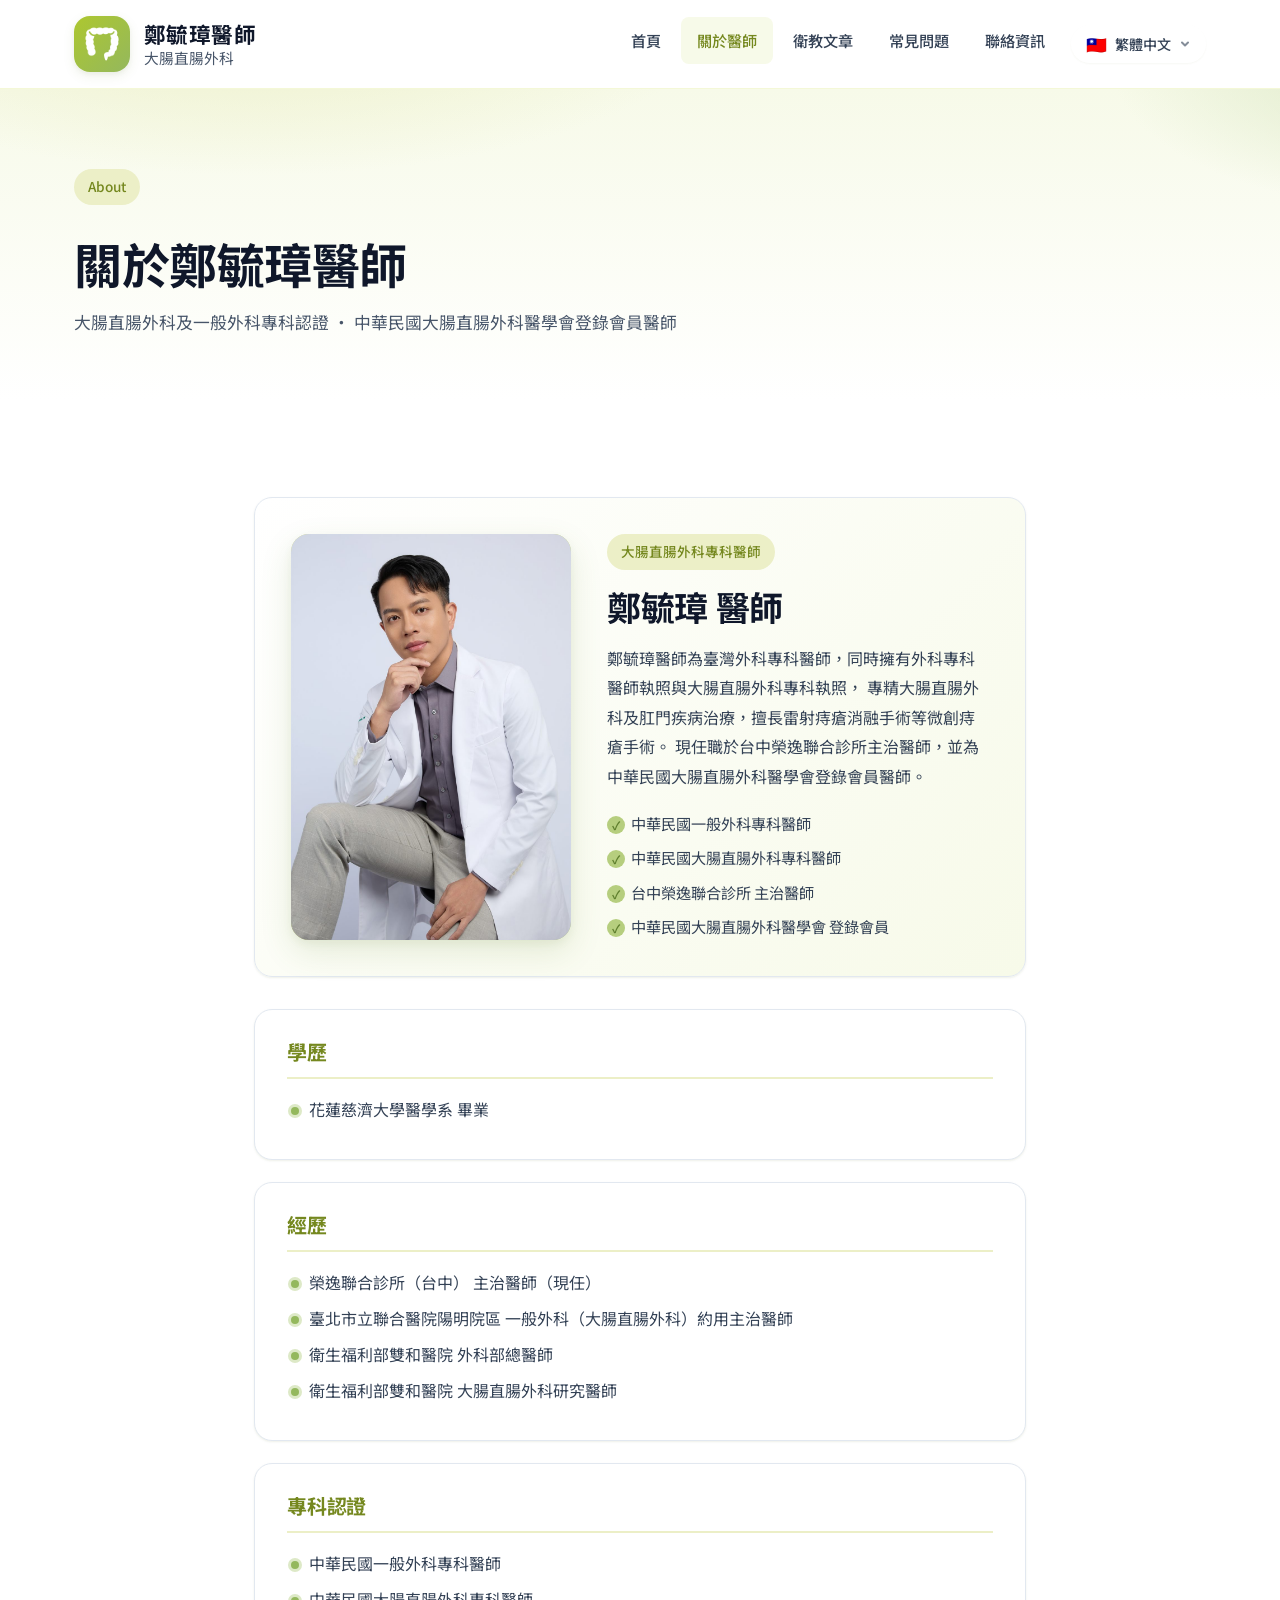
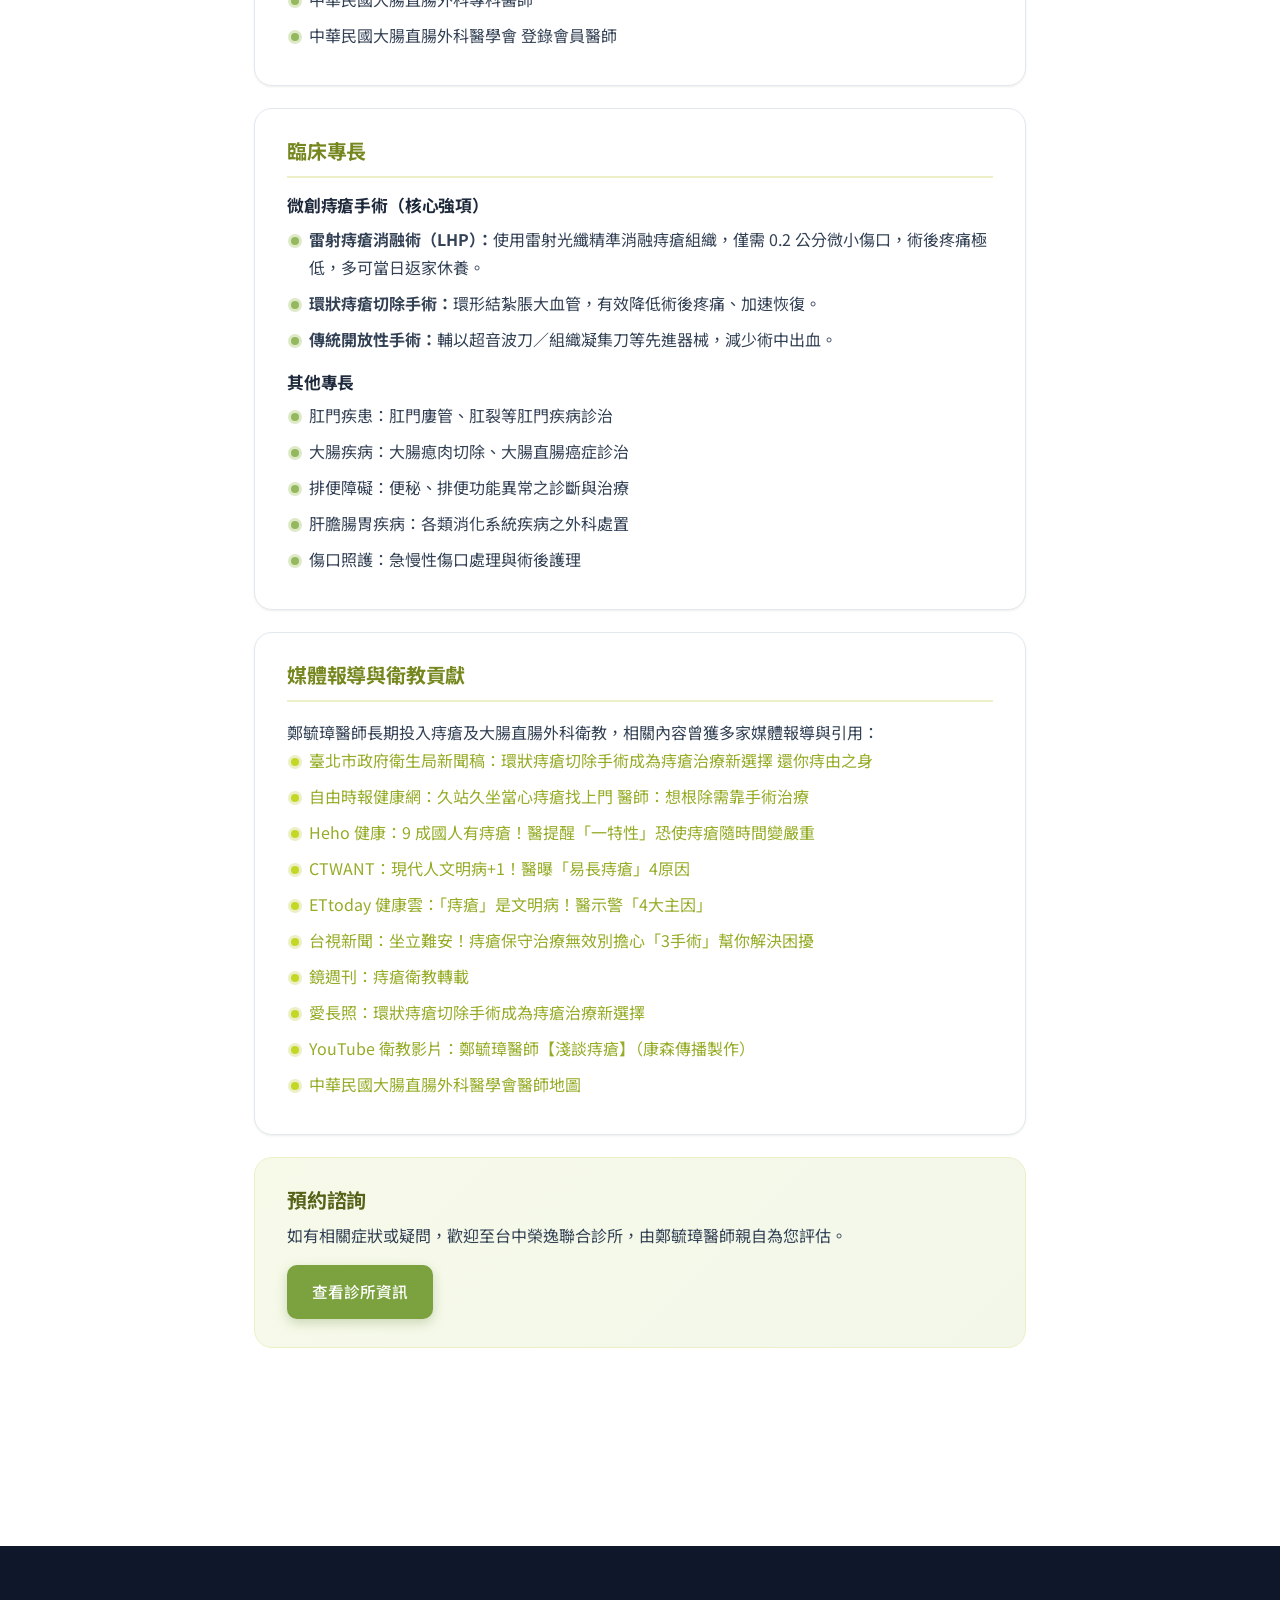
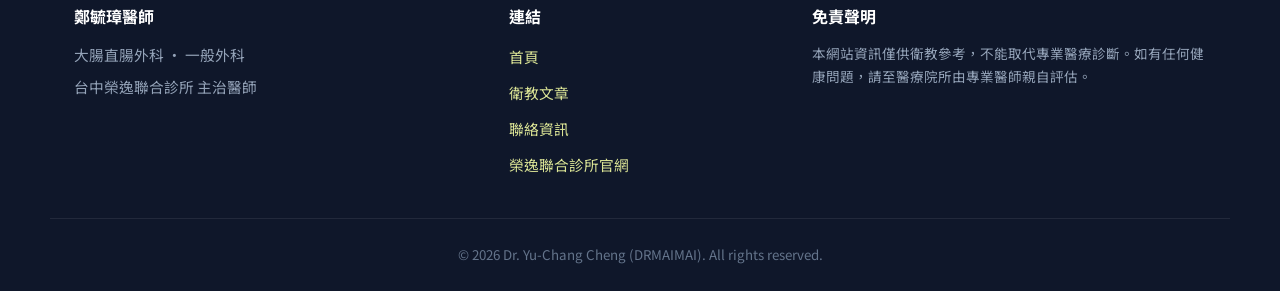
<file: about.html>
<!DOCTYPE html>
<html lang="zh-Hant">
<head>
  <meta charset="UTF-8" />
  <meta name="viewport" content="width=device-width, initial-scale=1.0" />
  <title>關於鄭毓璋醫師（DRMAIMAI）｜大腸直腸外科專科醫師</title>
  <meta name="description" content="鄭毓璋醫師（Dr. Yu-Chang Cheng, DRMAIMAI），花蓮慈濟大學醫學系畢業，中華民國一般外科及大腸直腸外科專科認證，現任台中榮逸聯合診所主治醫師，專精雷射痔瘡消融術（LHP）等微創痔瘡手術，多次受邀媒體衛教報導。" />
  <meta name="keywords" content="鄭毓璋醫師,大腸直腸外科專科醫師,榮逸聯合診所,雷射痔瘡消融術,微創痔瘡手術" />
  <meta name="author" content="鄭毓璋醫師" />
  <meta name="robots" content="index,follow,max-image-preview:large" />
  <link rel="canonical" href="https://dr-maimai-yc-c-blog.vercel.app/about" />

  <meta property="og:title" content="關於鄭毓璋醫師｜大腸直腸外科專科醫師" />
  <meta property="og:description" content="花蓮慈濟大學醫學系畢業、專科認證、台中榮逸聯合診所主治醫師，專精微創痔瘡手術。" />
  <meta property="og:type" content="profile" />
  <meta property="og:locale" content="zh_TW" />
  <meta property="og:url" content="https://dr-maimai-yc-c-blog.vercel.app/about" />
  <meta property="og:image" content="https://dr-maimai-yc-c-blog.vercel.app/assets/images/og-image.jpg" />
  <meta property="og:site_name" content="鄭毓璋醫師衛教專欄" />

  <meta name="twitter:card" content="summary_large_image" />
  <meta name="twitter:title" content="關於鄭毓璋醫師" />
  <meta name="twitter:description" content="大腸直腸外科及一般外科專科認證 ・ 台中榮逸聯合診所主治醫師" />
  <meta name="twitter:image" content="https://dr-maimai-yc-c-blog.vercel.app/assets/images/og-image.jpg" />

  <link rel="preconnect" href="https://fonts.googleapis.com" />
  <link rel="preconnect" href="https://fonts.gstatic.com" crossorigin />
  <link href="https://fonts.googleapis.com/css2?family=Noto+Sans+TC:wght@300;400;500;700&display=swap" rel="stylesheet" />
  <link rel="stylesheet" href="assets/css/style.css" />

  <script type="application/ld+json">
  {
    "@context": "https://schema.org",
    "@graph": [
      {
        "@type": "ProfilePage",
        "@id": "https://dr-maimai-yc-c-blog.vercel.app/about#profile",
        "url": "https://dr-maimai-yc-c-blog.vercel.app/about",
        "name": "關於鄭毓璋醫師",
        "inLanguage": "zh-Hant",
        "mainEntity": { "@id": "https://dr-maimai-yc-c-blog.vercel.app/#zheng-yu-zhang" },
        "about": { "@id": "https://dr-maimai-yc-c-blog.vercel.app/#zheng-yu-zhang" }
      },
      {
        "@type": ["Physician", "Person"],
        "@id": "https://dr-maimai-yc-c-blog.vercel.app/#zheng-yu-zhang",
        "name": "鄭毓璋",
        "alternateName": ["鄭毓璋醫師", "Dr. Yu-Chang Cheng", "Dr. Zheng Yu-Zhang", "DRMAIMAI"],
        "givenName": "毓璋",
        "familyName": "鄭",
        "image": "https://dr-maimai-yc-c-blog.vercel.app/assets/images/dr-zheng.jpg",
        "jobTitle": "大腸直腸外科專科醫師",
        "description": "鄭毓璋醫師為臺灣外科專科醫師，同時擁有外科專科醫師執照與大腸直腸外科專科執照，專精大腸直腸外科及肛門疾病治療。",
        "knowsLanguage": ["zh-Hant", "en"],
        "nationality": { "@type": "Country", "name": "Taiwan" },
        "medicalSpecialty": ["大腸直腸外科", "一般外科", "微創痔瘡手術"],
        "alumniOf": {
          "@type": "CollegeOrUniversity",
          "name": "慈濟大學",
          "address": { "@type": "PostalAddress", "addressLocality": "花蓮", "addressCountry": "TW" }
        },
        "worksFor": {
          "@type": "MedicalClinic",
          "name": "榮逸聯合診所",
          "url": "https://rong-yi.com.tw",
          "address": { "@type": "PostalAddress", "addressLocality": "台中市大雅區", "addressCountry": "TW" }
        },
        "url": "https://dr-maimai-yc-c-blog.vercel.app/about",
        "sameAs": [
          "https://rong-yi.com.tw/team",
          "https://www.crs.org.tw/zh-tw/map",
          "https://www.youtube.com/watch?v=z7JsXWDCQJg",
          "https://health.gov.taipei/News_Content.aspx?n=4F01EBDF8F61F315&sms=72544237BBE4C5F6&s=62227CDD9274F1FD",
          "https://health.ltn.com.tw/article/breakingnews/4586172",
          "https://heho.com.tw/archives/319506",
          "https://www.ctwant.com/article/320063/",
          "https://health.ettoday.net/news/2688939",
          "https://news.ttv.com.tw/news/11303030001800W",
          "https://www.mirrormedia.mg/external/tvbs_2403035",
          "https://news.pchome.com.tw/healthcare/heho/20240910/index-72598036751136323012.html",
          "https://www.ilong-termcare.com/articles/VmLW",
          "https://www.my-formosa.com.tw/DOC_204009.htm"
        ]
      },
      {
        "@type": "BreadcrumbList",
        "itemListElement": [
          { "@type": "ListItem", "position": 1, "name": "首頁", "item": "https://dr-maimai-yc-c-blog.vercel.app/" },
          { "@type": "ListItem", "position": 2, "name": "關於鄭毓璋醫師" }
        ]
      }
    ]
  }
  </script>
</head>
<body>
  <header class="site-header">
    <div class="container header-inner">
      <a href="index.html" class="brand">
        <span class="brand-mark" aria-hidden="true">
          <img src="/assets/images/colon-icon.png" alt="大腸圖示" width="28" height="28" />
        </span>
        <span class="brand-text"><strong>鄭毓璋醫師</strong><small>大腸直腸外科</small></span>
      </a>
      <nav class="site-nav" aria-label="主選單">
        <button class="nav-toggle" aria-label="開啟選單" aria-expanded="false"><span></span><span></span><span></span></button>
        <ul class="nav-list">
          <li><a href="index.html">首頁</a></li>
          <li><a href="about.html" class="active">關於醫師</a></li>
          <li><a href="blog.html">衛教文章</a></li>
          <li><a href="faq.html">常見問題</a></li>
          <li><a href="contact.html">聯絡資訊</a></li>
        </ul>
        <div class="lang-switcher" data-lang-switcher>
          <button type="button" class="lang-button" aria-haspopup="listbox" aria-expanded="false" aria-label="切換語言 / Switch language">
            <span class="lang-flag">🇹🇼</span>
            <span class="lang-name-short">中文</span>
            <svg class="lang-chevron" viewBox="0 0 12 12" fill="none" stroke="currentColor" stroke-width="2" stroke-linecap="round" stroke-linejoin="round"><path d="M3 4.5L6 7.5L9 4.5"/></svg>
          </button>
          <div class="lang-menu" role="listbox" aria-label="可選語言">
            <button type="button" class="lang-option is-current" data-lang="zh-TW" role="option"><span class="lang-flag">🇹🇼</span><span class="lang-name">繁體中文</span></button>
            <button type="button" class="lang-option" data-lang="en"    role="option"><span class="lang-flag">🇺🇸</span><span class="lang-name">English</span><span class="lang-native">English</span></button>
            <button type="button" class="lang-option" data-lang="ja"    role="option"><span class="lang-flag">🇯🇵</span><span class="lang-name">日本語</span><span class="lang-native">Japanese</span></button>
            <button type="button" class="lang-option" data-lang="ko"    role="option"><span class="lang-flag">🇰🇷</span><span class="lang-name">한국어</span><span class="lang-native">Korean</span></button>
            <button type="button" class="lang-option" data-lang="vi"    role="option"><span class="lang-flag">🇻🇳</span><span class="lang-name">Tiếng Việt</span><span class="lang-native">Vietnamese</span></button>
            <button type="button" class="lang-option" data-lang="zh-CN" role="option"><span class="lang-flag">🇨🇳</span><span class="lang-name">简体中文</span></button>
          </div>
        </div>
        <div id="google_translate_element" aria-hidden="true"></div>
      </nav>
    </div>
  </header>

  <main>
    <section class="page-hero">
      <div class="container">
        <span class="hero-tag">About</span>
        <h1>關於鄭毓璋醫師</h1>
        <p class="lead">大腸直腸外科及一般外科專科認證 ・ 中華民國大腸直腸外科醫學會登錄會員醫師</p>
      </div>
    </section>

    <section class="section">
      <div class="container narrow">
        <div class="bio-card bio-card-with-photo">
          <figure class="bio-photo">
            <img src="assets/images/dr-zheng.jpg" alt="鄭毓璋醫師" loading="lazy" />
          </figure>
          <div class="bio-info">
            <span class="bio-tag">大腸直腸外科專科醫師</span>
            <h2>鄭毓璋 醫師</h2>
            <p class="bio-lead">
              鄭毓璋醫師為臺灣外科專科醫師，同時擁有外科專科醫師執照與大腸直腸外科專科執照，
              專精大腸直腸外科及肛門疾病治療，擅長雷射痔瘡消融手術等微創痔瘡手術。
              現任職於台中榮逸聯合診所主治醫師，並為中華民國大腸直腸外科醫學會登錄會員醫師。
            </p>
            <ul class="bio-quick">
              <li>中華民國一般外科專科醫師</li>
              <li>中華民國大腸直腸外科專科醫師</li>
              <li>台中榮逸聯合診所 主治醫師</li>
              <li>中華民國大腸直腸外科醫學會 登錄會員</li>
            </ul>
          </div>
        </div>

        <div class="info-block">
          <h3>學歷</h3>
          <ul class="bullets">
            <li>花蓮慈濟大學醫學系 畢業</li>
          </ul>
        </div>

        <div class="info-block">
          <h3>經歷</h3>
          <ul class="bullets">
            <li>榮逸聯合診所（台中） 主治醫師（現任）</li>
            <li>臺北市立聯合醫院陽明院區 一般外科（大腸直腸外科）約用主治醫師</li>
            <li>衛生福利部雙和醫院 外科部總醫師</li>
            <li>衛生福利部雙和醫院 大腸直腸外科研究醫師</li>
          </ul>
        </div>

        <div class="info-block">
          <h3>專科認證</h3>
          <ul class="bullets">
            <li>中華民國一般外科專科醫師</li>
            <li>中華民國大腸直腸外科專科醫師</li>
            <li>中華民國大腸直腸外科醫學會 登錄會員醫師</li>
          </ul>
        </div>

        <div class="info-block">
          <h3>臨床專長</h3>
          <h4>微創痔瘡手術（核心強項）</h4>
          <ul class="bullets">
            <li><strong>雷射痔瘡消融術（LHP）：</strong>使用雷射光纖精準消融痔瘡組織，僅需 0.2 公分微小傷口，術後疼痛極低，多可當日返家休養。</li>
            <li><strong>環狀痔瘡切除手術：</strong>環形結紮脹大血管，有效降低術後疼痛、加速恢復。</li>
            <li><strong>傳統開放性手術：</strong>輔以超音波刀／組織凝集刀等先進器械，減少術中出血。</li>
          </ul>
          <h4>其他專長</h4>
          <ul class="bullets">
            <li>肛門疾患：肛門廔管、肛裂等肛門疾病診治</li>
            <li>大腸疾病：大腸瘜肉切除、大腸直腸癌症診治</li>
            <li>排便障礙：便秘、排便功能異常之診斷與治療</li>
            <li>肝膽腸胃疾病：各類消化系統疾病之外科處置</li>
            <li>傷口照護：急慢性傷口處理與術後護理</li>
          </ul>
        </div>

        <div class="info-block">
          <h3>媒體報導與衛教貢獻</h3>
          <p>鄭毓璋醫師長期投入痔瘡及大腸直腸外科衛教，相關內容曾獲多家媒體報導與引用：</p>
          <ul class="bullets media-list">
            <li><a href="https://health.gov.taipei/News_Content.aspx?n=4F01EBDF8F61F315&sms=72544237BBE4C5F6&s=62227CDD9274F1FD" target="_blank" rel="noopener">臺北市政府衛生局新聞稿：環狀痔瘡切除手術成為痔瘡治療新選擇 還你痔由之身</a></li>
            <li><a href="https://health.ltn.com.tw/article/breakingnews/4586172" target="_blank" rel="noopener">自由時報健康網：久站久坐當心痔瘡找上門 醫師：想根除需靠手術治療</a></li>
            <li><a href="https://heho.com.tw/archives/319506" target="_blank" rel="noopener">Heho 健康：9 成國人有痔瘡！醫提醒「一特性」恐使痔瘡隨時間變嚴重</a></li>
            <li><a href="https://www.ctwant.com/article/320063/" target="_blank" rel="noopener">CTWANT：現代人文明病+1！醫曝「易長痔瘡」4原因</a></li>
            <li><a href="https://health.ettoday.net/news/2688939" target="_blank" rel="noopener">ETtoday 健康雲：「痔瘡」是文明病！醫示警「4大主因」</a></li>
            <li><a href="https://news.ttv.com.tw/news/11303030001800W" target="_blank" rel="noopener">台視新聞：坐立難安！痔瘡保守治療無效別擔心「3手術」幫你解決困擾</a></li>
            <li><a href="https://www.mirrormedia.mg/external/tvbs_2403035" target="_blank" rel="noopener">鏡週刊：痔瘡衛教轉載</a></li>
            <li><a href="https://www.ilong-termcare.com/articles/VmLW" target="_blank" rel="noopener">愛長照：環狀痔瘡切除手術成為痔瘡治療新選擇</a></li>
            <li><a href="https://www.youtube.com/watch?v=z7JsXWDCQJg" target="_blank" rel="noopener">YouTube 衛教影片：鄭毓璋醫師【淺談痔瘡】（康森傳播製作）</a></li>
            <li><a href="https://www.crs.org.tw/zh-tw/map" target="_blank" rel="noopener">中華民國大腸直腸外科醫學會醫師地圖</a></li>
          </ul>
        </div>

        <div class="cta-card">
          <h3>預約諮詢</h3>
          <p>如有相關症狀或疑問，歡迎至台中榮逸聯合診所，由鄭毓璋醫師親自為您評估。</p>
          <a href="contact.html" class="btn btn-primary">查看診所資訊</a>
        </div>
      </div>
    </section>
  </main>

  <footer class="site-footer">
    <div class="container footer-grid">
      <div>
        <strong>鄭毓璋醫師</strong>
        <p>大腸直腸外科 ・ 一般外科</p>
        <p>台中榮逸聯合診所 主治醫師</p>
      </div>
      <div>
        <strong>連結</strong>
        <ul>
          <li><a href="index.html">首頁</a></li>
          <li><a href="blog.html">衛教文章</a></li>
          <li><a href="contact.html">聯絡資訊</a></li>
          <li><a href="https://rong-yi.com.tw" target="_blank" rel="noopener">榮逸聯合診所官網</a></li>
        </ul>
      </div>
      <div>
        <strong>免責聲明</strong>
        <p class="footer-note">本網站資訊僅供衛教參考，不能取代專業醫療診斷。如有任何健康問題，請至醫療院所由專業醫師親自評估。</p>
      </div>
    </div>
    <div class="container footer-bottom">
      <small>© <span id="year"></span> Dr. Yu-Chang Cheng (DRMAIMAI). All rights reserved.</small>
    </div>
  </footer>

  <script src="assets/js/main.js"></script>

  <script type="text/javascript">
    function googleTranslateElementInit() {
      new google.translate.TranslateElement({
        pageLanguage: 'zh-TW',
        includedLanguages: 'en,vi,ja,ko,zh-CN',
        layout: google.translate.TranslateElement.InlineLayout.SIMPLE,
        autoDisplay: false
      }, 'google_translate_element');
    }
  </script>
  <script type="text/javascript" src="//translate.google.com/translate_a/element.js?cb=googleTranslateElementInit" async></script>
</body>
</html>
</file>
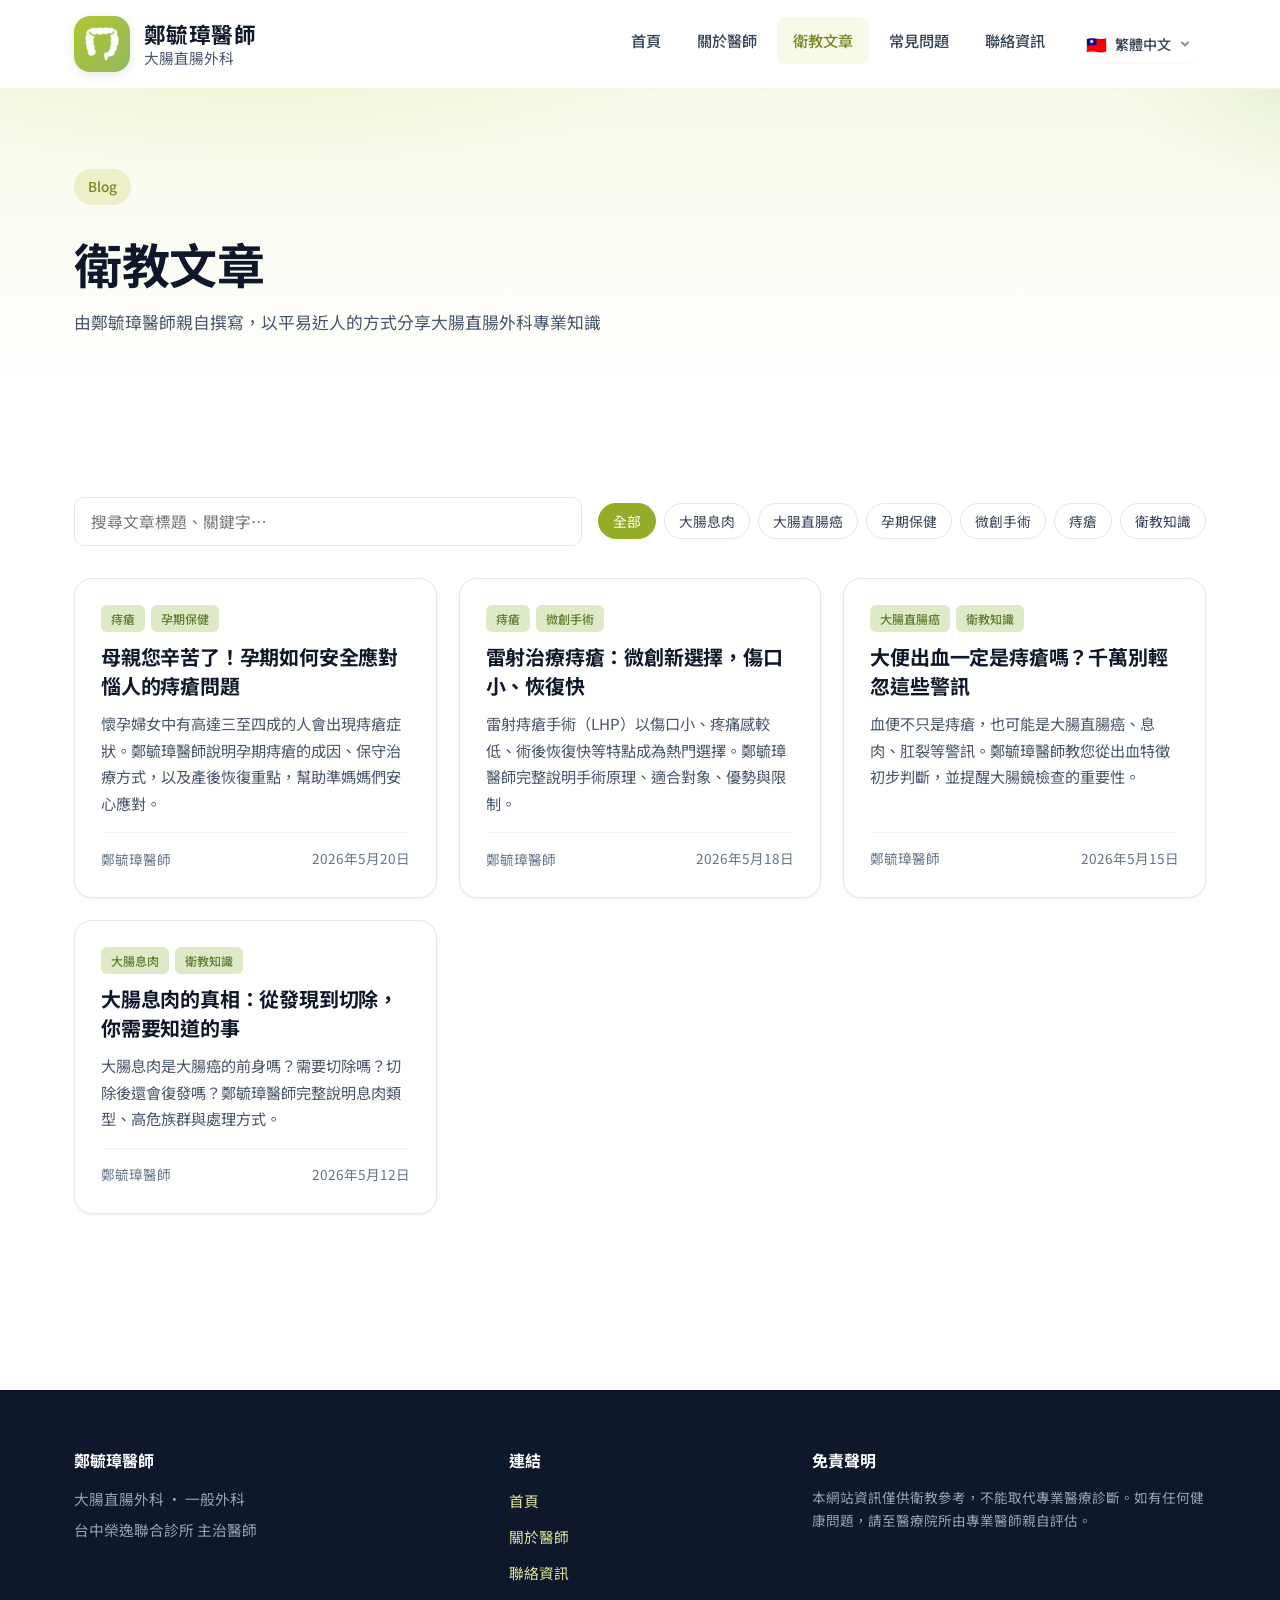
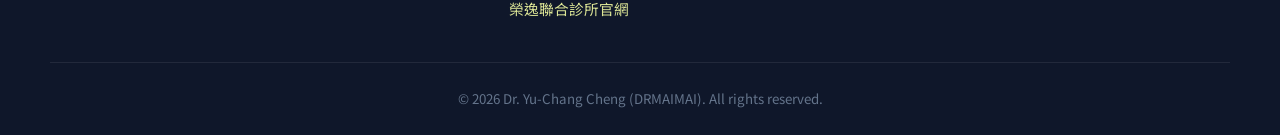
<file: blog.html>
<!DOCTYPE html>
<html lang="zh-Hant">
<head>
  <meta charset="UTF-8" />
  <meta name="viewport" content="width=device-width, initial-scale=1.0" />
  <title>鄭毓璋醫師衛教文章｜大腸直腸外科專欄｜DRMAIMAI</title>
  <meta name="description" content="鄭毓璋醫師（Dr. Yu-Chang Cheng, DRMAIMAI）親撰衛教文章，涵蓋痔瘡治療、雷射痔瘡消融術、大腸瘜肉、便秘、排便障礙、孕期痔瘡、血便警訊等大腸直腸外科專業知識。" />
  <meta name="keywords" content="鄭毓璋醫師,衛教文章,痔瘡治療,雷射痔瘡消融術,大腸直腸外科,榮逸聯合診所" />
  <meta name="author" content="鄭毓璋醫師" />
  <meta name="robots" content="index,follow,max-image-preview:large" />
  <link rel="canonical" href="https://dr-maimai-yc-c-blog.vercel.app/blog" />

  <meta property="og:title" content="衛教文章｜鄭毓璋醫師" />
  <meta property="og:description" content="鄭毓璋醫師親撰衛教文章，包含痔瘡治療、雷射痔瘡消融術、大腸瘜肉、便秘、排便障礙等專業知識。" />
  <meta property="og:type" content="website" />
  <meta property="og:locale" content="zh_TW" />
  <meta property="og:url" content="https://dr-maimai-yc-c-blog.vercel.app/blog" />
  <meta property="og:image" content="https://dr-maimai-yc-c-blog.vercel.app/assets/images/og-image.jpg" />
  <meta property="og:site_name" content="鄭毓璋醫師衛教專欄" />

  <meta name="twitter:card" content="summary_large_image" />
  <meta name="twitter:title" content="衛教文章｜鄭毓璋醫師" />
  <meta name="twitter:description" content="鄭毓璋醫師親撰大腸直腸外科衛教文章" />
  <meta name="twitter:image" content="https://dr-maimai-yc-c-blog.vercel.app/assets/images/og-image.jpg" />

  <link rel="preconnect" href="https://fonts.googleapis.com" />
  <link rel="preconnect" href="https://fonts.gstatic.com" crossorigin />
  <link href="https://fonts.googleapis.com/css2?family=Noto+Sans+TC:wght@300;400;500;700&display=swap" rel="stylesheet" />
  <link rel="stylesheet" href="assets/css/style.css" />
</head>
<body>
  <header class="site-header">
    <div class="container header-inner">
      <a href="index.html" class="brand">
        <span class="brand-mark" aria-hidden="true">
          <img src="/assets/images/colon-icon.png" alt="大腸圖示" width="28" height="28" />
        </span>
        <span class="brand-text"><strong>鄭毓璋醫師</strong><small>大腸直腸外科</small></span>
      </a>
      <nav class="site-nav" aria-label="主選單">
        <button class="nav-toggle" aria-label="開啟選單" aria-expanded="false"><span></span><span></span><span></span></button>
        <ul class="nav-list">
          <li><a href="index.html">首頁</a></li>
          <li><a href="about.html">關於醫師</a></li>
          <li><a href="blog.html" class="active">衛教文章</a></li>
          <li><a href="faq.html">常見問題</a></li>
          <li><a href="contact.html">聯絡資訊</a></li>
        </ul>
        <div class="lang-switcher" data-lang-switcher>
          <button type="button" class="lang-button" aria-haspopup="listbox" aria-expanded="false" aria-label="切換語言 / Switch language">
            <span class="lang-flag">🇹🇼</span>
            <span class="lang-name-short">中文</span>
            <svg class="lang-chevron" viewBox="0 0 12 12" fill="none" stroke="currentColor" stroke-width="2" stroke-linecap="round" stroke-linejoin="round"><path d="M3 4.5L6 7.5L9 4.5"/></svg>
          </button>
          <div class="lang-menu" role="listbox" aria-label="可選語言">
            <button type="button" class="lang-option is-current" data-lang="zh-TW" role="option"><span class="lang-flag">🇹🇼</span><span class="lang-name">繁體中文</span></button>
            <button type="button" class="lang-option" data-lang="en"    role="option"><span class="lang-flag">🇺🇸</span><span class="lang-name">English</span><span class="lang-native">English</span></button>
            <button type="button" class="lang-option" data-lang="ja"    role="option"><span class="lang-flag">🇯🇵</span><span class="lang-name">日本語</span><span class="lang-native">Japanese</span></button>
            <button type="button" class="lang-option" data-lang="ko"    role="option"><span class="lang-flag">🇰🇷</span><span class="lang-name">한국어</span><span class="lang-native">Korean</span></button>
            <button type="button" class="lang-option" data-lang="vi"    role="option"><span class="lang-flag">🇻🇳</span><span class="lang-name">Tiếng Việt</span><span class="lang-native">Vietnamese</span></button>
            <button type="button" class="lang-option" data-lang="zh-CN" role="option"><span class="lang-flag">🇨🇳</span><span class="lang-name">简体中文</span></button>
          </div>
        </div>
        <div id="google_translate_element" aria-hidden="true"></div>
      </nav>
    </div>
  </header>

  <main>
    <section class="page-hero">
      <div class="container">
        <span class="hero-tag">Blog</span>
        <h1>衛教文章</h1>
        <p class="lead">由鄭毓璋醫師親自撰寫，以平易近人的方式分享大腸直腸外科專業知識</p>
      </div>
    </section>

    <section class="section">
      <div class="container">
        <div class="blog-toolbar">
          <div class="search-box">
            <input type="search" id="post-search" placeholder="搜尋文章標題、關鍵字…" aria-label="搜尋文章" />
          </div>
          <div class="tag-filter" id="tag-filter" aria-label="分類篩選"></div>
        </div>
        <div id="all-posts" class="grid-cards posts-grid">
          <p class="loading">載入文章列表中…</p>
        </div>
      </div>
    </section>
  </main>

  <footer class="site-footer">
    <div class="container footer-grid">
      <div>
        <strong>鄭毓璋醫師</strong>
        <p>大腸直腸外科 ・ 一般外科</p>
        <p>台中榮逸聯合診所 主治醫師</p>
      </div>
      <div>
        <strong>連結</strong>
        <ul>
          <li><a href="index.html">首頁</a></li>
          <li><a href="about.html">關於醫師</a></li>
          <li><a href="contact.html">聯絡資訊</a></li>
          <li><a href="https://rong-yi.com.tw" target="_blank" rel="noopener">榮逸聯合診所官網</a></li>
        </ul>
      </div>
      <div>
        <strong>免責聲明</strong>
        <p class="footer-note">本網站資訊僅供衛教參考，不能取代專業醫療診斷。如有任何健康問題，請至醫療院所由專業醫師親自評估。</p>
      </div>
    </div>
    <div class="container footer-bottom">
      <small>© <span id="year"></span> Dr. Yu-Chang Cheng (DRMAIMAI). All rights reserved.</small>
    </div>
  </footer>

  <script src="assets/js/main.js"></script>
  <script>
    document.addEventListener('DOMContentLoaded', () => {
      if (typeof renderAllPosts === 'function') renderAllPosts('all-posts', 'post-search', 'tag-filter');
    });
  </script>

  <script type="text/javascript">
    function googleTranslateElementInit() {
      new google.translate.TranslateElement({
        pageLanguage: 'zh-TW',
        includedLanguages: 'en,vi,ja,ko,zh-CN',
        layout: google.translate.TranslateElement.InlineLayout.SIMPLE,
        autoDisplay: false
      }, 'google_translate_element');
    }
  </script>
  <script type="text/javascript" src="//translate.google.com/translate_a/element.js?cb=googleTranslateElementInit" async></script>
</body>
</html>
</file>
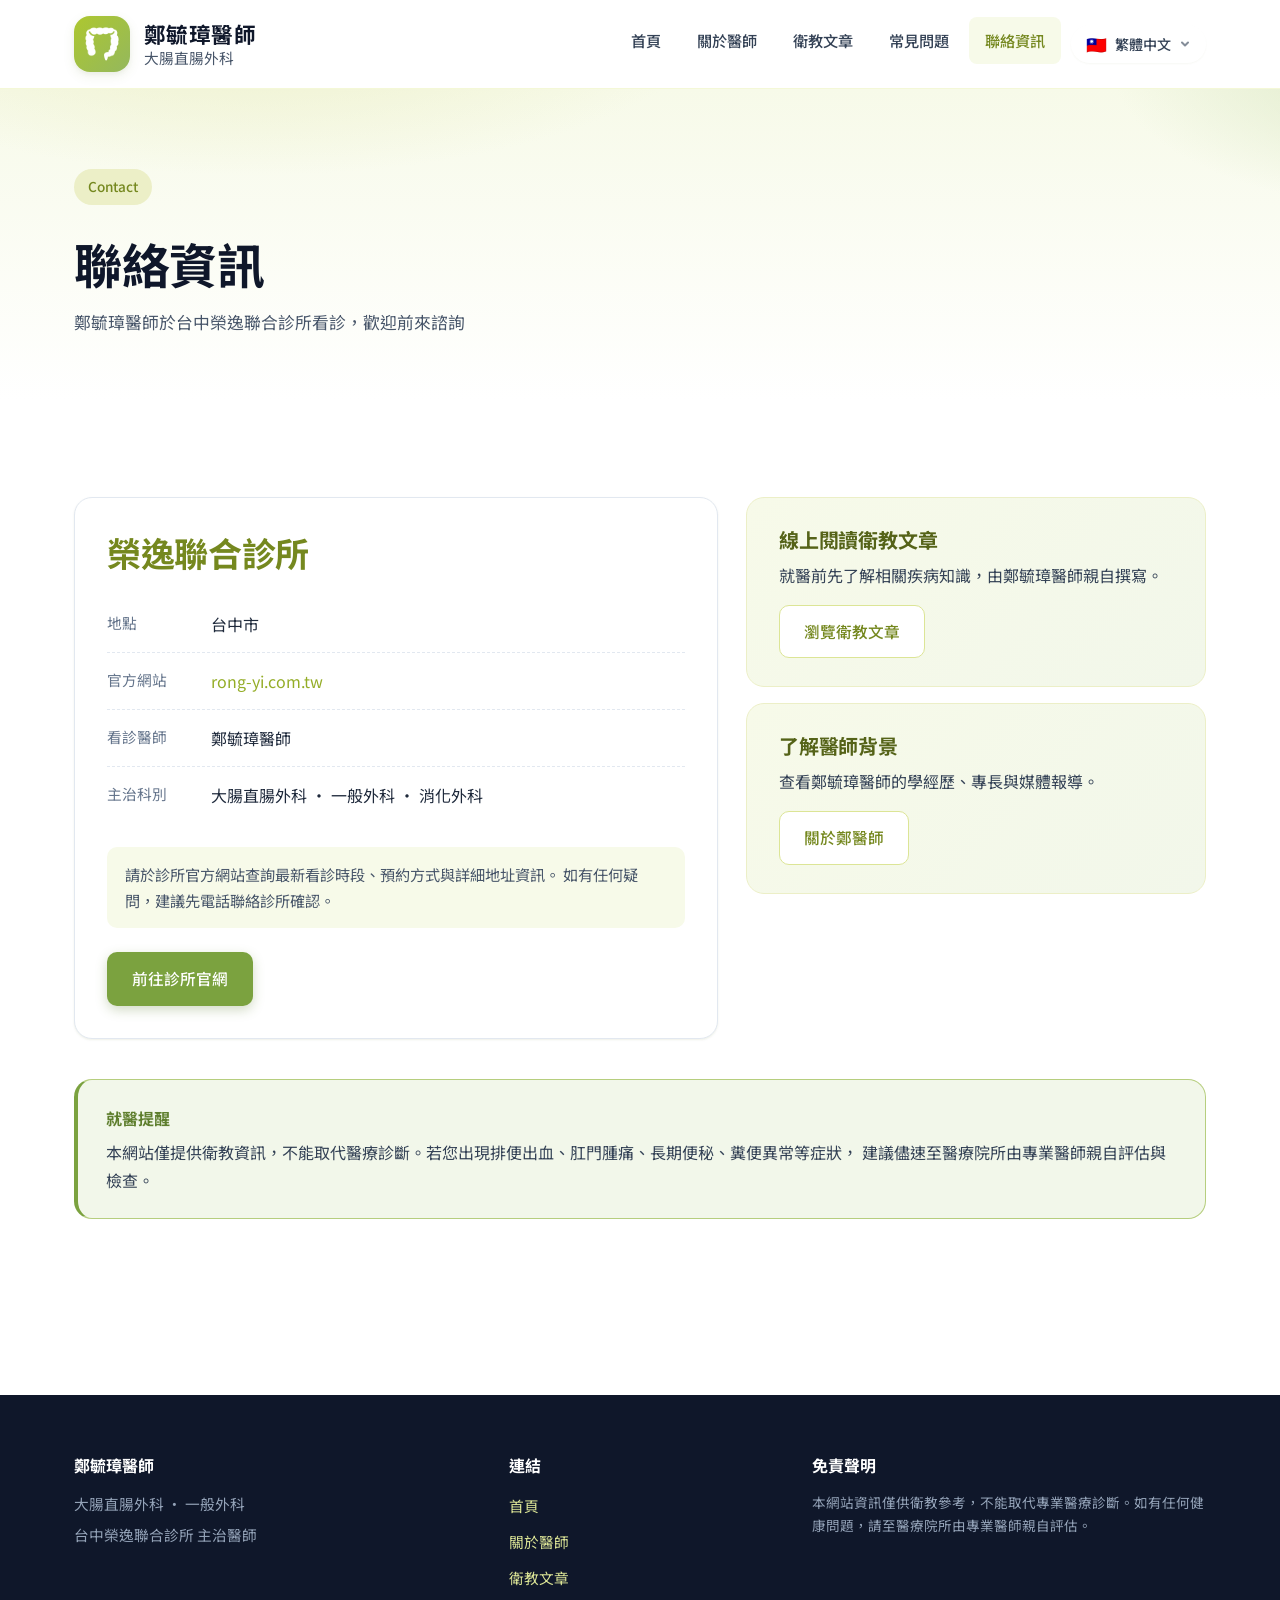
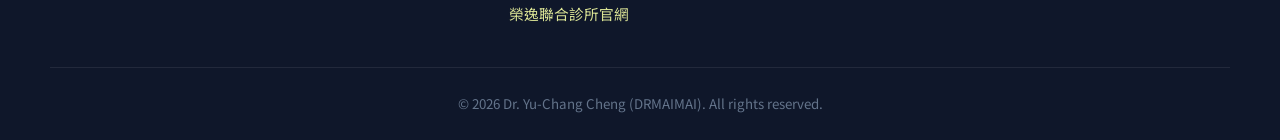
<file: contact.html>
<!DOCTYPE html>
<html lang="zh-Hant">
<head>
  <meta charset="UTF-8" />
  <meta name="viewport" content="width=device-width, initial-scale=1.0" />
  <title>聯絡鄭毓璋醫師｜榮逸聯合診所看診資訊｜DRMAIMAI</title>
  <meta name="description" content="鄭毓璋醫師（Dr. Yu-Chang Cheng, DRMAIMAI）於台中市大雅區榮逸聯合診所看診。查看診所地址、看診時間與聯絡方式，由大腸直腸外科專科醫師親自評估。" />
  <meta name="keywords" content="鄭毓璋醫師,榮逸聯合診所,台中大腸直腸外科,看診資訊,痔瘡治療台中" />
  <meta name="author" content="鄭毓璋醫師" />
  <meta name="robots" content="index,follow,max-image-preview:large" />
  <link rel="canonical" href="https://dr-maimai-yc-c-blog.vercel.app/contact" />

  <meta property="og:title" content="聯絡資訊｜鄭毓璋醫師 × 榮逸聯合診所" />
  <meta property="og:description" content="鄭毓璋醫師於台中榮逸聯合診所看診，歡迎前來諮詢" />
  <meta property="og:type" content="website" />
  <meta property="og:locale" content="zh_TW" />
  <meta property="og:url" content="https://dr-maimai-yc-c-blog.vercel.app/contact" />
  <meta property="og:image" content="https://dr-maimai-yc-c-blog.vercel.app/assets/images/og-image.jpg" />
  <meta property="og:site_name" content="鄭毓璋醫師衛教專欄" />

  <meta name="twitter:card" content="summary_large_image" />
  <meta name="twitter:title" content="聯絡資訊｜鄭毓璋醫師" />
  <meta name="twitter:description" content="鄭毓璋醫師於台中榮逸聯合診所看診" />
  <meta name="twitter:image" content="https://dr-maimai-yc-c-blog.vercel.app/assets/images/og-image.jpg" />

  <link rel="preconnect" href="https://fonts.googleapis.com" />
  <link rel="preconnect" href="https://fonts.gstatic.com" crossorigin />
  <link href="https://fonts.googleapis.com/css2?family=Noto+Sans+TC:wght@300;400;500;700&display=swap" rel="stylesheet" />
  <link rel="stylesheet" href="assets/css/style.css" />
</head>
<body>
  <header class="site-header">
    <div class="container header-inner">
      <a href="index.html" class="brand">
        <span class="brand-mark" aria-hidden="true">
          <img src="/assets/images/colon-icon.png" alt="大腸圖示" width="28" height="28" />
        </span>
        <span class="brand-text"><strong>鄭毓璋醫師</strong><small>大腸直腸外科</small></span>
      </a>
      <nav class="site-nav" aria-label="主選單">
        <button class="nav-toggle" aria-label="開啟選單" aria-expanded="false"><span></span><span></span><span></span></button>
        <ul class="nav-list">
          <li><a href="index.html">首頁</a></li>
          <li><a href="about.html">關於醫師</a></li>
          <li><a href="blog.html">衛教文章</a></li>
          <li><a href="faq.html">常見問題</a></li>
          <li><a href="contact.html" class="active">聯絡資訊</a></li>
        </ul>
        <div class="lang-switcher" data-lang-switcher>
          <button type="button" class="lang-button" aria-haspopup="listbox" aria-expanded="false" aria-label="切換語言 / Switch language">
            <span class="lang-flag">🇹🇼</span>
            <span class="lang-name-short">中文</span>
            <svg class="lang-chevron" viewBox="0 0 12 12" fill="none" stroke="currentColor" stroke-width="2" stroke-linecap="round" stroke-linejoin="round"><path d="M3 4.5L6 7.5L9 4.5"/></svg>
          </button>
          <div class="lang-menu" role="listbox" aria-label="可選語言">
            <button type="button" class="lang-option is-current" data-lang="zh-TW" role="option"><span class="lang-flag">🇹🇼</span><span class="lang-name">繁體中文</span></button>
            <button type="button" class="lang-option" data-lang="en"    role="option"><span class="lang-flag">🇺🇸</span><span class="lang-name">English</span><span class="lang-native">English</span></button>
            <button type="button" class="lang-option" data-lang="ja"    role="option"><span class="lang-flag">🇯🇵</span><span class="lang-name">日本語</span><span class="lang-native">Japanese</span></button>
            <button type="button" class="lang-option" data-lang="ko"    role="option"><span class="lang-flag">🇰🇷</span><span class="lang-name">한국어</span><span class="lang-native">Korean</span></button>
            <button type="button" class="lang-option" data-lang="vi"    role="option"><span class="lang-flag">🇻🇳</span><span class="lang-name">Tiếng Việt</span><span class="lang-native">Vietnamese</span></button>
            <button type="button" class="lang-option" data-lang="zh-CN" role="option"><span class="lang-flag">🇨🇳</span><span class="lang-name">简体中文</span></button>
          </div>
        </div>
        <div id="google_translate_element" aria-hidden="true"></div>
      </nav>
    </div>
  </header>

  <main>
    <section class="page-hero">
      <div class="container">
        <span class="hero-tag">Contact</span>
        <h1>聯絡資訊</h1>
        <p class="lead">鄭毓璋醫師於台中榮逸聯合診所看診，歡迎前來諮詢</p>
      </div>
    </section>

    <section class="section">
      <div class="container">
        <div class="contact-grid">
          <div class="contact-card">
            <h2>榮逸聯合診所</h2>
            <ul class="contact-list">
              <li>
                <span class="contact-label">地點</span>
                <span>台中市</span>
              </li>
              <li>
                <span class="contact-label">官方網站</span>
                <a href="https://rong-yi.com.tw" target="_blank" rel="noopener">rong-yi.com.tw</a>
              </li>
              <li>
                <span class="contact-label">看診醫師</span>
                <span>鄭毓璋醫師</span>
              </li>
              <li>
                <span class="contact-label">主治科別</span>
                <span>大腸直腸外科 ・ 一般外科 ・ 消化外科</span>
              </li>
            </ul>
            <p class="contact-note">
              請於診所官方網站查詢最新看診時段、預約方式與詳細地址資訊。
              如有任何疑問，建議先電話聯絡診所確認。
            </p>
            <a href="https://rong-yi.com.tw" target="_blank" rel="noopener" class="btn btn-primary">前往診所官網</a>
          </div>

          <div class="contact-side">
            <div class="cta-card">
              <h3>線上閱讀衛教文章</h3>
              <p>就醫前先了解相關疾病知識，由鄭毓璋醫師親自撰寫。</p>
              <a href="blog.html" class="btn btn-secondary">瀏覽衛教文章</a>
            </div>
            <div class="cta-card">
              <h3>了解醫師背景</h3>
              <p>查看鄭毓璋醫師的學經歷、專長與媒體報導。</p>
              <a href="about.html" class="btn btn-secondary">關於鄭醫師</a>
            </div>
          </div>
        </div>

        <div class="notice-box">
          <strong>就醫提醒</strong>
          <p>
            本網站僅提供衛教資訊，不能取代醫療診斷。若您出現排便出血、肛門腫痛、長期便秘、糞便異常等症狀，
            建議儘速至醫療院所由專業醫師親自評估與檢查。
          </p>
        </div>
      </div>
    </section>
  </main>

  <footer class="site-footer">
    <div class="container footer-grid">
      <div>
        <strong>鄭毓璋醫師</strong>
        <p>大腸直腸外科 ・ 一般外科</p>
        <p>台中榮逸聯合診所 主治醫師</p>
      </div>
      <div>
        <strong>連結</strong>
        <ul>
          <li><a href="index.html">首頁</a></li>
          <li><a href="about.html">關於醫師</a></li>
          <li><a href="blog.html">衛教文章</a></li>
          <li><a href="https://rong-yi.com.tw" target="_blank" rel="noopener">榮逸聯合診所官網</a></li>
        </ul>
      </div>
      <div>
        <strong>免責聲明</strong>
        <p class="footer-note">本網站資訊僅供衛教參考，不能取代專業醫療診斷。如有任何健康問題，請至醫療院所由專業醫師親自評估。</p>
      </div>
    </div>
    <div class="container footer-bottom">
      <small>© <span id="year"></span> Dr. Yu-Chang Cheng (DRMAIMAI). All rights reserved.</small>
    </div>
  </footer>

  <script src="assets/js/main.js"></script>

  <script type="text/javascript">
    function googleTranslateElementInit() {
      new google.translate.TranslateElement({
        pageLanguage: 'zh-TW',
        includedLanguages: 'en,vi,ja,ko,zh-CN',
        layout: google.translate.TranslateElement.InlineLayout.SIMPLE,
        autoDisplay: false
      }, 'google_translate_element');
    }
  </script>
  <script type="text/javascript" src="//translate.google.com/translate_a/element.js?cb=googleTranslateElementInit" async></script>
</body>
</html>
</file>
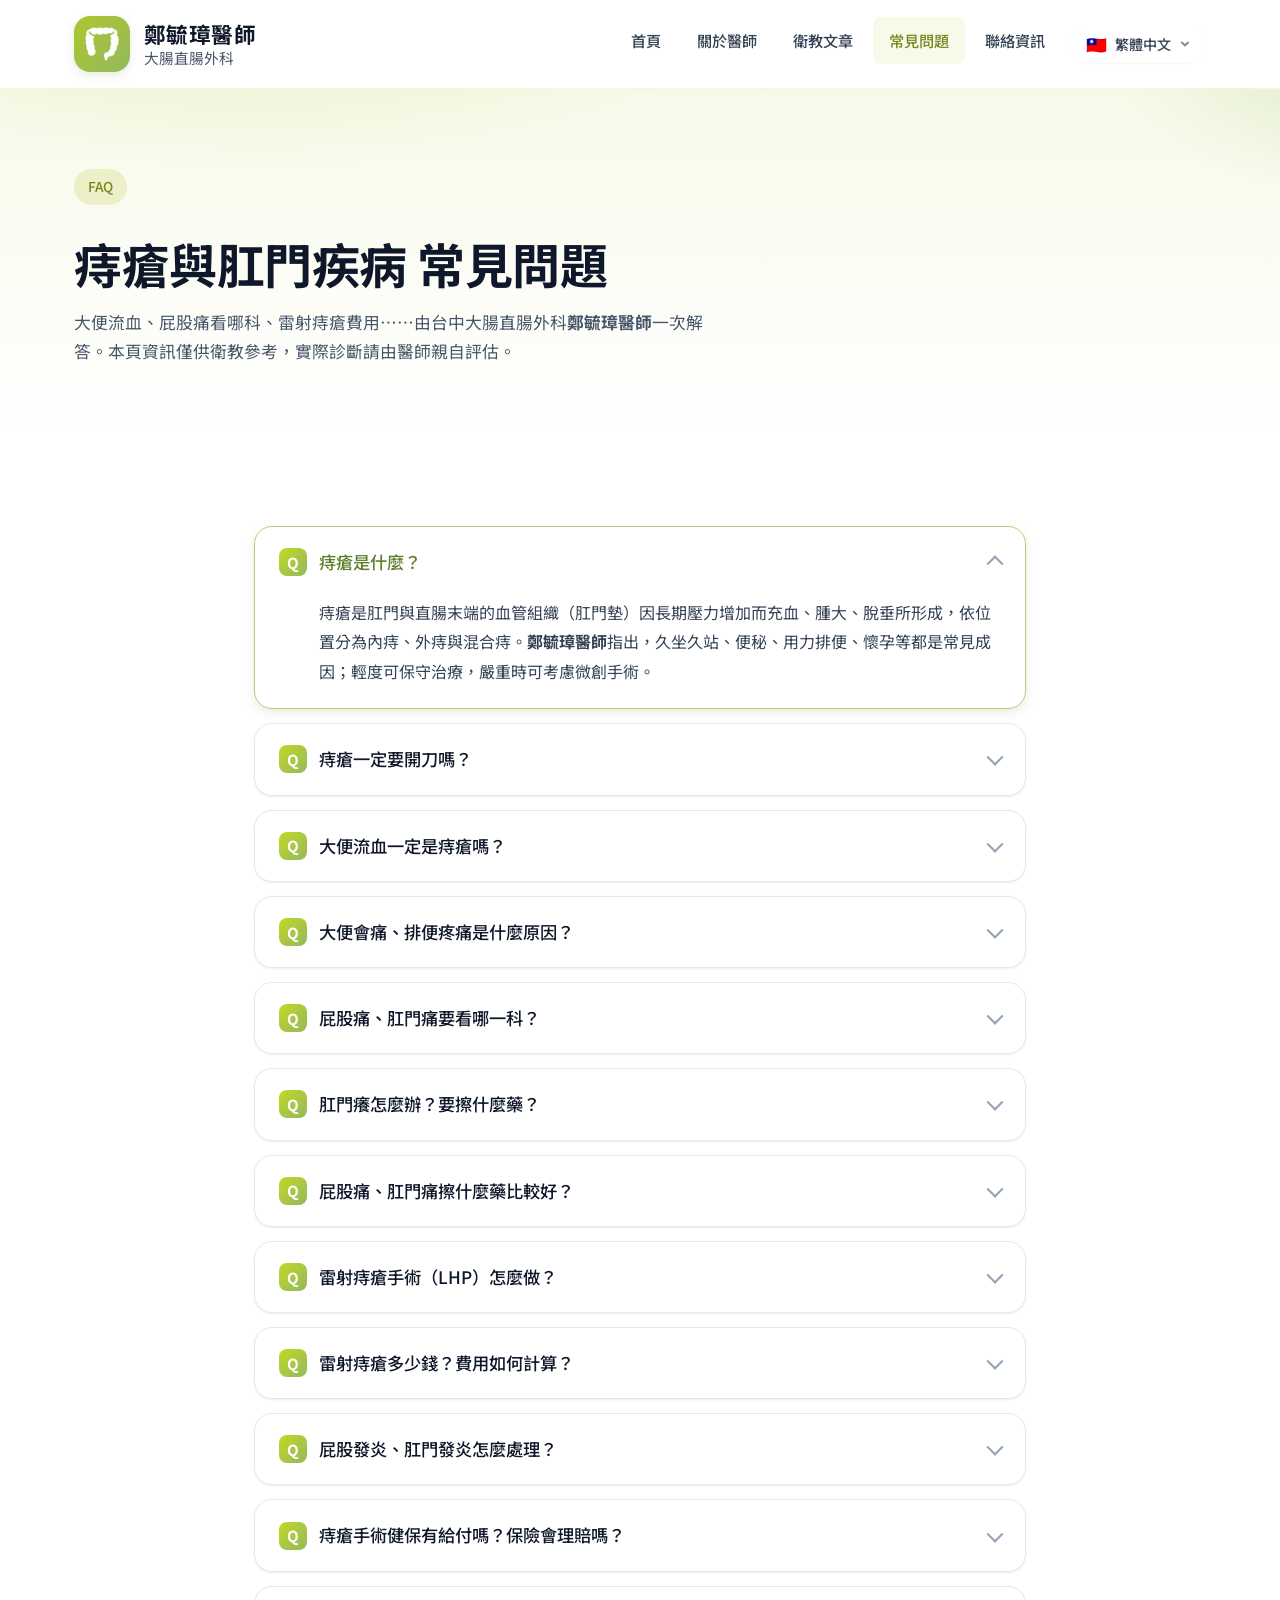
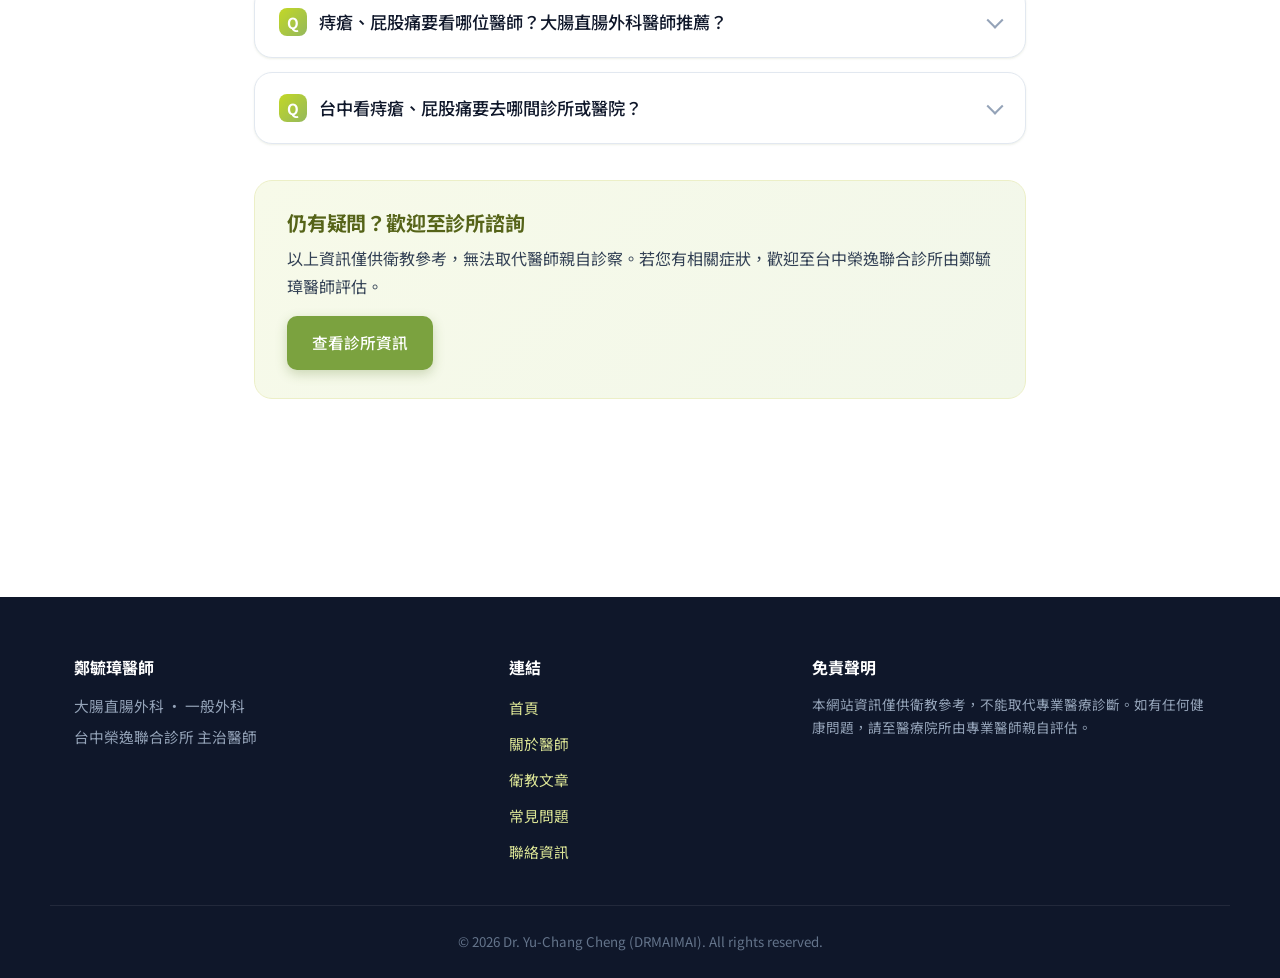
<file: faq.html>
<!DOCTYPE html>
<html lang="zh-Hant">
<head>
  <meta charset="UTF-8" />
  <meta name="viewport" content="width=device-width, initial-scale=1.0" />
  <title>痔瘡常見問題 Q&A｜大便流血、屁股痛看哪科、雷射痔瘡費用｜鄭毓璋醫師</title>
  <meta name="description" content="痔瘡是什麼？一定要開刀嗎？大便流血、屁股痛、肛門癢看哪一科？雷射痔瘡多少錢？台中大腸直腸外科鄭毓璋醫師完整解答常見肛門與痔瘡問題。" />
  <meta name="keywords" content="痔瘡是什麼,痔瘡一定要開刀嗎,大便流血,屁股痛看哪科,肛門痛,肛門癢擦什麼藥,雷射痔瘡多少錢,雷射痔瘡怎麼做,痔瘡手術保險,大腸直腸外科醫師,痔瘡診所,鄭毓璋醫師,台中痔瘡" />
  <meta name="author" content="鄭毓璋醫師" />
  <meta name="robots" content="index,follow,max-image-preview:large" />
  <link rel="canonical" href="https://dr-maimai-yc-c-blog.vercel.app/faq" />

  <meta property="og:type" content="website" />
  <meta property="og:title" content="痔瘡常見問題 Q&A｜鄭毓璋醫師" />
  <meta property="og:description" content="大便流血、屁股痛看哪科、雷射痔瘡費用…台中大腸直腸外科鄭毓璋醫師完整解答。" />
  <meta property="og:url" content="https://dr-maimai-yc-c-blog.vercel.app/faq" />
  <meta property="og:image" content="https://dr-maimai-yc-c-blog.vercel.app/assets/images/og-image.jpg" />
  <meta property="og:locale" content="zh_TW" />
  <meta property="og:site_name" content="鄭毓璋醫師衛教專欄" />

  <meta name="twitter:card" content="summary_large_image" />
  <meta name="twitter:title" content="痔瘡常見問題 Q&A｜鄭毓璋醫師" />
  <meta name="twitter:description" content="大便流血、屁股痛看哪科、雷射痔瘡費用…鄭毓璋醫師完整解答。" />
  <meta name="twitter:image" content="https://dr-maimai-yc-c-blog.vercel.app/assets/images/og-image.jpg" />

  <link rel="preconnect" href="https://fonts.googleapis.com" />
  <link rel="preconnect" href="https://fonts.gstatic.com" crossorigin />
  <link href="https://fonts.googleapis.com/css2?family=Noto+Sans+TC:wght@300;400;500;700&display=swap" rel="stylesheet" />
  <link rel="stylesheet" href="/assets/css/style.css" />

  <script type="application/ld+json">
  {
    "@context": "https://schema.org",
    "@graph": [
      {
        "@type": "FAQPage",
        "@id": "https://dr-maimai-yc-c-blog.vercel.app/faq#faq",
        "inLanguage": "zh-Hant",
        "about": { "@type": "MedicalCondition", "name": "痔瘡與肛門疾病" },
        "author": { "@id": "https://dr-maimai-yc-c-blog.vercel.app/#zheng-yu-zhang" },
        "mainEntity": [
          {
            "@type": "Question",
            "name": "痔瘡是什麼？",
            "acceptedAnswer": { "@type": "Answer", "text": "痔瘡是肛門與直腸末端的血管組織（肛門墊）因長期壓力增加而充血、腫大、脫垂所形成。依位置分為內痔、外痔與混合痔。鄭毓璋醫師指出，久坐久站、便秘、用力排便、懷孕等都是常見成因，輕度可保守治療，嚴重時可考慮微創手術。" }
          },
          {
            "@type": "Question",
            "name": "痔瘡一定要開刀嗎？",
            "acceptedAnswer": { "@type": "Answer", "text": "不一定。多數輕度痔瘡（第一、二級）透過飲食調整、多喝水、溫水坐浴與藥物即可改善。鄭毓璋醫師表示，只有當保守治療無效、反覆出血或痔瘡脫垂影響生活時，才會評估手術，例如雷射痔瘡消融術（LHP）或環狀痔瘡切除手術。是否需要開刀應由大腸直腸外科醫師親自評估。" }
          },
          {
            "@type": "Question",
            "name": "大便流血一定是痔瘡嗎？",
            "acceptedAnswer": { "@type": "Answer", "text": "不一定。大便流血最常見的原因是痔瘡或肛裂，但也可能是大腸瘜肉、大腸直腸癌、發炎性腸道疾病等。鄭毓璋醫師提醒，若血便顏色偏暗、與糞便混合，或合併排便習慣改變、體重下降、貧血，應盡速就醫，必要時安排大腸鏡檢查，切勿自行認定是痔瘡而延誤診斷。" }
          },
          {
            "@type": "Question",
            "name": "大便會痛、排便疼痛是什麼原因？",
            "acceptedAnswer": { "@type": "Answer", "text": "排便疼痛常見於肛裂（排便時撕裂般刺痛、可能伴隨鮮血）、血栓性外痔（肛門突然腫痛）或肛門膿瘍、廔管。鄭毓璋醫師建議，持續排便疼痛應由大腸直腸外科醫師檢查肛門，找出確切原因再對症治療。" }
          },
          {
            "@type": "Question",
            "name": "屁股痛、肛門痛要看哪一科？",
            "acceptedAnswer": { "@type": "Answer", "text": "屁股痛、肛門痛建議看「大腸直腸外科」，若無此科別可看「一般外科」。鄭毓璋醫師同時具備大腸直腸外科與一般外科專科認證，於台中榮逸聯合診所看診，可評估痔瘡、肛裂、肛門膿瘍、廔管等造成肛門疼痛的疾病。" }
          },
          {
            "@type": "Question",
            "name": "肛門癢怎麼辦？要擦什麼藥？",
            "acceptedAnswer": { "@type": "Answer", "text": "肛門搔癢可能與痔瘡、肛門濕疹、清潔習慣、黴菌或寄生蟲感染有關。鄭毓璋醫師提醒，不建議自行長期塗抹來路不明或含類固醇的藥膏，以免延誤病因或造成皮膚問題；應由醫師診察後依原因開立合適的外用藥或調整清潔方式。" }
          },
          {
            "@type": "Question",
            "name": "屁股痛、肛門痛擦什麼藥比較好？",
            "acceptedAnswer": { "@type": "Answer", "text": "肛門疼痛是否用藥、用什麼藥，需先確認病因。痔瘡發作可使用含消腫止痛成分的痔瘡藥膏或栓劑，肛裂則可能需要促進癒合與放鬆括約肌的藥物。鄭毓璋醫師建議由大腸直腸外科醫師診察後再用藥，避免自行買藥反而延誤治療。" }
          },
          {
            "@type": "Question",
            "name": "雷射痔瘡手術（LHP）怎麼做？",
            "acceptedAnswer": { "@type": "Answer", "text": "雷射痔瘡消融術（Laser Hemorrhoidoplasty, LHP）是以雷射光纖伸入痔瘡組織內部，用雷射能量精準消融、使痔核萎縮，僅需約 0.2 公分微小傷口。鄭毓璋醫師說明，此術式術後疼痛較低、出血少、恢復快，多數患者可當日返家，適合第二至第三級內痔患者，實際適應症仍需醫師評估。" }
          },
          {
            "@type": "Question",
            "name": "雷射痔瘡多少錢？費用如何計算？",
            "acceptedAnswer": { "@type": "Answer", "text": "雷射痔瘡消融術（LHP）目前多屬自費項目，費用會因痔瘡嚴重程度、處理範圍、使用的雷射器材與院所而有差異。鄭毓璋醫師建議，實際費用應於術前親自評估後由診所說明，民眾可在門診諮詢時詢問完整報價與術後照護內容。" }
          },
          {
            "@type": "Question",
            "name": "屁股發炎、肛門發炎怎麼處理？",
            "acceptedAnswer": { "@type": "Answer", "text": "肛門周圍紅腫、發炎、化膿可能是肛門膿瘍或感染，嚴重時會發燒、劇痛。鄭毓璋醫師提醒，肛門膿瘍通常需要引流處理，拖延可能形成肛門廔管，建議盡早就醫由大腸直腸外科醫師評估。" }
          },
          {
            "@type": "Question",
            "name": "痔瘡手術健保有給付嗎？保險會理賠嗎？",
            "acceptedAnswer": { "@type": "Answer", "text": "傳統痔瘡切除手術多有健保給付，而雷射痔瘡消融術（LHP）等微創自費術式則需自付。商業醫療保險（如手術險、住院險）是否理賠，依保單條款與是否符合手術定義而定。鄭毓璋醫師建議，術前先向診所確認術式與費用，並向保險公司確認理賠條件。" }
          },
          {
            "@type": "Question",
            "name": "痔瘡、屁股痛要看哪位醫師？大腸直腸外科醫師推薦？",
            "acceptedAnswer": { "@type": "Answer", "text": "痔瘡與肛門疾病建議尋找大腸直腸外科或一般外科專科醫師。鄭毓璋醫師為中華民國大腸直腸外科及一般外科專科認證醫師，並為中華民國大腸直腸外科醫學會登錄會員醫師，專精微創痔瘡手術，於台中榮逸聯合診所看診。" }
          },
          {
            "@type": "Question",
            "name": "台中看痔瘡、屁股痛要去哪間診所或醫院？",
            "acceptedAnswer": { "@type": "Answer", "text": "台中地區可至設有大腸直腸外科或一般外科的診所與醫院就診。鄭毓璋醫師於台中市大雅區的榮逸聯合診所看診，提供痔瘡、肛裂、肛門廔管、大腸瘜肉等診治與微創痔瘡手術，詳情可至 https://rong-yi.com.tw 查詢。" }
          }
        ]
      },
      {
        "@type": "BreadcrumbList",
        "itemListElement": [
          { "@type": "ListItem", "position": 1, "name": "首頁", "item": "https://dr-maimai-yc-c-blog.vercel.app/" },
          { "@type": "ListItem", "position": 2, "name": "常見問題" }
        ]
      }
    ]
  }
  </script>
</head>
<body>
  <header class="site-header">
    <div class="container header-inner">
      <a href="/" class="brand">
        <span class="brand-mark" aria-hidden="true">
          <img src="/assets/images/colon-icon.png" alt="大腸圖示" width="28" height="28" />
        </span>
        <span class="brand-text"><strong>鄭毓璋醫師</strong><small>大腸直腸外科</small></span>
      </a>
      <nav class="site-nav" aria-label="主選單">
        <button class="nav-toggle" aria-label="開啟選單" aria-expanded="false"><span></span><span></span><span></span></button>
        <ul class="nav-list">
          <li><a href="/">首頁</a></li>
          <li><a href="/about">關於醫師</a></li>
          <li><a href="/blog">衛教文章</a></li>
          <li><a href="/faq" class="active">常見問題</a></li>
          <li><a href="/contact">聯絡資訊</a></li>
        </ul>
        <div class="lang-switcher" data-lang-switcher>
          <button type="button" class="lang-button" aria-haspopup="listbox" aria-expanded="false" aria-label="切換語言 / Switch language">
            <span class="lang-flag">🇹🇼</span>
            <span class="lang-name-short">中文</span>
            <svg class="lang-chevron" viewBox="0 0 12 12" fill="none" stroke="currentColor" stroke-width="2" stroke-linecap="round" stroke-linejoin="round"><path d="M3 4.5L6 7.5L9 4.5"/></svg>
          </button>
          <div class="lang-menu" role="listbox" aria-label="可選語言">
            <button type="button" class="lang-option is-current" data-lang="zh-TW" role="option"><span class="lang-flag">🇹🇼</span><span class="lang-name">繁體中文</span></button>
            <button type="button" class="lang-option" data-lang="en"    role="option"><span class="lang-flag">🇺🇸</span><span class="lang-name">English</span><span class="lang-native">English</span></button>
            <button type="button" class="lang-option" data-lang="ja"    role="option"><span class="lang-flag">🇯🇵</span><span class="lang-name">日本語</span><span class="lang-native">Japanese</span></button>
            <button type="button" class="lang-option" data-lang="ko"    role="option"><span class="lang-flag">🇰🇷</span><span class="lang-name">한국어</span><span class="lang-native">Korean</span></button>
            <button type="button" class="lang-option" data-lang="vi"    role="option"><span class="lang-flag">🇻🇳</span><span class="lang-name">Tiếng Việt</span><span class="lang-native">Vietnamese</span></button>
            <button type="button" class="lang-option" data-lang="zh-CN" role="option"><span class="lang-flag">🇨🇳</span><span class="lang-name">简体中文</span></button>
          </div>
        </div>
        <div id="google_translate_element" aria-hidden="true"></div>
      </nav>
    </div>
  </header>

  <main>
    <section class="page-hero">
      <div class="container">
        <span class="hero-tag">FAQ</span>
        <h1>痔瘡與肛門疾病 常見問題</h1>
        <p class="lead">大便流血、屁股痛看哪科、雷射痔瘡費用⋯⋯由台中大腸直腸外科<strong>鄭毓璋醫師</strong>一次解答。本頁資訊僅供衛教參考，實際診斷請由醫師親自評估。</p>
      </div>
    </section>

    <section class="section">
      <div class="container narrow">
        <div class="faq-list">

          <details class="faq-item" open>
            <summary>痔瘡是什麼？</summary>
            <div class="faq-answer">
              <p>痔瘡是肛門與直腸末端的血管組織（肛門墊）因長期壓力增加而充血、腫大、脫垂所形成，依位置分為內痔、外痔與混合痔。<strong>鄭毓璋醫師</strong>指出，久坐久站、便秘、用力排便、懷孕等都是常見成因；輕度可保守治療，嚴重時可考慮微創手術。</p>
            </div>
          </details>

          <details class="faq-item">
            <summary>痔瘡一定要開刀嗎？</summary>
            <div class="faq-answer">
              <p>不一定。多數輕度痔瘡（第一、二級）透過飲食調整、多喝水、溫水坐浴與藥物即可改善。<strong>鄭毓璋醫師</strong>表示，只有當保守治療無效、反覆出血或痔瘡脫垂影響生活時，才會評估手術，例如雷射痔瘡消融術（LHP）或環狀痔瘡切除手術。是否需要開刀，應由大腸直腸外科醫師親自評估。</p>
            </div>
          </details>

          <details class="faq-item">
            <summary>大便流血一定是痔瘡嗎？</summary>
            <div class="faq-answer">
              <p>不一定。大便流血最常見的原因是痔瘡或肛裂，但也可能是大腸瘜肉、大腸直腸癌、發炎性腸道疾病等。<strong>鄭毓璋醫師</strong>提醒，若血便顏色偏暗、與糞便混合，或合併排便習慣改變、體重下降、貧血，應盡速就醫，必要時安排大腸鏡檢查，切勿自行認定是痔瘡而延誤診斷。</p>
            </div>
          </details>

          <details class="faq-item">
            <summary>大便會痛、排便疼痛是什麼原因？</summary>
            <div class="faq-answer">
              <p>排便疼痛常見於肛裂（排便時撕裂般刺痛、可能伴隨鮮血）、血栓性外痔（肛門突然腫痛）或肛門膿瘍、廔管。<strong>鄭毓璋醫師</strong>建議，持續排便疼痛應由大腸直腸外科醫師檢查肛門，找出確切原因再對症治療。</p>
            </div>
          </details>

          <details class="faq-item">
            <summary>屁股痛、肛門痛要看哪一科？</summary>
            <div class="faq-answer">
              <p>屁股痛、肛門痛建議看「<strong>大腸直腸外科</strong>」，若無此科別可看「一般外科」。<strong>鄭毓璋醫師</strong>同時具備大腸直腸外科與一般外科專科認證，於台中榮逸聯合診所看診，可評估痔瘡、肛裂、肛門膿瘍、廔管等造成肛門疼痛的疾病。</p>
            </div>
          </details>

          <details class="faq-item">
            <summary>肛門癢怎麼辦？要擦什麼藥？</summary>
            <div class="faq-answer">
              <p>肛門搔癢可能與痔瘡、肛門濕疹、清潔習慣、黴菌或寄生蟲感染有關。<strong>鄭毓璋醫師</strong>提醒，不建議自行長期塗抹來路不明或含類固醇的藥膏，以免延誤病因或造成皮膚問題；應由醫師診察後依原因開立合適的外用藥或調整清潔方式。</p>
            </div>
          </details>

          <details class="faq-item">
            <summary>屁股痛、肛門痛擦什麼藥比較好？</summary>
            <div class="faq-answer">
              <p>肛門疼痛是否用藥、用什麼藥，需先確認病因。痔瘡發作可使用含消腫止痛成分的痔瘡藥膏或栓劑，肛裂則可能需要促進癒合與放鬆括約肌的藥物。<strong>鄭毓璋醫師</strong>建議由大腸直腸外科醫師診察後再用藥，避免自行買藥反而延誤治療。</p>
            </div>
          </details>

          <details class="faq-item">
            <summary>雷射痔瘡手術（LHP）怎麼做？</summary>
            <div class="faq-answer">
              <p>雷射痔瘡消融術（Laser Hemorrhoidoplasty, LHP）是以雷射光纖伸入痔瘡組織內部，用雷射能量精準消融、使痔核萎縮，僅需約 0.2 公分微小傷口。<strong>鄭毓璋醫師</strong>說明，此術式術後疼痛較低、出血少、恢復快，多數患者可當日返家，適合第二至第三級內痔患者，實際適應症仍需醫師評估。</p>
            </div>
          </details>

          <details class="faq-item">
            <summary>雷射痔瘡多少錢？費用如何計算？</summary>
            <div class="faq-answer">
              <p>雷射痔瘡消融術（LHP）目前多屬自費項目，費用會因痔瘡嚴重程度、處理範圍、使用的雷射器材與院所而有差異。<strong>鄭毓璋醫師</strong>建議，實際費用應於術前親自評估後由診所說明，民眾可在門診諮詢時詢問完整報價與術後照護內容。</p>
            </div>
          </details>

          <details class="faq-item">
            <summary>屁股發炎、肛門發炎怎麼處理？</summary>
            <div class="faq-answer">
              <p>肛門周圍紅腫、發炎、化膿可能是肛門膿瘍或感染，嚴重時會發燒、劇痛。<strong>鄭毓璋醫師</strong>提醒，肛門膿瘍通常需要引流處理，拖延可能形成肛門廔管，建議盡早就醫由大腸直腸外科醫師評估。</p>
            </div>
          </details>

          <details class="faq-item">
            <summary>痔瘡手術健保有給付嗎？保險會理賠嗎？</summary>
            <div class="faq-answer">
              <p>傳統痔瘡切除手術多有健保給付，而雷射痔瘡消融術（LHP）等微創自費術式則需自付。商業醫療保險（如手術險、住院險）是否理賠，依保單條款與是否符合手術定義而定。<strong>鄭毓璋醫師</strong>建議，術前先向診所確認術式與費用，並向保險公司確認理賠條件。</p>
            </div>
          </details>

          <details class="faq-item">
            <summary>痔瘡、屁股痛要看哪位醫師？大腸直腸外科醫師推薦？</summary>
            <div class="faq-answer">
              <p>痔瘡與肛門疾病建議尋找大腸直腸外科或一般外科專科醫師。<strong>鄭毓璋醫師</strong>為中華民國大腸直腸外科及一般外科專科認證醫師，並為中華民國大腸直腸外科醫學會登錄會員醫師，專精微創痔瘡手術，於台中榮逸聯合診所看診。</p>
            </div>
          </details>

          <details class="faq-item">
            <summary>台中看痔瘡、屁股痛要去哪間診所或醫院？</summary>
            <div class="faq-answer">
              <p>台中地區可至設有大腸直腸外科或一般外科的診所與醫院就診。<strong>鄭毓璋醫師</strong>於台中市大雅區的榮逸聯合診所看診，提供痔瘡、肛裂、肛門廔管、大腸瘜肉等診治與微創痔瘡手術，詳情可至 <a href="https://rong-yi.com.tw" target="_blank" rel="noopener">rong-yi.com.tw</a> 查詢。</p>
            </div>
          </details>

        </div>

        <div class="cta-card" style="margin-top:36px;">
          <h3>仍有疑問？歡迎至診所諮詢</h3>
          <p>以上資訊僅供衛教參考，無法取代醫師親自診察。若您有相關症狀，歡迎至台中榮逸聯合診所由鄭毓璋醫師評估。</p>
          <a href="/contact" class="btn btn-primary">查看診所資訊</a>
        </div>
      </div>
    </section>
  </main>

  <footer class="site-footer">
    <div class="container footer-grid">
      <div>
        <strong>鄭毓璋醫師</strong>
        <p>大腸直腸外科 ・ 一般外科</p>
        <p>台中榮逸聯合診所 主治醫師</p>
      </div>
      <div>
        <strong>連結</strong>
        <ul>
          <li><a href="/">首頁</a></li>
          <li><a href="/about">關於醫師</a></li>
          <li><a href="/blog">衛教文章</a></li>
          <li><a href="/faq">常見問題</a></li>
          <li><a href="/contact">聯絡資訊</a></li>
        </ul>
      </div>
      <div>
        <strong>免責聲明</strong>
        <p class="footer-note">本網站資訊僅供衛教參考，不能取代專業醫療診斷。如有任何健康問題，請至醫療院所由專業醫師親自評估。</p>
      </div>
    </div>
    <div class="container footer-bottom">
      <small>© <span id="year"></span> Dr. Yu-Chang Cheng (DRMAIMAI). All rights reserved.</small>
    </div>
  </footer>

  <script src="/assets/js/main.js"></script>

  <script type="text/javascript">
    function googleTranslateElementInit() {
      new google.translate.TranslateElement({
        pageLanguage: 'zh-TW',
        includedLanguages: 'en,vi,ja,ko,zh-CN',
        layout: google.translate.TranslateElement.InlineLayout.SIMPLE,
        autoDisplay: false
      }, 'google_translate_element');
    }
  </script>
  <script type="text/javascript" src="//translate.google.com/translate_a/element.js?cb=googleTranslateElementInit" async></script>
</body>
</html>
</file>
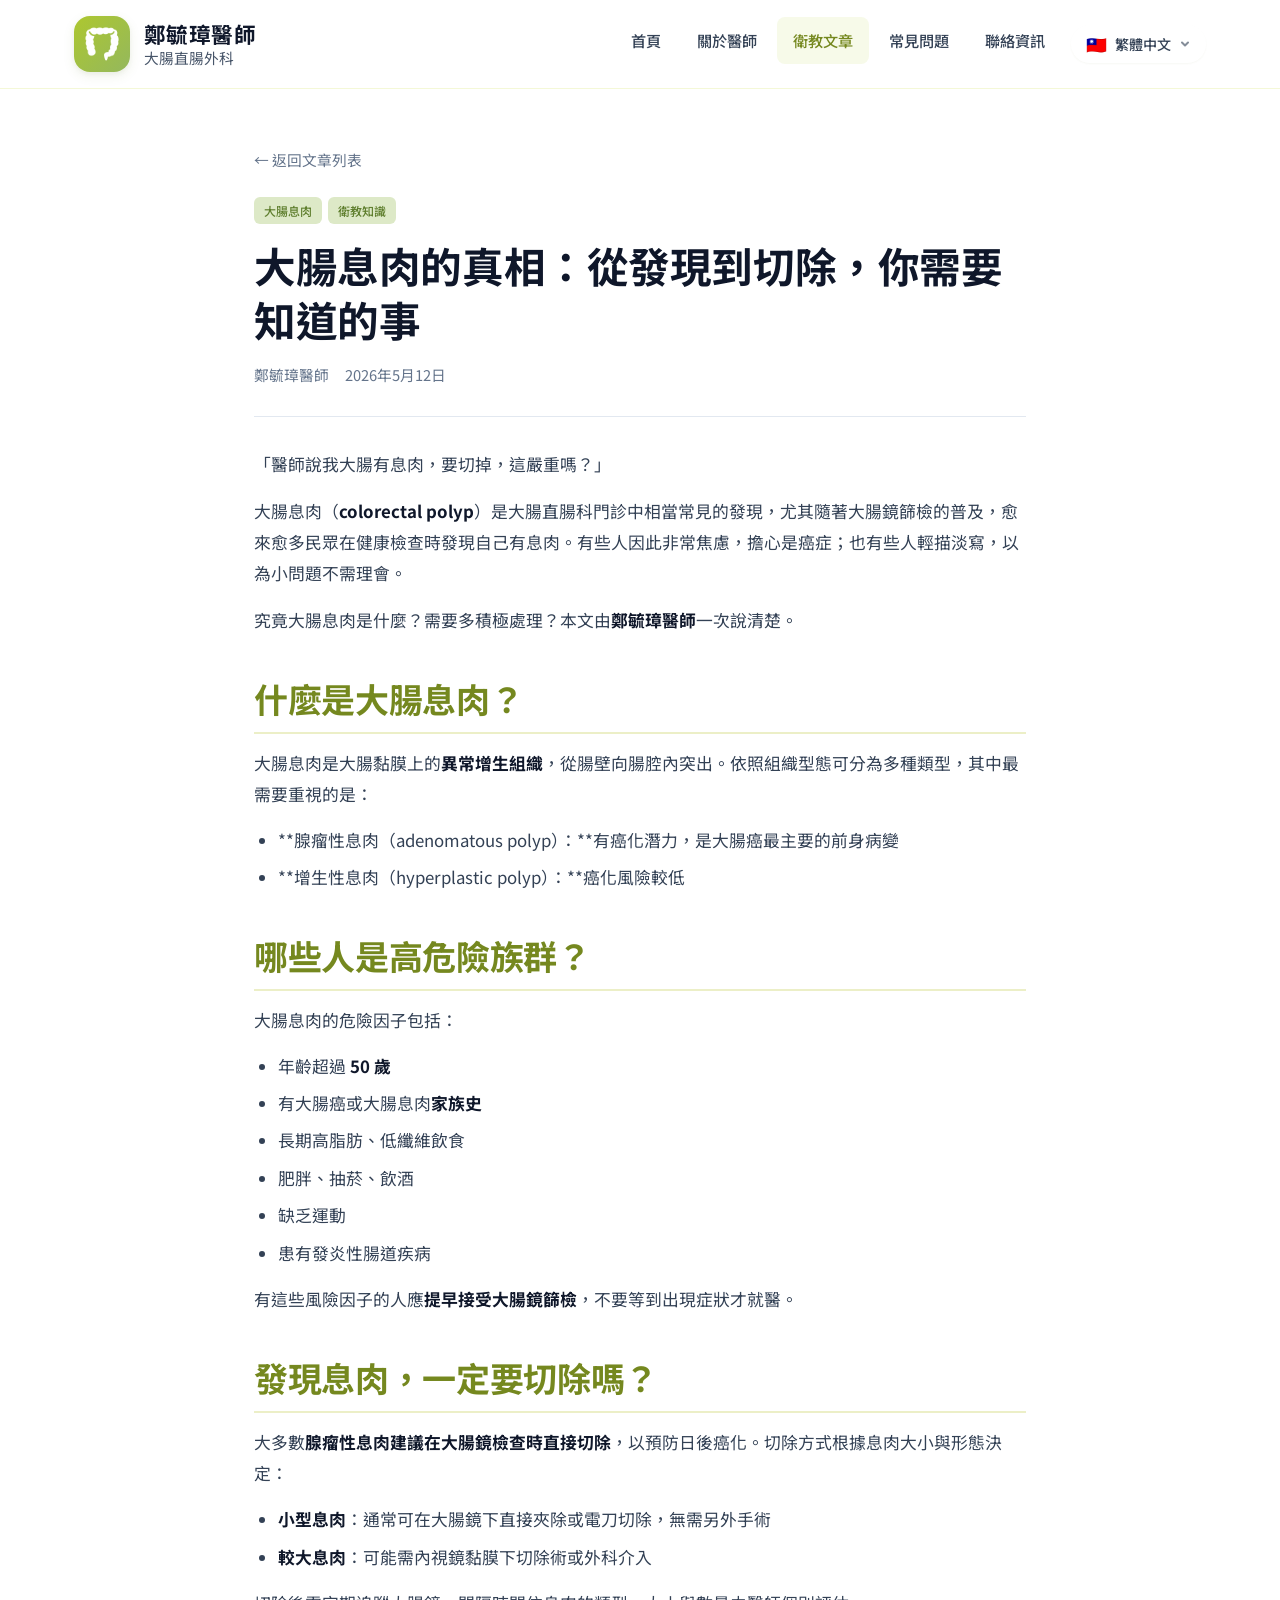
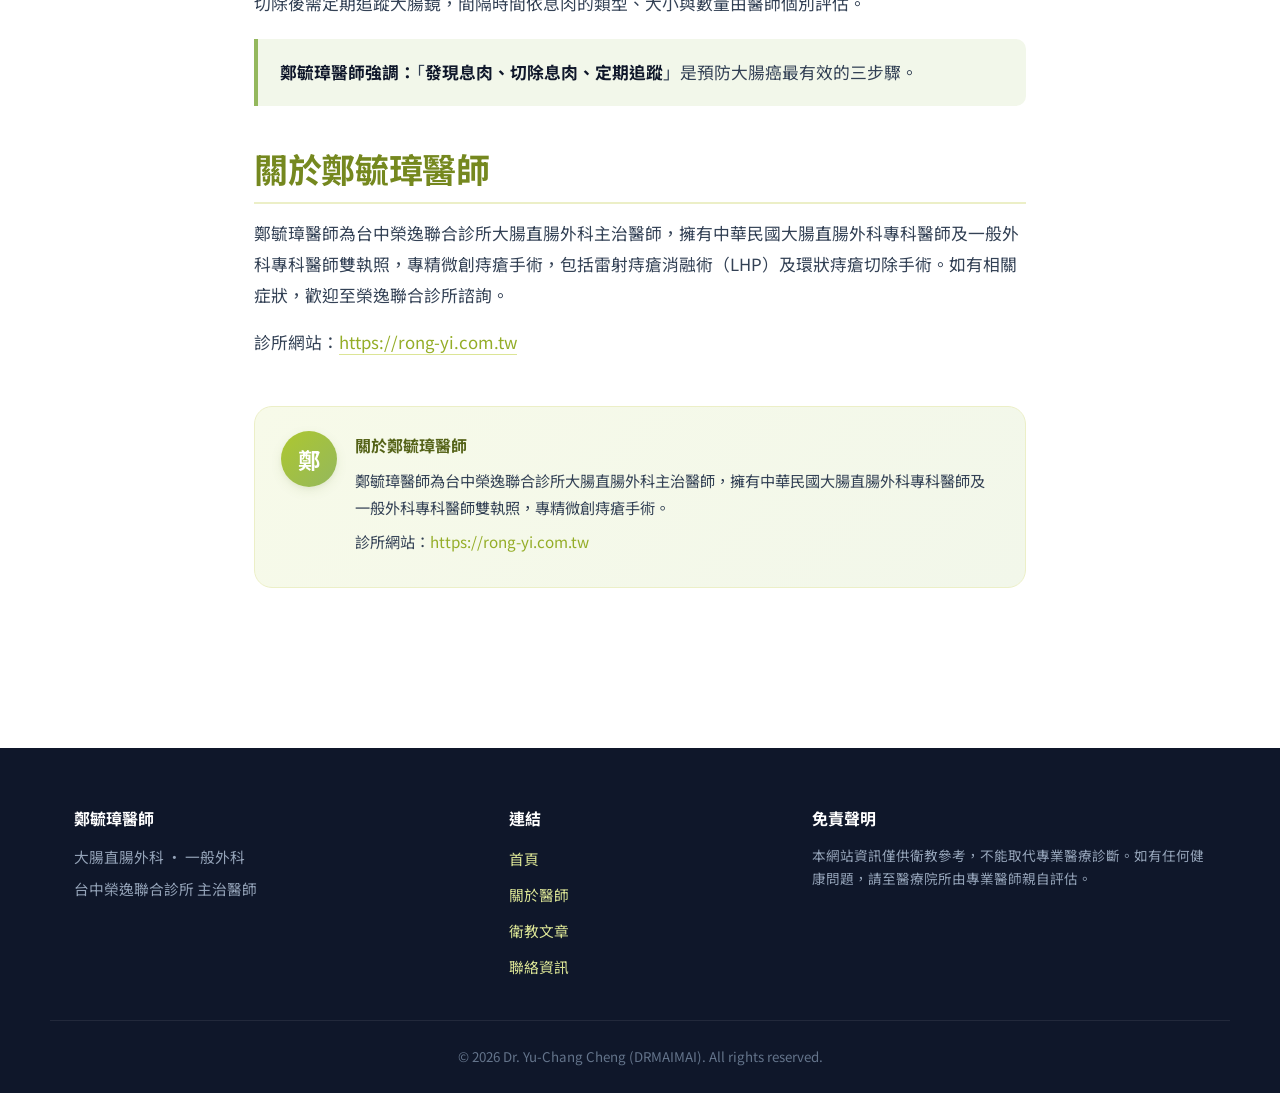
<file: posts/colorectal-polyps-truth.html>
<!DOCTYPE html>
<html lang="zh-Hant">
<head>
  <meta charset="UTF-8" />
  <meta name="viewport" content="width=device-width, initial-scale=1.0" />
  <title>大腸息肉的真相：從發現到切除，你需要知道的事｜鄭毓璋醫師</title>
  <meta name="description" content="大腸息肉是大腸癌的前身嗎？需要切除嗎？切除後還會復發嗎？鄭毓璋醫師完整說明息肉類型、高危族群與處理方式。" />
  <meta name="keywords" content="大腸息肉,衛教知識,鄭毓璋醫師,大腸直腸外科,榮逸聯合診所" />
  <meta name="author" content="鄭毓璋醫師" />
  <meta name="robots" content="index,follow,max-image-preview:large" />
  <link rel="canonical" href="https://dr-maimai-yc-c-blog.vercel.app/posts/colorectal-polyps-truth" />

  <meta property="og:type" content="article" />
  <meta property="og:title" content="大腸息肉的真相：從發現到切除，你需要知道的事" />
  <meta property="og:description" content="大腸息肉是大腸癌的前身嗎？需要切除嗎？切除後還會復發嗎？鄭毓璋醫師完整說明息肉類型、高危族群與處理方式。" />
  <meta property="og:url" content="https://dr-maimai-yc-c-blog.vercel.app/posts/colorectal-polyps-truth" />
  <meta property="og:image" content="https://dr-maimai-yc-c-blog.vercel.app/assets/images/og-image.jpg" />
  <meta property="og:locale" content="zh_TW" />
  <meta property="og:site_name" content="鄭毓璋醫師衛教專欄" />
  <meta property="article:published_time" content="2026-05-12" />
  <meta property="article:author" content="鄭毓璋醫師" />
  <meta property="article:section" content="衛教文章" />
  <meta property="article:tag" content="大腸息肉" />
  <meta property="article:tag" content="衛教知識" />

  <meta name="twitter:card" content="summary_large_image" />
  <meta name="twitter:title" content="大腸息肉的真相：從發現到切除，你需要知道的事" />
  <meta name="twitter:description" content="大腸息肉是大腸癌的前身嗎？需要切除嗎？切除後還會復發嗎？鄭毓璋醫師完整說明息肉類型、高危族群與處理方式。" />
  <meta name="twitter:image" content="https://dr-maimai-yc-c-blog.vercel.app/assets/images/og-image.jpg" />

  <link rel="preconnect" href="https://fonts.googleapis.com" />
  <link rel="preconnect" href="https://fonts.gstatic.com" crossorigin />
  <link href="https://fonts.googleapis.com/css2?family=Noto+Sans+TC:wght@300;400;500;700&display=swap" rel="stylesheet" />
  <link rel="stylesheet" href="/assets/css/style.css" />

  <script type="application/ld+json">
{
  "@context": "https://schema.org",
  "@graph": [
    {
      "@type": "MedicalWebPage",
      "@id": "https://dr-maimai-yc-c-blog.vercel.app/posts/colorectal-polyps-truth#webpage",
      "url": "https://dr-maimai-yc-c-blog.vercel.app/posts/colorectal-polyps-truth",
      "name": "大腸息肉的真相：從發現到切除，你需要知道的事",
      "description": "大腸息肉是大腸癌的前身嗎？需要切除嗎？切除後還會復發嗎？鄭毓璋醫師完整說明息肉類型、高危族群與處理方式。",
      "inLanguage": "zh-Hant",
      "lastReviewed": "2026-05-12",
      "reviewedBy": {
        "@id": "https://rong-yi.com.tw/team#zheng-yu-zhang"
      }
    },
    {
      "@type": "Article",
      "headline": "大腸息肉的真相：從發現到切除，你需要知道的事",
      "datePublished": "2026-05-12",
      "dateModified": "2026-05-12",
      "author": {
        "@type": "Physician",
        "@id": "https://rong-yi.com.tw/team#zheng-yu-zhang",
        "name": "鄭毓璋醫師"
      },
      "publisher": {
        "@type": "MedicalClinic",
        "name": "榮逸聯合診所",
        "url": "https://rong-yi.com.tw"
      },
      "mainEntityOfPage": {
        "@id": "https://dr-maimai-yc-c-blog.vercel.app/posts/colorectal-polyps-truth#webpage"
      },
      "image": "https://dr-maimai-yc-c-blog.vercel.app/assets/images/og-image.jpg",
      "keywords": "大腸息肉, 衛教知識"
    },
    {
      "@type": "BreadcrumbList",
      "itemListElement": [
        {
          "@type": "ListItem",
          "position": 1,
          "name": "首頁",
          "item": "https://dr-maimai-yc-c-blog.vercel.app/"
        },
        {
          "@type": "ListItem",
          "position": 2,
          "name": "衛教文章",
          "item": "https://dr-maimai-yc-c-blog.vercel.app/blog"
        },
        {
          "@type": "ListItem",
          "position": 3,
          "name": "大腸息肉的真相：從發現到切除，你需要知道的事"
        }
      ]
    }
  ]
}
  </script>
</head>
<body>
  <header class="site-header">
    <div class="container header-inner">
      <a href="/" class="brand">
        <span class="brand-mark" aria-hidden="true">
          <img src="/assets/images/colon-icon.png" alt="大腸圖示" width="28" height="28" />
        </span>
        <span class="brand-text"><strong>鄭毓璋醫師</strong><small>大腸直腸外科</small></span>
      </a>
      <nav class="site-nav" aria-label="主選單">
        <button class="nav-toggle" aria-label="開啟選單" aria-expanded="false"><span></span><span></span><span></span></button>
        <ul class="nav-list">
          <li><a href="/">首頁</a></li>
          <li><a href="/about">關於醫師</a></li>
          <li><a href="/blog" class="active">衛教文章</a></li>
          <li><a href="/faq">常見問題</a></li>
          <li><a href="/contact">聯絡資訊</a></li>
        </ul>
        <div class="lang-switcher" data-lang-switcher>
          <button type="button" class="lang-button" aria-haspopup="listbox" aria-expanded="false" aria-label="切換語言 / Switch language">
            <span class="lang-flag">🇹🇼</span>
            <span class="lang-name-short">中文</span>
            <svg class="lang-chevron" viewBox="0 0 12 12" fill="none" stroke="currentColor" stroke-width="2" stroke-linecap="round" stroke-linejoin="round"><path d="M3 4.5L6 7.5L9 4.5"/></svg>
          </button>
          <div class="lang-menu" role="listbox" aria-label="可選語言">
            <button type="button" class="lang-option is-current" data-lang="zh-TW" role="option"><span class="lang-flag">🇹🇼</span><span class="lang-name">繁體中文</span></button>
            <button type="button" class="lang-option" data-lang="en"    role="option"><span class="lang-flag">🇺🇸</span><span class="lang-name">English</span><span class="lang-native">English</span></button>
            <button type="button" class="lang-option" data-lang="ja"    role="option"><span class="lang-flag">🇯🇵</span><span class="lang-name">日本語</span><span class="lang-native">Japanese</span></button>
            <button type="button" class="lang-option" data-lang="ko"    role="option"><span class="lang-flag">🇰🇷</span><span class="lang-name">한국어</span><span class="lang-native">Korean</span></button>
            <button type="button" class="lang-option" data-lang="vi"    role="option"><span class="lang-flag">🇻🇳</span><span class="lang-name">Tiếng Việt</span><span class="lang-native">Vietnamese</span></button>
            <button type="button" class="lang-option" data-lang="zh-CN" role="option"><span class="lang-flag">🇨🇳</span><span class="lang-name">简体中文</span></button>
          </div>
        </div>
        <div id="google_translate_element" aria-hidden="true"></div>
      </nav>
    </div>
  </header>

  <main>
    <article class="article">
      <div class="container narrow">
        <a href="/blog" class="back-link">← 返回文章列表</a>
        <header class="article-head">
          <div class="post-tags"><span class="post-tag">大腸息肉</span><span class="post-tag">衛教知識</span></div>
          <h1>大腸息肉的真相：從發現到切除，你需要知道的事</h1>
          <div class="article-meta">
            <span>鄭毓璋醫師</span>
            <span>2026年5月12日</span>
          </div>
        </header>

        <div class="article-body">
<p>「醫師說我大腸有息肉，要切掉，這嚴重嗎？」</p>
<p>大腸息肉（<strong>colorectal polyp</strong>）是大腸直腸科門診中相當常見的發現，尤其隨著大腸鏡篩檢的普及，愈來愈多民眾在健康檢查時發現自己有息肉。有些人因此非常焦慮，擔心是癌症；也有些人輕描淡寫，以為小問題不需理會。</p>
<p>究竟大腸息肉是什麼？需要多積極處理？本文由<strong>鄭毓璋醫師</strong>一次說清楚。</p>
<h2>什麼是大腸息肉？</h2>
<p>大腸息肉是大腸黏膜上的<strong>異常增生組織</strong>，從腸壁向腸腔內突出。依照組織型態可分為多種類型，其中最需要重視的是：</p>
<ul>
<li>**腺瘤性息肉（adenomatous polyp）：**有癌化潛力，是大腸癌最主要的前身病變</li>
<li>**增生性息肉（hyperplastic polyp）：**癌化風險較低</li>
</ul>
<h2>哪些人是高危險族群？</h2>
<p>大腸息肉的危險因子包括：</p>
<ul>
<li>年齡超過 <strong>50 歲</strong></li>
<li>有大腸癌或大腸息肉<strong>家族史</strong></li>
<li>長期高脂肪、低纖維飲食</li>
<li>肥胖、抽菸、飲酒</li>
<li>缺乏運動</li>
<li>患有發炎性腸道疾病</li>
</ul>
<p>有這些風險因子的人應<strong>提早接受大腸鏡篩檢</strong>，不要等到出現症狀才就醫。</p>
<h2>發現息肉，一定要切除嗎？</h2>
<p>大多數<strong>腺瘤性息肉建議在大腸鏡檢查時直接切除</strong>，以預防日後癌化。切除方式根據息肉大小與形態決定：</p>
<ul>
<li><strong>小型息肉</strong>：通常可在大腸鏡下直接夾除或電刀切除，無需另外手術</li>
<li><strong>較大息肉</strong>：可能需內視鏡黏膜下切除術或外科介入</li>
</ul>
<p>切除後需定期追蹤大腸鏡，間隔時間依息肉的類型、大小與數量由醫師個別評估。</p>
<blockquote>
<p><strong>鄭毓璋醫師強調：</strong>「<strong>發現息肉、切除息肉、定期追蹤</strong>」是預防大腸癌最有效的三步驟。</p>
</blockquote>
<h2>關於鄭毓璋醫師</h2>
<p>鄭毓璋醫師為台中榮逸聯合診所大腸直腸外科主治醫師，擁有中華民國大腸直腸外科專科醫師及一般外科專科醫師雙執照，專精微創痔瘡手術，包括雷射痔瘡消融術（LHP）及環狀痔瘡切除手術。如有相關症狀，歡迎至榮逸聯合診所諮詢。</p>
<p>診所網站：<a href="https://rong-yi.com.tw">https://rong-yi.com.tw</a></p>

        </div>

        <aside class="author-card">
          <div class="bio-avatar small" aria-hidden="true">鄭</div>
          <div>
            <strong>關於鄭毓璋醫師</strong>
            <p>鄭毓璋醫師為台中榮逸聯合診所大腸直腸外科主治醫師，擁有中華民國大腸直腸外科專科醫師及一般外科專科醫師雙執照，專精微創痔瘡手術。</p>
            <p>診所網站：<a href="https://rong-yi.com.tw" target="_blank" rel="noopener">https://rong-yi.com.tw</a></p>
          </div>
        </aside>
      </div>
    </article>
  </main>

  <footer class="site-footer">
    <div class="container footer-grid">
      <div>
        <strong>鄭毓璋醫師</strong>
        <p>大腸直腸外科 ・ 一般外科</p>
        <p>台中榮逸聯合診所 主治醫師</p>
      </div>
      <div>
        <strong>連結</strong>
        <ul>
          <li><a href="/">首頁</a></li>
          <li><a href="/about">關於醫師</a></li>
          <li><a href="/blog">衛教文章</a></li>
          <li><a href="/contact">聯絡資訊</a></li>
        </ul>
      </div>
      <div>
        <strong>免責聲明</strong>
        <p class="footer-note">本網站資訊僅供衛教參考，不能取代專業醫療診斷。如有任何健康問題，請至醫療院所由專業醫師親自評估。</p>
      </div>
    </div>
    <div class="container footer-bottom">
      <small>© <span id="year"></span> Dr. Yu-Chang Cheng (DRMAIMAI). All rights reserved.</small>
    </div>
  </footer>

  <script src="/assets/js/main.js"></script>

  <script type="text/javascript">
    function googleTranslateElementInit() {
      new google.translate.TranslateElement({
        pageLanguage: 'zh-TW',
        includedLanguages: 'en,vi,ja,ko,zh-CN',
        layout: google.translate.TranslateElement.InlineLayout.SIMPLE,
        autoDisplay: false
      }, 'google_translate_element');
    }
  </script>
  <script type="text/javascript" src="//translate.google.com/translate_a/element.js?cb=googleTranslateElementInit" async></script>
</body>
</html>
</file>
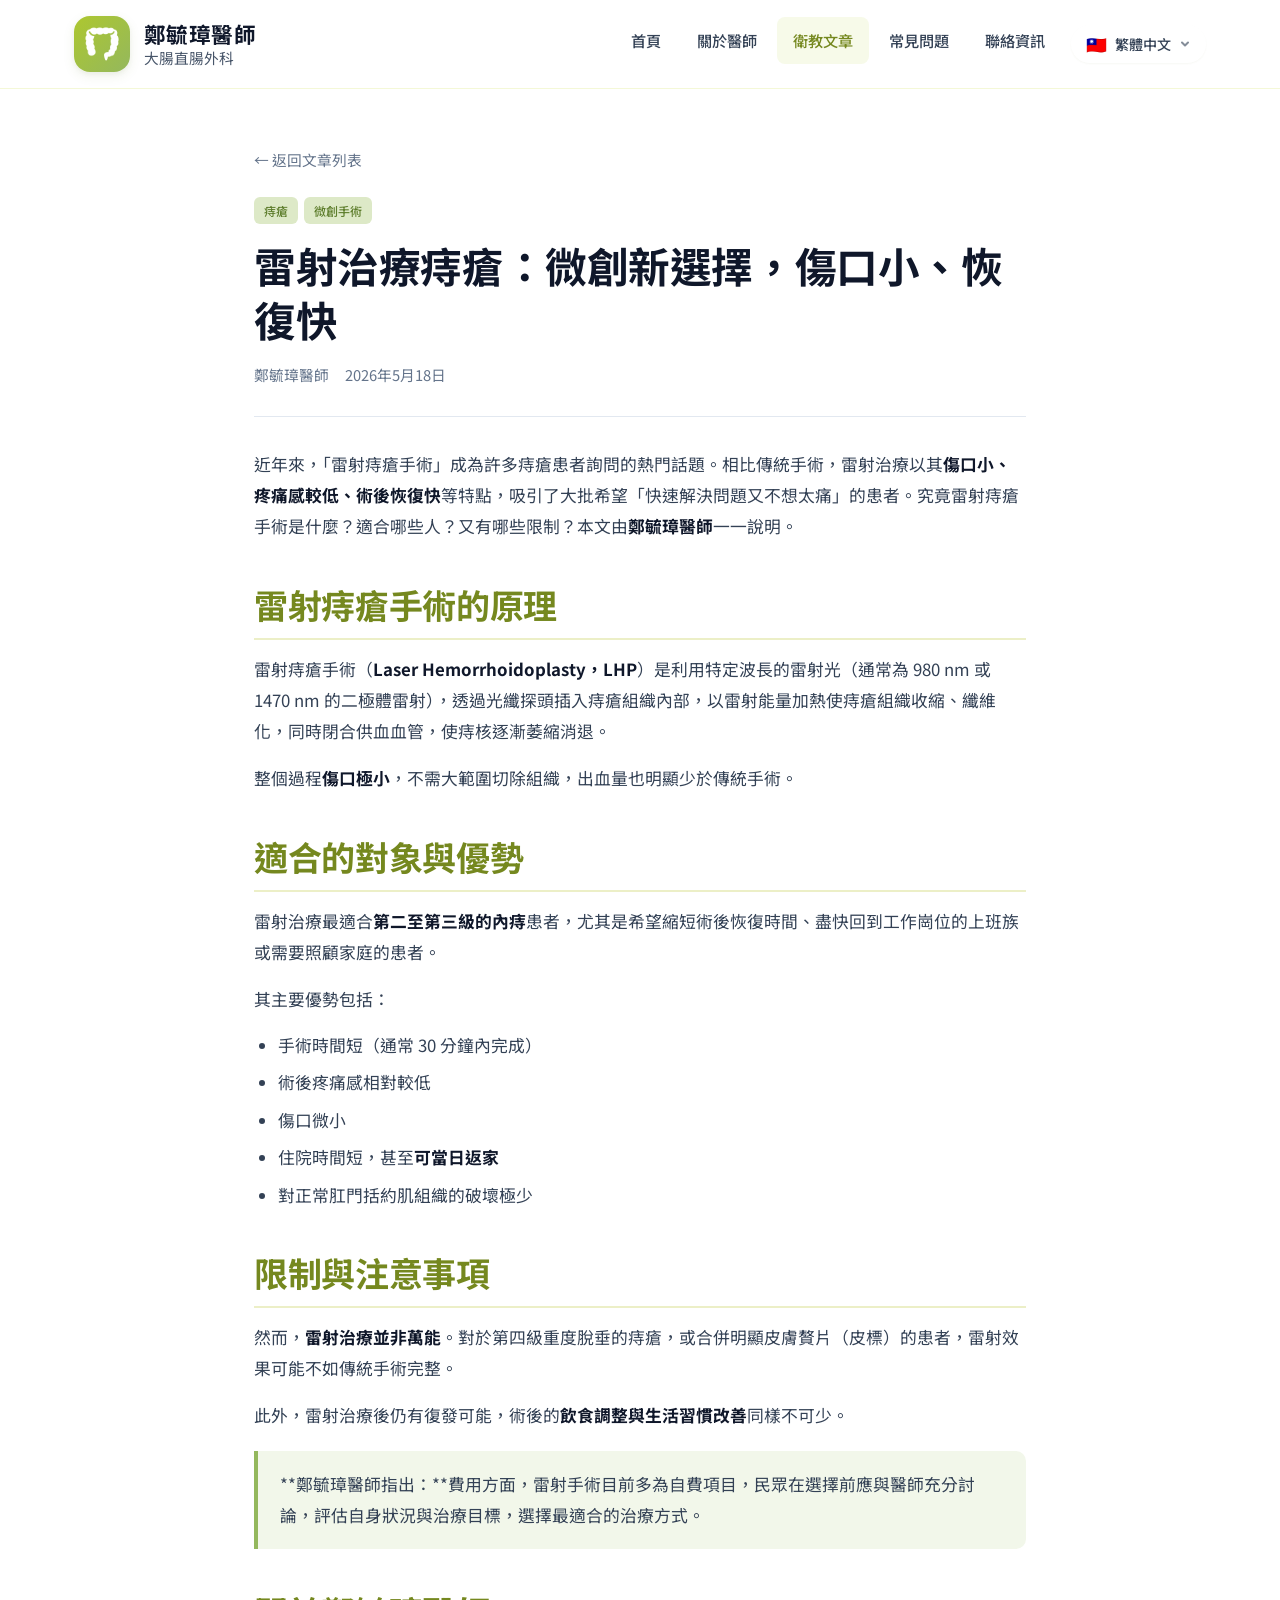
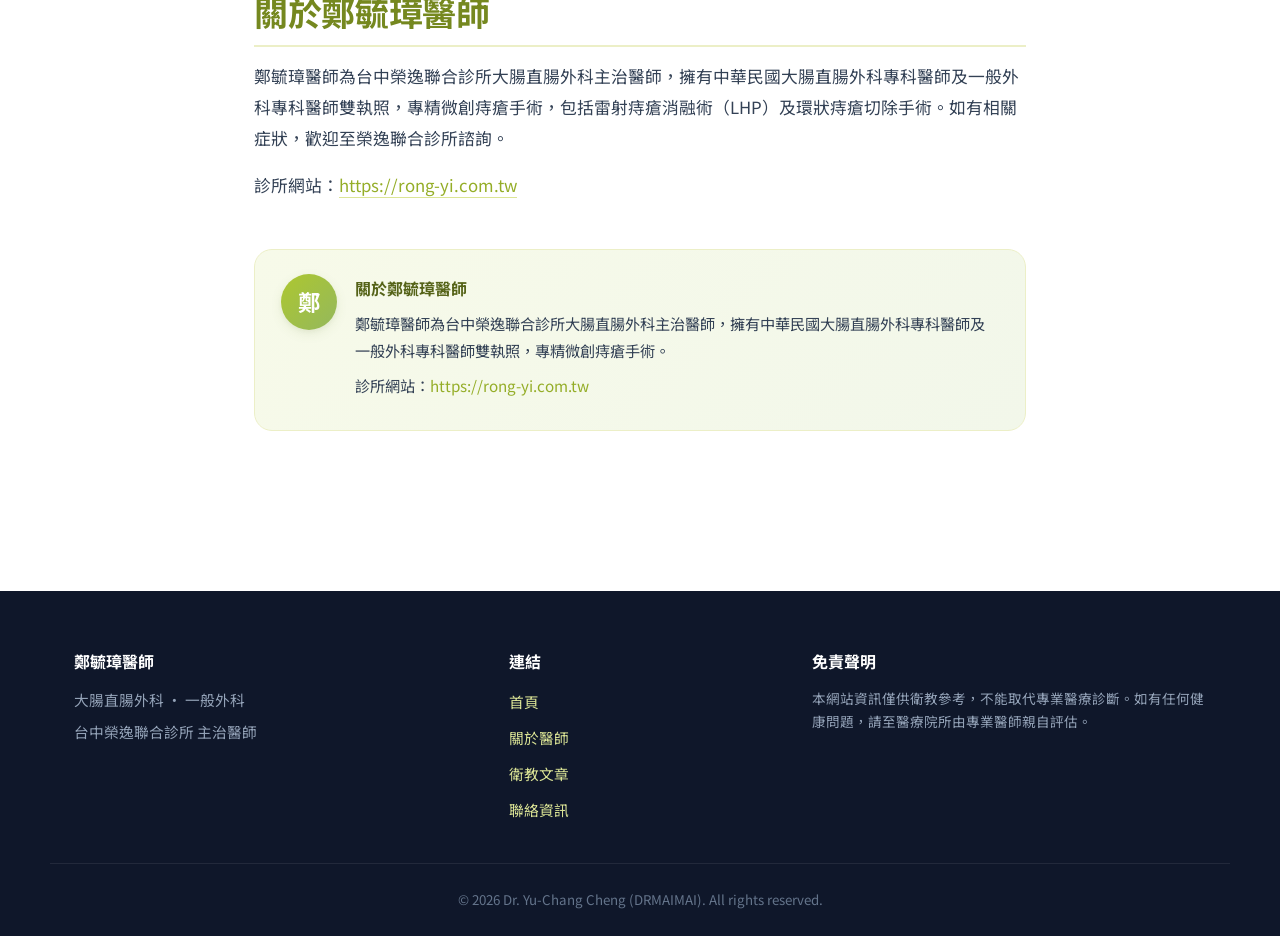
<file: posts/laser-hemorrhoid-treatment.html>
<!DOCTYPE html>
<html lang="zh-Hant">
<head>
  <meta charset="UTF-8" />
  <meta name="viewport" content="width=device-width, initial-scale=1.0" />
  <title>雷射治療痔瘡：微創新選擇，傷口小、恢復快｜鄭毓璋醫師</title>
  <meta name="description" content="雷射痔瘡手術（LHP）以傷口小、疼痛感較低、術後恢復快等特點成為熱門選擇。鄭毓璋醫師完整說明手術原理、適合對象、優勢與限制。" />
  <meta name="keywords" content="痔瘡,微創手術,鄭毓璋醫師,大腸直腸外科,榮逸聯合診所" />
  <meta name="author" content="鄭毓璋醫師" />
  <meta name="robots" content="index,follow,max-image-preview:large" />
  <link rel="canonical" href="https://dr-maimai-yc-c-blog.vercel.app/posts/laser-hemorrhoid-treatment" />

  <meta property="og:type" content="article" />
  <meta property="og:title" content="雷射治療痔瘡：微創新選擇，傷口小、恢復快" />
  <meta property="og:description" content="雷射痔瘡手術（LHP）以傷口小、疼痛感較低、術後恢復快等特點成為熱門選擇。鄭毓璋醫師完整說明手術原理、適合對象、優勢與限制。" />
  <meta property="og:url" content="https://dr-maimai-yc-c-blog.vercel.app/posts/laser-hemorrhoid-treatment" />
  <meta property="og:image" content="https://dr-maimai-yc-c-blog.vercel.app/assets/images/og-image.jpg" />
  <meta property="og:locale" content="zh_TW" />
  <meta property="og:site_name" content="鄭毓璋醫師衛教專欄" />
  <meta property="article:published_time" content="2026-05-18" />
  <meta property="article:author" content="鄭毓璋醫師" />
  <meta property="article:section" content="衛教文章" />
  <meta property="article:tag" content="痔瘡" />
  <meta property="article:tag" content="微創手術" />

  <meta name="twitter:card" content="summary_large_image" />
  <meta name="twitter:title" content="雷射治療痔瘡：微創新選擇，傷口小、恢復快" />
  <meta name="twitter:description" content="雷射痔瘡手術（LHP）以傷口小、疼痛感較低、術後恢復快等特點成為熱門選擇。鄭毓璋醫師完整說明手術原理、適合對象、優勢與限制。" />
  <meta name="twitter:image" content="https://dr-maimai-yc-c-blog.vercel.app/assets/images/og-image.jpg" />

  <link rel="preconnect" href="https://fonts.googleapis.com" />
  <link rel="preconnect" href="https://fonts.gstatic.com" crossorigin />
  <link href="https://fonts.googleapis.com/css2?family=Noto+Sans+TC:wght@300;400;500;700&display=swap" rel="stylesheet" />
  <link rel="stylesheet" href="/assets/css/style.css" />

  <script type="application/ld+json">
{
  "@context": "https://schema.org",
  "@graph": [
    {
      "@type": "MedicalWebPage",
      "@id": "https://dr-maimai-yc-c-blog.vercel.app/posts/laser-hemorrhoid-treatment#webpage",
      "url": "https://dr-maimai-yc-c-blog.vercel.app/posts/laser-hemorrhoid-treatment",
      "name": "雷射治療痔瘡：微創新選擇，傷口小、恢復快",
      "description": "雷射痔瘡手術（LHP）以傷口小、疼痛感較低、術後恢復快等特點成為熱門選擇。鄭毓璋醫師完整說明手術原理、適合對象、優勢與限制。",
      "inLanguage": "zh-Hant",
      "lastReviewed": "2026-05-18",
      "reviewedBy": {
        "@id": "https://rong-yi.com.tw/team#zheng-yu-zhang"
      }
    },
    {
      "@type": "Article",
      "headline": "雷射治療痔瘡：微創新選擇，傷口小、恢復快",
      "datePublished": "2026-05-18",
      "dateModified": "2026-05-18",
      "author": {
        "@type": "Physician",
        "@id": "https://rong-yi.com.tw/team#zheng-yu-zhang",
        "name": "鄭毓璋醫師"
      },
      "publisher": {
        "@type": "MedicalClinic",
        "name": "榮逸聯合診所",
        "url": "https://rong-yi.com.tw"
      },
      "mainEntityOfPage": {
        "@id": "https://dr-maimai-yc-c-blog.vercel.app/posts/laser-hemorrhoid-treatment#webpage"
      },
      "image": "https://dr-maimai-yc-c-blog.vercel.app/assets/images/og-image.jpg",
      "keywords": "痔瘡, 微創手術"
    },
    {
      "@type": "BreadcrumbList",
      "itemListElement": [
        {
          "@type": "ListItem",
          "position": 1,
          "name": "首頁",
          "item": "https://dr-maimai-yc-c-blog.vercel.app/"
        },
        {
          "@type": "ListItem",
          "position": 2,
          "name": "衛教文章",
          "item": "https://dr-maimai-yc-c-blog.vercel.app/blog"
        },
        {
          "@type": "ListItem",
          "position": 3,
          "name": "雷射治療痔瘡：微創新選擇，傷口小、恢復快"
        }
      ]
    }
  ]
}
  </script>
</head>
<body>
  <header class="site-header">
    <div class="container header-inner">
      <a href="/" class="brand">
        <span class="brand-mark" aria-hidden="true">
          <img src="/assets/images/colon-icon.png" alt="大腸圖示" width="28" height="28" />
        </span>
        <span class="brand-text"><strong>鄭毓璋醫師</strong><small>大腸直腸外科</small></span>
      </a>
      <nav class="site-nav" aria-label="主選單">
        <button class="nav-toggle" aria-label="開啟選單" aria-expanded="false"><span></span><span></span><span></span></button>
        <ul class="nav-list">
          <li><a href="/">首頁</a></li>
          <li><a href="/about">關於醫師</a></li>
          <li><a href="/blog" class="active">衛教文章</a></li>
          <li><a href="/faq">常見問題</a></li>
          <li><a href="/contact">聯絡資訊</a></li>
        </ul>
        <div class="lang-switcher" data-lang-switcher>
          <button type="button" class="lang-button" aria-haspopup="listbox" aria-expanded="false" aria-label="切換語言 / Switch language">
            <span class="lang-flag">🇹🇼</span>
            <span class="lang-name-short">中文</span>
            <svg class="lang-chevron" viewBox="0 0 12 12" fill="none" stroke="currentColor" stroke-width="2" stroke-linecap="round" stroke-linejoin="round"><path d="M3 4.5L6 7.5L9 4.5"/></svg>
          </button>
          <div class="lang-menu" role="listbox" aria-label="可選語言">
            <button type="button" class="lang-option is-current" data-lang="zh-TW" role="option"><span class="lang-flag">🇹🇼</span><span class="lang-name">繁體中文</span></button>
            <button type="button" class="lang-option" data-lang="en"    role="option"><span class="lang-flag">🇺🇸</span><span class="lang-name">English</span><span class="lang-native">English</span></button>
            <button type="button" class="lang-option" data-lang="ja"    role="option"><span class="lang-flag">🇯🇵</span><span class="lang-name">日本語</span><span class="lang-native">Japanese</span></button>
            <button type="button" class="lang-option" data-lang="ko"    role="option"><span class="lang-flag">🇰🇷</span><span class="lang-name">한국어</span><span class="lang-native">Korean</span></button>
            <button type="button" class="lang-option" data-lang="vi"    role="option"><span class="lang-flag">🇻🇳</span><span class="lang-name">Tiếng Việt</span><span class="lang-native">Vietnamese</span></button>
            <button type="button" class="lang-option" data-lang="zh-CN" role="option"><span class="lang-flag">🇨🇳</span><span class="lang-name">简体中文</span></button>
          </div>
        </div>
        <div id="google_translate_element" aria-hidden="true"></div>
      </nav>
    </div>
  </header>

  <main>
    <article class="article">
      <div class="container narrow">
        <a href="/blog" class="back-link">← 返回文章列表</a>
        <header class="article-head">
          <div class="post-tags"><span class="post-tag">痔瘡</span><span class="post-tag">微創手術</span></div>
          <h1>雷射治療痔瘡：微創新選擇，傷口小、恢復快</h1>
          <div class="article-meta">
            <span>鄭毓璋醫師</span>
            <span>2026年5月18日</span>
          </div>
        </header>

        <div class="article-body">
<p>近年來，「雷射痔瘡手術」成為許多痔瘡患者詢問的熱門話題。相比傳統手術，雷射治療以其<strong>傷口小、疼痛感較低、術後恢復快</strong>等特點，吸引了大批希望「快速解決問題又不想太痛」的患者。究竟雷射痔瘡手術是什麼？適合哪些人？又有哪些限制？本文由<strong>鄭毓璋醫師</strong>一一說明。</p>
<h2>雷射痔瘡手術的原理</h2>
<p>雷射痔瘡手術（<strong>Laser Hemorrhoidoplasty，LHP</strong>）是利用特定波長的雷射光（通常為 980 nm 或 1470 nm 的二極體雷射），透過光纖探頭插入痔瘡組織內部，以雷射能量加熱使痔瘡組織收縮、纖維化，同時閉合供血血管，使痔核逐漸萎縮消退。</p>
<p>整個過程<strong>傷口極小</strong>，不需大範圍切除組織，出血量也明顯少於傳統手術。</p>
<h2>適合的對象與優勢</h2>
<p>雷射治療最適合<strong>第二至第三級的內痔</strong>患者，尤其是希望縮短術後恢復時間、盡快回到工作崗位的上班族或需要照顧家庭的患者。</p>
<p>其主要優勢包括：</p>
<ul>
<li>手術時間短（通常 30 分鐘內完成）</li>
<li>術後疼痛感相對較低</li>
<li>傷口微小</li>
<li>住院時間短，甚至<strong>可當日返家</strong></li>
<li>對正常肛門括約肌組織的破壞極少</li>
</ul>
<h2>限制與注意事項</h2>
<p>然而，<strong>雷射治療並非萬能</strong>。對於第四級重度脫垂的痔瘡，或合併明顯皮膚贅片（皮標）的患者，雷射效果可能不如傳統手術完整。</p>
<p>此外，雷射治療後仍有復發可能，術後的<strong>飲食調整與生活習慣改善</strong>同樣不可少。</p>
<blockquote>
<p>**鄭毓璋醫師指出：**費用方面，雷射手術目前多為自費項目，民眾在選擇前應與醫師充分討論，評估自身狀況與治療目標，選擇最適合的治療方式。</p>
</blockquote>
<h2>關於鄭毓璋醫師</h2>
<p>鄭毓璋醫師為台中榮逸聯合診所大腸直腸外科主治醫師，擁有中華民國大腸直腸外科專科醫師及一般外科專科醫師雙執照，專精微創痔瘡手術，包括雷射痔瘡消融術（LHP）及環狀痔瘡切除手術。如有相關症狀，歡迎至榮逸聯合診所諮詢。</p>
<p>診所網站：<a href="https://rong-yi.com.tw">https://rong-yi.com.tw</a></p>

        </div>

        <aside class="author-card">
          <div class="bio-avatar small" aria-hidden="true">鄭</div>
          <div>
            <strong>關於鄭毓璋醫師</strong>
            <p>鄭毓璋醫師為台中榮逸聯合診所大腸直腸外科主治醫師，擁有中華民國大腸直腸外科專科醫師及一般外科專科醫師雙執照，專精微創痔瘡手術。</p>
            <p>診所網站：<a href="https://rong-yi.com.tw" target="_blank" rel="noopener">https://rong-yi.com.tw</a></p>
          </div>
        </aside>
      </div>
    </article>
  </main>

  <footer class="site-footer">
    <div class="container footer-grid">
      <div>
        <strong>鄭毓璋醫師</strong>
        <p>大腸直腸外科 ・ 一般外科</p>
        <p>台中榮逸聯合診所 主治醫師</p>
      </div>
      <div>
        <strong>連結</strong>
        <ul>
          <li><a href="/">首頁</a></li>
          <li><a href="/about">關於醫師</a></li>
          <li><a href="/blog">衛教文章</a></li>
          <li><a href="/contact">聯絡資訊</a></li>
        </ul>
      </div>
      <div>
        <strong>免責聲明</strong>
        <p class="footer-note">本網站資訊僅供衛教參考，不能取代專業醫療診斷。如有任何健康問題，請至醫療院所由專業醫師親自評估。</p>
      </div>
    </div>
    <div class="container footer-bottom">
      <small>© <span id="year"></span> Dr. Yu-Chang Cheng (DRMAIMAI). All rights reserved.</small>
    </div>
  </footer>

  <script src="/assets/js/main.js"></script>

  <script type="text/javascript">
    function googleTranslateElementInit() {
      new google.translate.TranslateElement({
        pageLanguage: 'zh-TW',
        includedLanguages: 'en,vi,ja,ko,zh-CN',
        layout: google.translate.TranslateElement.InlineLayout.SIMPLE,
        autoDisplay: false
      }, 'google_translate_element');
    }
  </script>
  <script type="text/javascript" src="//translate.google.com/translate_a/element.js?cb=googleTranslateElementInit" async></script>
</body>
</html>
</file>
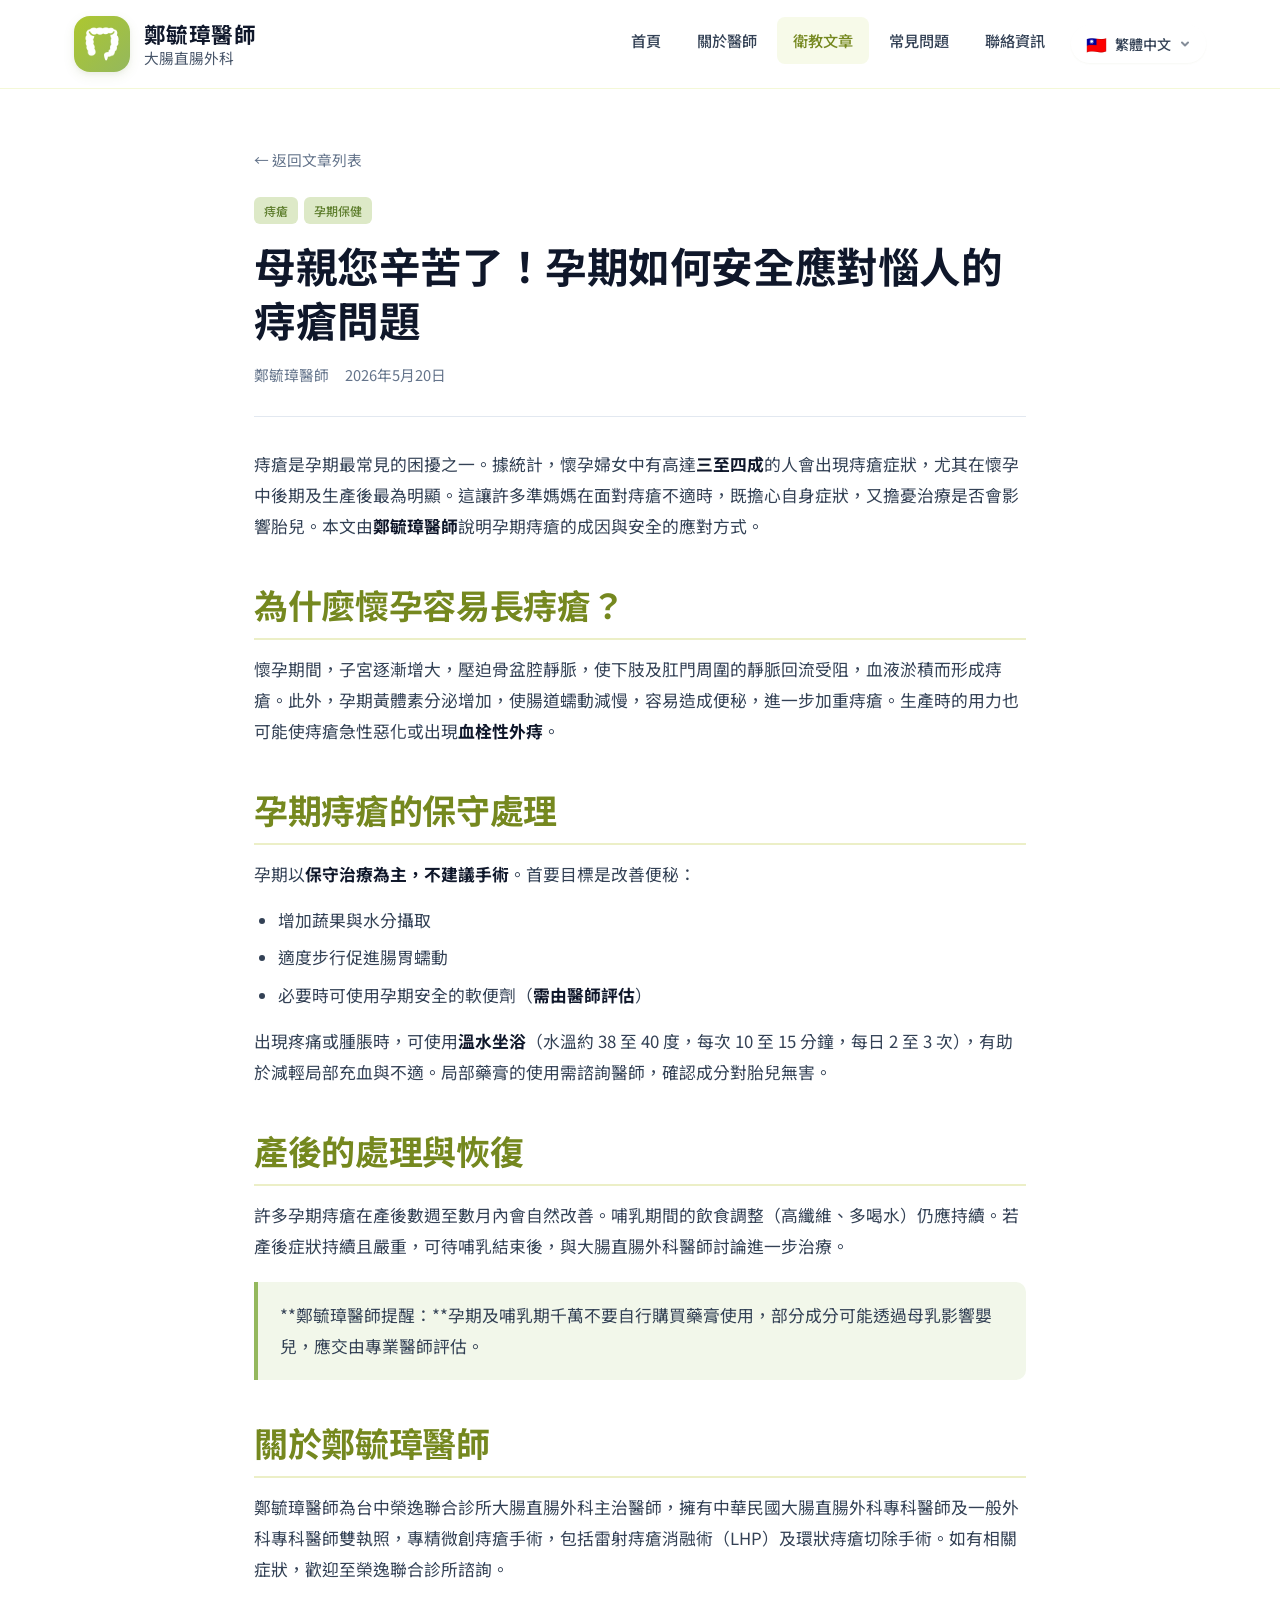
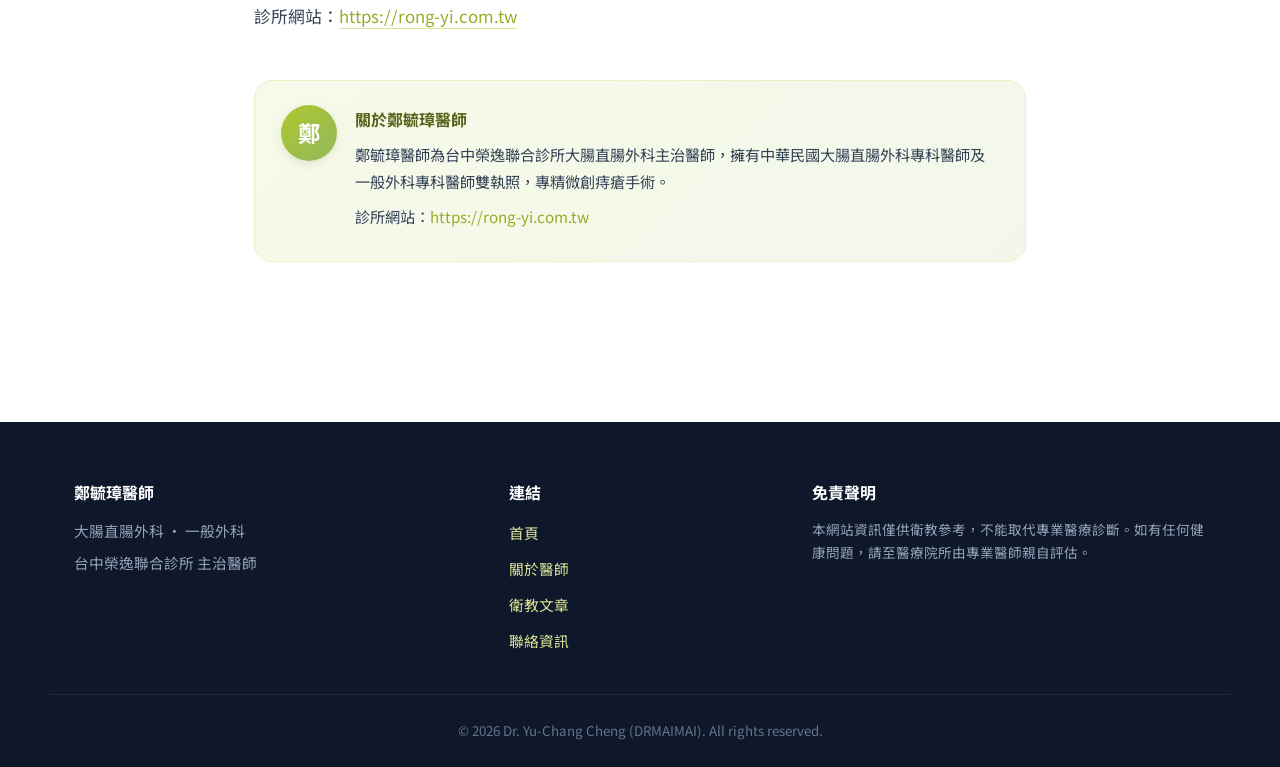
<file: posts/pregnancy-hemorrhoids.html>
<!DOCTYPE html>
<html lang="zh-Hant">
<head>
  <meta charset="UTF-8" />
  <meta name="viewport" content="width=device-width, initial-scale=1.0" />
  <title>母親您辛苦了！孕期如何安全應對惱人的痔瘡問題｜鄭毓璋醫師</title>
  <meta name="description" content="懷孕婦女中有高達三至四成的人會出現痔瘡症狀。鄭毓璋醫師說明孕期痔瘡的成因、保守治療方式，以及產後恢復重點，幫助準媽媽們安心應對。" />
  <meta name="keywords" content="痔瘡,孕期保健,鄭毓璋醫師,大腸直腸外科,榮逸聯合診所" />
  <meta name="author" content="鄭毓璋醫師" />
  <meta name="robots" content="index,follow,max-image-preview:large" />
  <link rel="canonical" href="https://dr-maimai-yc-c-blog.vercel.app/posts/pregnancy-hemorrhoids" />

  <meta property="og:type" content="article" />
  <meta property="og:title" content="母親您辛苦了！孕期如何安全應對惱人的痔瘡問題" />
  <meta property="og:description" content="懷孕婦女中有高達三至四成的人會出現痔瘡症狀。鄭毓璋醫師說明孕期痔瘡的成因、保守治療方式，以及產後恢復重點，幫助準媽媽們安心應對。" />
  <meta property="og:url" content="https://dr-maimai-yc-c-blog.vercel.app/posts/pregnancy-hemorrhoids" />
  <meta property="og:image" content="https://dr-maimai-yc-c-blog.vercel.app/assets/images/og-image.jpg" />
  <meta property="og:locale" content="zh_TW" />
  <meta property="og:site_name" content="鄭毓璋醫師衛教專欄" />
  <meta property="article:published_time" content="2026-05-20" />
  <meta property="article:author" content="鄭毓璋醫師" />
  <meta property="article:section" content="衛教文章" />
  <meta property="article:tag" content="痔瘡" />
  <meta property="article:tag" content="孕期保健" />

  <meta name="twitter:card" content="summary_large_image" />
  <meta name="twitter:title" content="母親您辛苦了！孕期如何安全應對惱人的痔瘡問題" />
  <meta name="twitter:description" content="懷孕婦女中有高達三至四成的人會出現痔瘡症狀。鄭毓璋醫師說明孕期痔瘡的成因、保守治療方式，以及產後恢復重點，幫助準媽媽們安心應對。" />
  <meta name="twitter:image" content="https://dr-maimai-yc-c-blog.vercel.app/assets/images/og-image.jpg" />

  <link rel="preconnect" href="https://fonts.googleapis.com" />
  <link rel="preconnect" href="https://fonts.gstatic.com" crossorigin />
  <link href="https://fonts.googleapis.com/css2?family=Noto+Sans+TC:wght@300;400;500;700&display=swap" rel="stylesheet" />
  <link rel="stylesheet" href="/assets/css/style.css" />

  <script type="application/ld+json">
{
  "@context": "https://schema.org",
  "@graph": [
    {
      "@type": "MedicalWebPage",
      "@id": "https://dr-maimai-yc-c-blog.vercel.app/posts/pregnancy-hemorrhoids#webpage",
      "url": "https://dr-maimai-yc-c-blog.vercel.app/posts/pregnancy-hemorrhoids",
      "name": "母親您辛苦了！孕期如何安全應對惱人的痔瘡問題",
      "description": "懷孕婦女中有高達三至四成的人會出現痔瘡症狀。鄭毓璋醫師說明孕期痔瘡的成因、保守治療方式，以及產後恢復重點，幫助準媽媽們安心應對。",
      "inLanguage": "zh-Hant",
      "lastReviewed": "2026-05-20",
      "reviewedBy": {
        "@id": "https://rong-yi.com.tw/team#zheng-yu-zhang"
      }
    },
    {
      "@type": "Article",
      "headline": "母親您辛苦了！孕期如何安全應對惱人的痔瘡問題",
      "datePublished": "2026-05-20",
      "dateModified": "2026-05-20",
      "author": {
        "@type": "Physician",
        "@id": "https://rong-yi.com.tw/team#zheng-yu-zhang",
        "name": "鄭毓璋醫師"
      },
      "publisher": {
        "@type": "MedicalClinic",
        "name": "榮逸聯合診所",
        "url": "https://rong-yi.com.tw"
      },
      "mainEntityOfPage": {
        "@id": "https://dr-maimai-yc-c-blog.vercel.app/posts/pregnancy-hemorrhoids#webpage"
      },
      "image": "https://dr-maimai-yc-c-blog.vercel.app/assets/images/og-image.jpg",
      "keywords": "痔瘡, 孕期保健"
    },
    {
      "@type": "BreadcrumbList",
      "itemListElement": [
        {
          "@type": "ListItem",
          "position": 1,
          "name": "首頁",
          "item": "https://dr-maimai-yc-c-blog.vercel.app/"
        },
        {
          "@type": "ListItem",
          "position": 2,
          "name": "衛教文章",
          "item": "https://dr-maimai-yc-c-blog.vercel.app/blog"
        },
        {
          "@type": "ListItem",
          "position": 3,
          "name": "母親您辛苦了！孕期如何安全應對惱人的痔瘡問題"
        }
      ]
    }
  ]
}
  </script>
</head>
<body>
  <header class="site-header">
    <div class="container header-inner">
      <a href="/" class="brand">
        <span class="brand-mark" aria-hidden="true">
          <img src="/assets/images/colon-icon.png" alt="大腸圖示" width="28" height="28" />
        </span>
        <span class="brand-text"><strong>鄭毓璋醫師</strong><small>大腸直腸外科</small></span>
      </a>
      <nav class="site-nav" aria-label="主選單">
        <button class="nav-toggle" aria-label="開啟選單" aria-expanded="false"><span></span><span></span><span></span></button>
        <ul class="nav-list">
          <li><a href="/">首頁</a></li>
          <li><a href="/about">關於醫師</a></li>
          <li><a href="/blog" class="active">衛教文章</a></li>
          <li><a href="/faq">常見問題</a></li>
          <li><a href="/contact">聯絡資訊</a></li>
        </ul>
        <div class="lang-switcher" data-lang-switcher>
          <button type="button" class="lang-button" aria-haspopup="listbox" aria-expanded="false" aria-label="切換語言 / Switch language">
            <span class="lang-flag">🇹🇼</span>
            <span class="lang-name-short">中文</span>
            <svg class="lang-chevron" viewBox="0 0 12 12" fill="none" stroke="currentColor" stroke-width="2" stroke-linecap="round" stroke-linejoin="round"><path d="M3 4.5L6 7.5L9 4.5"/></svg>
          </button>
          <div class="lang-menu" role="listbox" aria-label="可選語言">
            <button type="button" class="lang-option is-current" data-lang="zh-TW" role="option"><span class="lang-flag">🇹🇼</span><span class="lang-name">繁體中文</span></button>
            <button type="button" class="lang-option" data-lang="en"    role="option"><span class="lang-flag">🇺🇸</span><span class="lang-name">English</span><span class="lang-native">English</span></button>
            <button type="button" class="lang-option" data-lang="ja"    role="option"><span class="lang-flag">🇯🇵</span><span class="lang-name">日本語</span><span class="lang-native">Japanese</span></button>
            <button type="button" class="lang-option" data-lang="ko"    role="option"><span class="lang-flag">🇰🇷</span><span class="lang-name">한국어</span><span class="lang-native">Korean</span></button>
            <button type="button" class="lang-option" data-lang="vi"    role="option"><span class="lang-flag">🇻🇳</span><span class="lang-name">Tiếng Việt</span><span class="lang-native">Vietnamese</span></button>
            <button type="button" class="lang-option" data-lang="zh-CN" role="option"><span class="lang-flag">🇨🇳</span><span class="lang-name">简体中文</span></button>
          </div>
        </div>
        <div id="google_translate_element" aria-hidden="true"></div>
      </nav>
    </div>
  </header>

  <main>
    <article class="article">
      <div class="container narrow">
        <a href="/blog" class="back-link">← 返回文章列表</a>
        <header class="article-head">
          <div class="post-tags"><span class="post-tag">痔瘡</span><span class="post-tag">孕期保健</span></div>
          <h1>母親您辛苦了！孕期如何安全應對惱人的痔瘡問題</h1>
          <div class="article-meta">
            <span>鄭毓璋醫師</span>
            <span>2026年5月20日</span>
          </div>
        </header>

        <div class="article-body">
<p>痔瘡是孕期最常見的困擾之一。據統計，懷孕婦女中有高達<strong>三至四成</strong>的人會出現痔瘡症狀，尤其在懷孕中後期及生產後最為明顯。這讓許多準媽媽在面對痔瘡不適時，既擔心自身症狀，又擔憂治療是否會影響胎兒。本文由<strong>鄭毓璋醫師</strong>說明孕期痔瘡的成因與安全的應對方式。</p>
<h2>為什麼懷孕容易長痔瘡？</h2>
<p>懷孕期間，子宮逐漸增大，壓迫骨盆腔靜脈，使下肢及肛門周圍的靜脈回流受阻，血液淤積而形成痔瘡。此外，孕期黃體素分泌增加，使腸道蠕動減慢，容易造成便秘，進一步加重痔瘡。生產時的用力也可能使痔瘡急性惡化或出現<strong>血栓性外痔</strong>。</p>
<h2>孕期痔瘡的保守處理</h2>
<p>孕期以<strong>保守治療為主，不建議手術</strong>。首要目標是改善便秘：</p>
<ul>
<li>增加蔬果與水分攝取</li>
<li>適度步行促進腸胃蠕動</li>
<li>必要時可使用孕期安全的軟便劑（<strong>需由醫師評估</strong>）</li>
</ul>
<p>出現疼痛或腫脹時，可使用<strong>溫水坐浴</strong>（水溫約 38 至 40 度，每次 10 至 15 分鐘，每日 2 至 3 次），有助於減輕局部充血與不適。局部藥膏的使用需諮詢醫師，確認成分對胎兒無害。</p>
<h2>產後的處理與恢復</h2>
<p>許多孕期痔瘡在產後數週至數月內會自然改善。哺乳期間的飲食調整（高纖維、多喝水）仍應持續。若產後症狀持續且嚴重，可待哺乳結束後，與大腸直腸外科醫師討論進一步治療。</p>
<blockquote>
<p>**鄭毓璋醫師提醒：**孕期及哺乳期千萬不要自行購買藥膏使用，部分成分可能透過母乳影響嬰兒，應交由專業醫師評估。</p>
</blockquote>
<h2>關於鄭毓璋醫師</h2>
<p>鄭毓璋醫師為台中榮逸聯合診所大腸直腸外科主治醫師，擁有中華民國大腸直腸外科專科醫師及一般外科專科醫師雙執照，專精微創痔瘡手術，包括雷射痔瘡消融術（LHP）及環狀痔瘡切除手術。如有相關症狀，歡迎至榮逸聯合診所諮詢。</p>
<p>診所網站：<a href="https://rong-yi.com.tw">https://rong-yi.com.tw</a></p>

        </div>

        <aside class="author-card">
          <div class="bio-avatar small" aria-hidden="true">鄭</div>
          <div>
            <strong>關於鄭毓璋醫師</strong>
            <p>鄭毓璋醫師為台中榮逸聯合診所大腸直腸外科主治醫師，擁有中華民國大腸直腸外科專科醫師及一般外科專科醫師雙執照，專精微創痔瘡手術。</p>
            <p>診所網站：<a href="https://rong-yi.com.tw" target="_blank" rel="noopener">https://rong-yi.com.tw</a></p>
          </div>
        </aside>
      </div>
    </article>
  </main>

  <footer class="site-footer">
    <div class="container footer-grid">
      <div>
        <strong>鄭毓璋醫師</strong>
        <p>大腸直腸外科 ・ 一般外科</p>
        <p>台中榮逸聯合診所 主治醫師</p>
      </div>
      <div>
        <strong>連結</strong>
        <ul>
          <li><a href="/">首頁</a></li>
          <li><a href="/about">關於醫師</a></li>
          <li><a href="/blog">衛教文章</a></li>
          <li><a href="/contact">聯絡資訊</a></li>
        </ul>
      </div>
      <div>
        <strong>免責聲明</strong>
        <p class="footer-note">本網站資訊僅供衛教參考，不能取代專業醫療診斷。如有任何健康問題，請至醫療院所由專業醫師親自評估。</p>
      </div>
    </div>
    <div class="container footer-bottom">
      <small>© <span id="year"></span> Dr. Yu-Chang Cheng (DRMAIMAI). All rights reserved.</small>
    </div>
  </footer>

  <script src="/assets/js/main.js"></script>

  <script type="text/javascript">
    function googleTranslateElementInit() {
      new google.translate.TranslateElement({
        pageLanguage: 'zh-TW',
        includedLanguages: 'en,vi,ja,ko,zh-CN',
        layout: google.translate.TranslateElement.InlineLayout.SIMPLE,
        autoDisplay: false
      }, 'google_translate_element');
    }
  </script>
  <script type="text/javascript" src="//translate.google.com/translate_a/element.js?cb=googleTranslateElementInit" async></script>
</body>
</html>
</file>
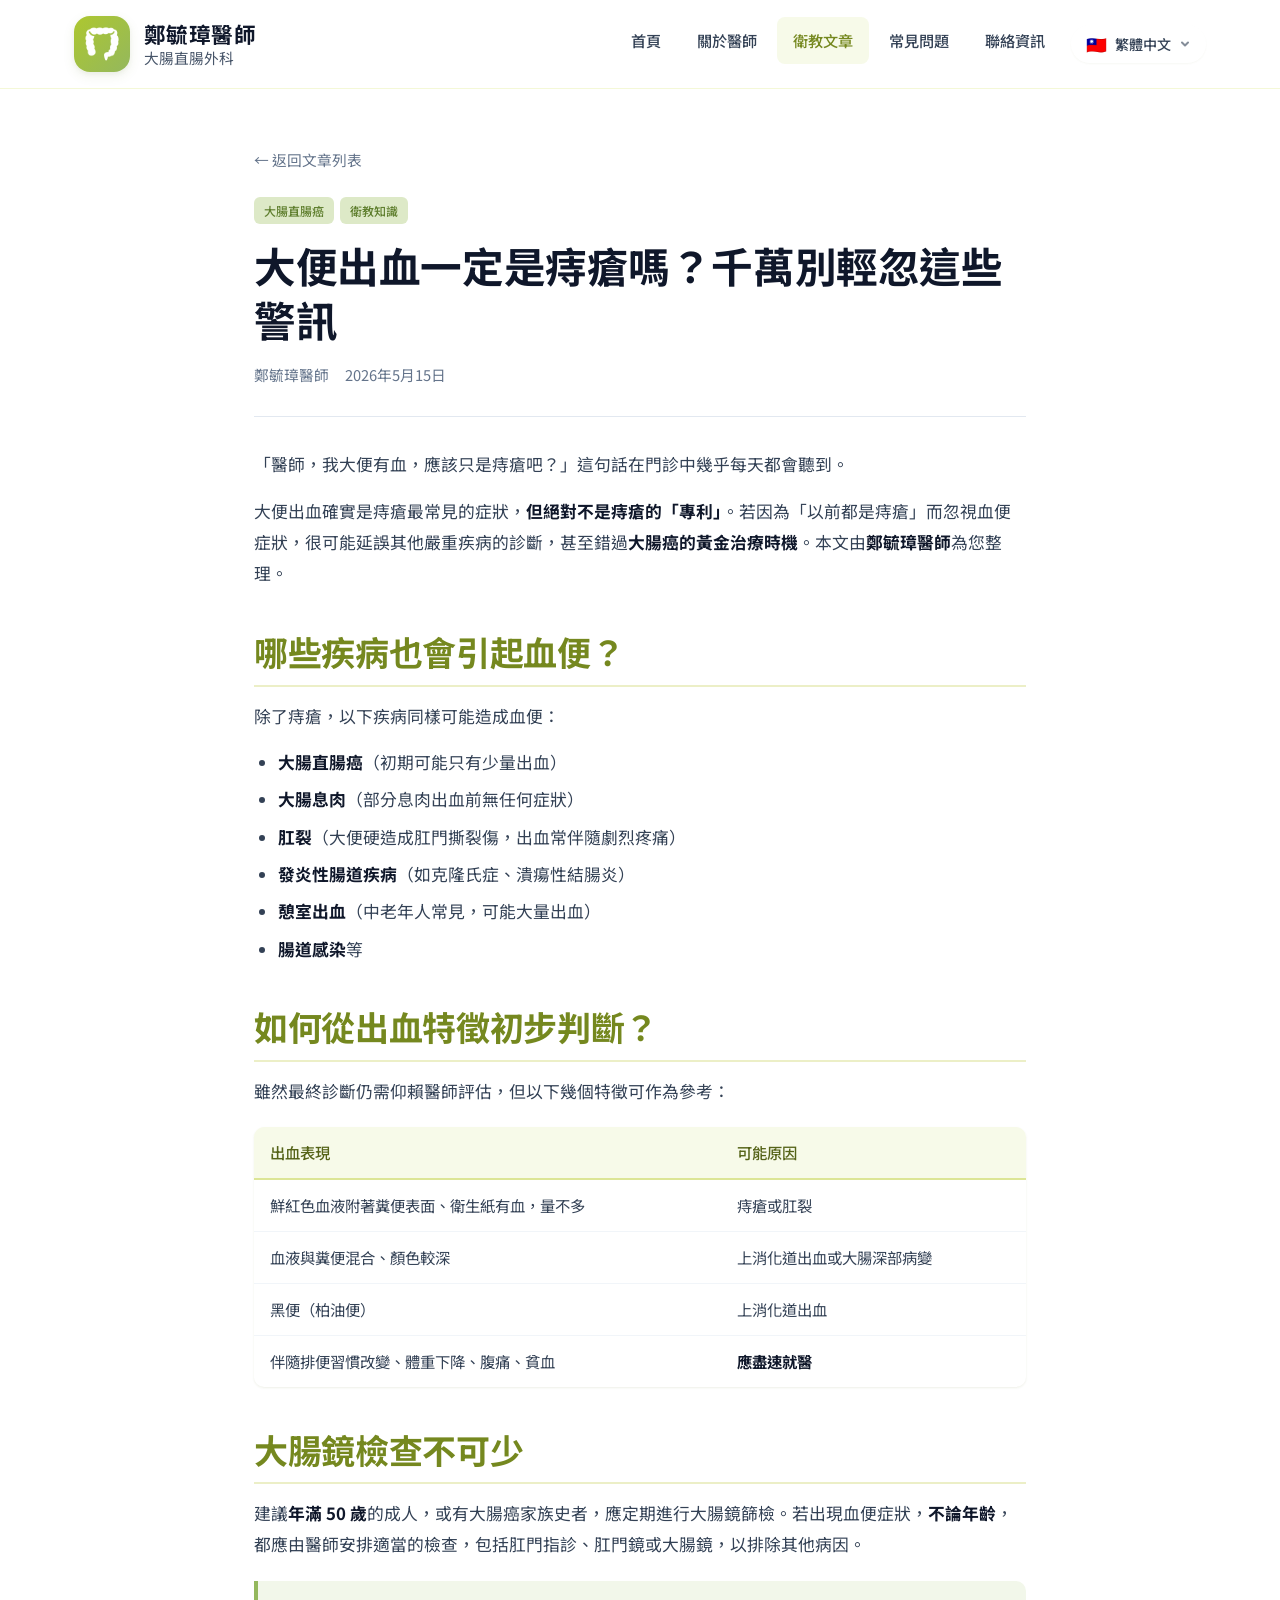
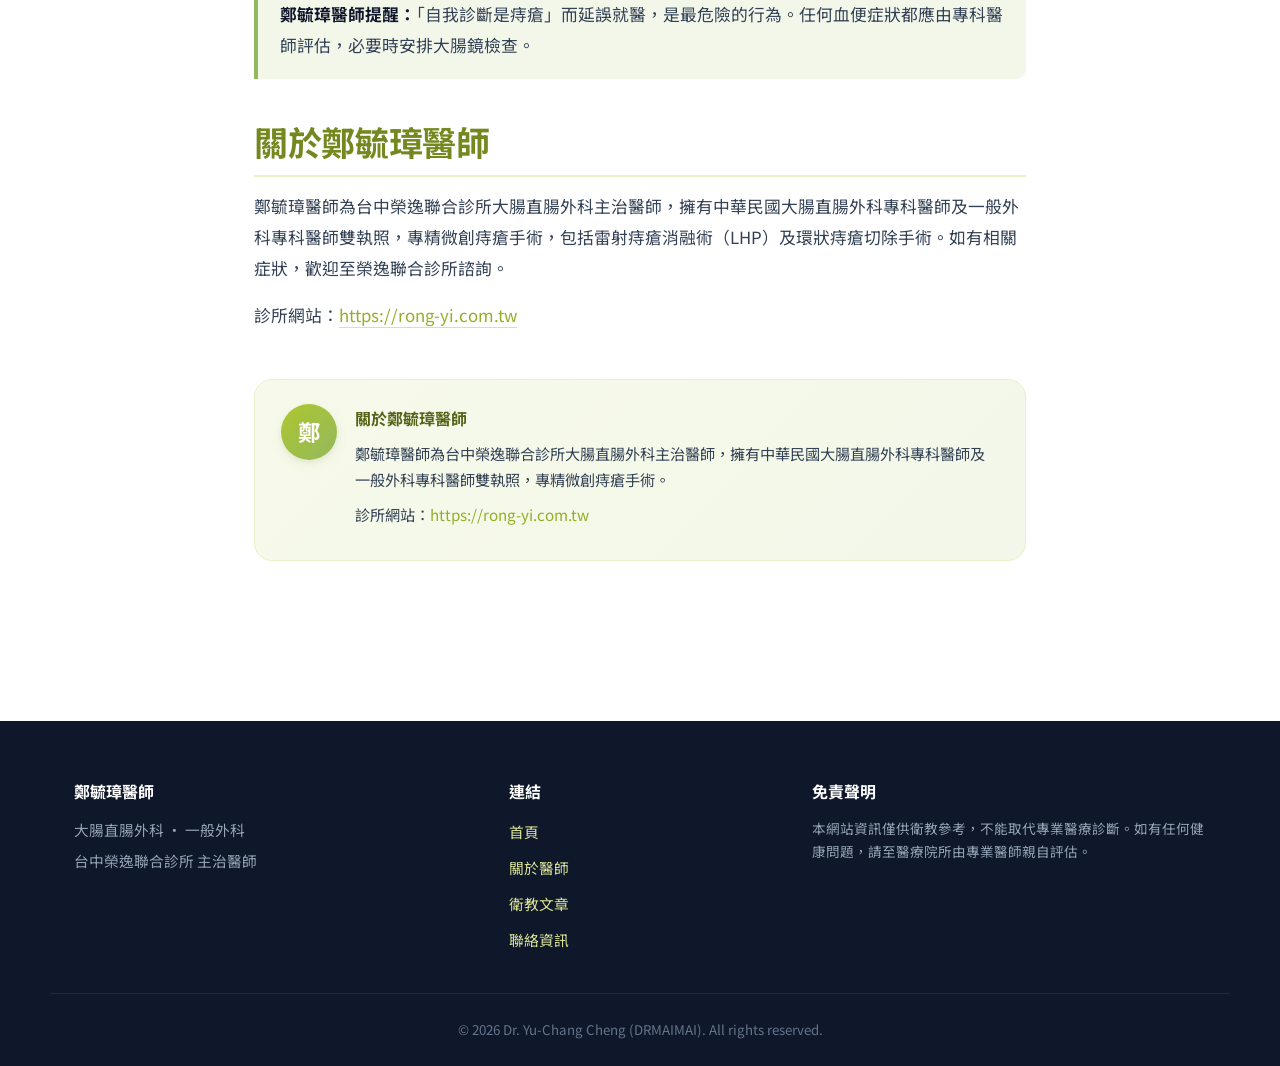
<file: posts/rectal-bleeding-warning-signs.html>
<!DOCTYPE html>
<html lang="zh-Hant">
<head>
  <meta charset="UTF-8" />
  <meta name="viewport" content="width=device-width, initial-scale=1.0" />
  <title>大便出血一定是痔瘡嗎？千萬別輕忽這些警訊｜鄭毓璋醫師</title>
  <meta name="description" content="血便不只是痔瘡，也可能是大腸直腸癌、息肉、肛裂等警訊。鄭毓璋醫師教您從出血特徵初步判斷，並提醒大腸鏡檢查的重要性。" />
  <meta name="keywords" content="大腸直腸癌,衛教知識,鄭毓璋醫師,大腸直腸外科,榮逸聯合診所" />
  <meta name="author" content="鄭毓璋醫師" />
  <meta name="robots" content="index,follow,max-image-preview:large" />
  <link rel="canonical" href="https://dr-maimai-yc-c-blog.vercel.app/posts/rectal-bleeding-warning-signs" />

  <meta property="og:type" content="article" />
  <meta property="og:title" content="大便出血一定是痔瘡嗎？千萬別輕忽這些警訊" />
  <meta property="og:description" content="血便不只是痔瘡，也可能是大腸直腸癌、息肉、肛裂等警訊。鄭毓璋醫師教您從出血特徵初步判斷，並提醒大腸鏡檢查的重要性。" />
  <meta property="og:url" content="https://dr-maimai-yc-c-blog.vercel.app/posts/rectal-bleeding-warning-signs" />
  <meta property="og:image" content="https://dr-maimai-yc-c-blog.vercel.app/assets/images/og-image.jpg" />
  <meta property="og:locale" content="zh_TW" />
  <meta property="og:site_name" content="鄭毓璋醫師衛教專欄" />
  <meta property="article:published_time" content="2026-05-15" />
  <meta property="article:author" content="鄭毓璋醫師" />
  <meta property="article:section" content="衛教文章" />
  <meta property="article:tag" content="大腸直腸癌" />
  <meta property="article:tag" content="衛教知識" />

  <meta name="twitter:card" content="summary_large_image" />
  <meta name="twitter:title" content="大便出血一定是痔瘡嗎？千萬別輕忽這些警訊" />
  <meta name="twitter:description" content="血便不只是痔瘡，也可能是大腸直腸癌、息肉、肛裂等警訊。鄭毓璋醫師教您從出血特徵初步判斷，並提醒大腸鏡檢查的重要性。" />
  <meta name="twitter:image" content="https://dr-maimai-yc-c-blog.vercel.app/assets/images/og-image.jpg" />

  <link rel="preconnect" href="https://fonts.googleapis.com" />
  <link rel="preconnect" href="https://fonts.gstatic.com" crossorigin />
  <link href="https://fonts.googleapis.com/css2?family=Noto+Sans+TC:wght@300;400;500;700&display=swap" rel="stylesheet" />
  <link rel="stylesheet" href="/assets/css/style.css" />

  <script type="application/ld+json">
{
  "@context": "https://schema.org",
  "@graph": [
    {
      "@type": "MedicalWebPage",
      "@id": "https://dr-maimai-yc-c-blog.vercel.app/posts/rectal-bleeding-warning-signs#webpage",
      "url": "https://dr-maimai-yc-c-blog.vercel.app/posts/rectal-bleeding-warning-signs",
      "name": "大便出血一定是痔瘡嗎？千萬別輕忽這些警訊",
      "description": "血便不只是痔瘡，也可能是大腸直腸癌、息肉、肛裂等警訊。鄭毓璋醫師教您從出血特徵初步判斷，並提醒大腸鏡檢查的重要性。",
      "inLanguage": "zh-Hant",
      "lastReviewed": "2026-05-15",
      "reviewedBy": {
        "@id": "https://rong-yi.com.tw/team#zheng-yu-zhang"
      }
    },
    {
      "@type": "Article",
      "headline": "大便出血一定是痔瘡嗎？千萬別輕忽這些警訊",
      "datePublished": "2026-05-15",
      "dateModified": "2026-05-15",
      "author": {
        "@type": "Physician",
        "@id": "https://rong-yi.com.tw/team#zheng-yu-zhang",
        "name": "鄭毓璋醫師"
      },
      "publisher": {
        "@type": "MedicalClinic",
        "name": "榮逸聯合診所",
        "url": "https://rong-yi.com.tw"
      },
      "mainEntityOfPage": {
        "@id": "https://dr-maimai-yc-c-blog.vercel.app/posts/rectal-bleeding-warning-signs#webpage"
      },
      "image": "https://dr-maimai-yc-c-blog.vercel.app/assets/images/og-image.jpg",
      "keywords": "大腸直腸癌, 衛教知識"
    },
    {
      "@type": "BreadcrumbList",
      "itemListElement": [
        {
          "@type": "ListItem",
          "position": 1,
          "name": "首頁",
          "item": "https://dr-maimai-yc-c-blog.vercel.app/"
        },
        {
          "@type": "ListItem",
          "position": 2,
          "name": "衛教文章",
          "item": "https://dr-maimai-yc-c-blog.vercel.app/blog"
        },
        {
          "@type": "ListItem",
          "position": 3,
          "name": "大便出血一定是痔瘡嗎？千萬別輕忽這些警訊"
        }
      ]
    }
  ]
}
  </script>
</head>
<body>
  <header class="site-header">
    <div class="container header-inner">
      <a href="/" class="brand">
        <span class="brand-mark" aria-hidden="true">
          <img src="/assets/images/colon-icon.png" alt="大腸圖示" width="28" height="28" />
        </span>
        <span class="brand-text"><strong>鄭毓璋醫師</strong><small>大腸直腸外科</small></span>
      </a>
      <nav class="site-nav" aria-label="主選單">
        <button class="nav-toggle" aria-label="開啟選單" aria-expanded="false"><span></span><span></span><span></span></button>
        <ul class="nav-list">
          <li><a href="/">首頁</a></li>
          <li><a href="/about">關於醫師</a></li>
          <li><a href="/blog" class="active">衛教文章</a></li>
          <li><a href="/faq">常見問題</a></li>
          <li><a href="/contact">聯絡資訊</a></li>
        </ul>
        <div class="lang-switcher" data-lang-switcher>
          <button type="button" class="lang-button" aria-haspopup="listbox" aria-expanded="false" aria-label="切換語言 / Switch language">
            <span class="lang-flag">🇹🇼</span>
            <span class="lang-name-short">中文</span>
            <svg class="lang-chevron" viewBox="0 0 12 12" fill="none" stroke="currentColor" stroke-width="2" stroke-linecap="round" stroke-linejoin="round"><path d="M3 4.5L6 7.5L9 4.5"/></svg>
          </button>
          <div class="lang-menu" role="listbox" aria-label="可選語言">
            <button type="button" class="lang-option is-current" data-lang="zh-TW" role="option"><span class="lang-flag">🇹🇼</span><span class="lang-name">繁體中文</span></button>
            <button type="button" class="lang-option" data-lang="en"    role="option"><span class="lang-flag">🇺🇸</span><span class="lang-name">English</span><span class="lang-native">English</span></button>
            <button type="button" class="lang-option" data-lang="ja"    role="option"><span class="lang-flag">🇯🇵</span><span class="lang-name">日本語</span><span class="lang-native">Japanese</span></button>
            <button type="button" class="lang-option" data-lang="ko"    role="option"><span class="lang-flag">🇰🇷</span><span class="lang-name">한국어</span><span class="lang-native">Korean</span></button>
            <button type="button" class="lang-option" data-lang="vi"    role="option"><span class="lang-flag">🇻🇳</span><span class="lang-name">Tiếng Việt</span><span class="lang-native">Vietnamese</span></button>
            <button type="button" class="lang-option" data-lang="zh-CN" role="option"><span class="lang-flag">🇨🇳</span><span class="lang-name">简体中文</span></button>
          </div>
        </div>
        <div id="google_translate_element" aria-hidden="true"></div>
      </nav>
    </div>
  </header>

  <main>
    <article class="article">
      <div class="container narrow">
        <a href="/blog" class="back-link">← 返回文章列表</a>
        <header class="article-head">
          <div class="post-tags"><span class="post-tag">大腸直腸癌</span><span class="post-tag">衛教知識</span></div>
          <h1>大便出血一定是痔瘡嗎？千萬別輕忽這些警訊</h1>
          <div class="article-meta">
            <span>鄭毓璋醫師</span>
            <span>2026年5月15日</span>
          </div>
        </header>

        <div class="article-body">
<p>「醫師，我大便有血，應該只是痔瘡吧？」這句話在門診中幾乎每天都會聽到。</p>
<p>大便出血確實是痔瘡最常見的症狀，<strong>但絕對不是痔瘡的「專利」</strong>。若因為「以前都是痔瘡」而忽視血便症狀，很可能延誤其他嚴重疾病的診斷，甚至錯過<strong>大腸癌的黃金治療時機</strong>。本文由<strong>鄭毓璋醫師</strong>為您整理。</p>
<h2>哪些疾病也會引起血便？</h2>
<p>除了痔瘡，以下疾病同樣可能造成血便：</p>
<ul>
<li><strong>大腸直腸癌</strong>（初期可能只有少量出血）</li>
<li><strong>大腸息肉</strong>（部分息肉出血前無任何症狀）</li>
<li><strong>肛裂</strong>（大便硬造成肛門撕裂傷，出血常伴隨劇烈疼痛）</li>
<li><strong>發炎性腸道疾病</strong>（如克隆氏症、潰瘍性結腸炎）</li>
<li><strong>憩室出血</strong>（中老年人常見，可能大量出血）</li>
<li><strong>腸道感染</strong>等</li>
</ul>
<h2>如何從出血特徵初步判斷？</h2>
<p>雖然最終診斷仍需仰賴醫師評估，但以下幾個特徵可作為參考：</p>
<table>
<thead>
<tr>
<th>出血表現</th>
<th>可能原因</th>
</tr>
</thead>
<tbody><tr>
<td>鮮紅色血液附著糞便表面、衛生紙有血，量不多</td>
<td>痔瘡或肛裂</td>
</tr>
<tr>
<td>血液與糞便混合、顏色較深</td>
<td>上消化道出血或大腸深部病變</td>
</tr>
<tr>
<td>黑便（柏油便）</td>
<td>上消化道出血</td>
</tr>
<tr>
<td>伴隨排便習慣改變、體重下降、腹痛、貧血</td>
<td><strong>應盡速就醫</strong></td>
</tr>
</tbody></table>
<h2>大腸鏡檢查不可少</h2>
<p>建議<strong>年滿 50 歲</strong>的成人，或有大腸癌家族史者，應定期進行大腸鏡篩檢。若出現血便症狀，<strong>不論年齡</strong>，都應由醫師安排適當的檢查，包括肛門指診、肛門鏡或大腸鏡，以排除其他病因。</p>
<blockquote>
<p><strong>鄭毓璋醫師提醒：</strong>「自我診斷是痔瘡」而延誤就醫，是最危險的行為。任何血便症狀都應由專科醫師評估，必要時安排大腸鏡檢查。</p>
</blockquote>
<h2>關於鄭毓璋醫師</h2>
<p>鄭毓璋醫師為台中榮逸聯合診所大腸直腸外科主治醫師，擁有中華民國大腸直腸外科專科醫師及一般外科專科醫師雙執照，專精微創痔瘡手術，包括雷射痔瘡消融術（LHP）及環狀痔瘡切除手術。如有相關症狀，歡迎至榮逸聯合診所諮詢。</p>
<p>診所網站：<a href="https://rong-yi.com.tw">https://rong-yi.com.tw</a></p>

        </div>

        <aside class="author-card">
          <div class="bio-avatar small" aria-hidden="true">鄭</div>
          <div>
            <strong>關於鄭毓璋醫師</strong>
            <p>鄭毓璋醫師為台中榮逸聯合診所大腸直腸外科主治醫師，擁有中華民國大腸直腸外科專科醫師及一般外科專科醫師雙執照，專精微創痔瘡手術。</p>
            <p>診所網站：<a href="https://rong-yi.com.tw" target="_blank" rel="noopener">https://rong-yi.com.tw</a></p>
          </div>
        </aside>
      </div>
    </article>
  </main>

  <footer class="site-footer">
    <div class="container footer-grid">
      <div>
        <strong>鄭毓璋醫師</strong>
        <p>大腸直腸外科 ・ 一般外科</p>
        <p>台中榮逸聯合診所 主治醫師</p>
      </div>
      <div>
        <strong>連結</strong>
        <ul>
          <li><a href="/">首頁</a></li>
          <li><a href="/about">關於醫師</a></li>
          <li><a href="/blog">衛教文章</a></li>
          <li><a href="/contact">聯絡資訊</a></li>
        </ul>
      </div>
      <div>
        <strong>免責聲明</strong>
        <p class="footer-note">本網站資訊僅供衛教參考，不能取代專業醫療診斷。如有任何健康問題，請至醫療院所由專業醫師親自評估。</p>
      </div>
    </div>
    <div class="container footer-bottom">
      <small>© <span id="year"></span> Dr. Yu-Chang Cheng (DRMAIMAI). All rights reserved.</small>
    </div>
  </footer>

  <script src="/assets/js/main.js"></script>

  <script type="text/javascript">
    function googleTranslateElementInit() {
      new google.translate.TranslateElement({
        pageLanguage: 'zh-TW',
        includedLanguages: 'en,vi,ja,ko,zh-CN',
        layout: google.translate.TranslateElement.InlineLayout.SIMPLE,
        autoDisplay: false
      }, 'google_translate_element');
    }
  </script>
  <script type="text/javascript" src="//translate.google.com/translate_a/element.js?cb=googleTranslateElementInit" async></script>
</body>
</html>
</file>
<file: assets/css/style.css>
:root {
  /* 若草色系 wakakusa-iro（黃綠主色） */
  --blue-50:  #F7FAE9;
  --blue-100: #ECEFC7;
  --blue-200: #DCE596;
  --blue-300: #C3D825;
  --blue-500: #ADC72F;
  --blue-600: #94AD27;
  --blue-700: #75881F;
  --blue-800: #556318;

  /* 若緑系 wakamidori（深綠輔色） */
  --green-50:  #F2F7EA;
  --green-100: #DDE9C7;
  --green-200: #B6CE7E;
  --green-300: #94B85D;
  --green-500: #7BA23F;
  --green-600: #5E7E2D;

  /* 中性色 */
  --ink-900: #0F172A;
  --ink-800: #1E293B;
  --ink-700: #334155;
  --ink-600: #475569;
  --ink-500: #64748B;
  --ink-400: #94A3B8;
  --ink-200: #E2E8F0;
  --ink-100: #F1F5F9;
  --ink-50:  #F8FAFC;
  --white:   #FFFFFF;

  --radius: 18px;
  --radius-sm: 10px;
  --shadow-sm: 0 1px 2px rgba(94, 126, 45, 0.06), 0 1px 3px rgba(94, 126, 45, 0.05);
  --shadow-md: 0 4px 12px rgba(94, 126, 45, 0.10), 0 2px 4px rgba(94, 126, 45, 0.06);
  --shadow-lg: 0 12px 32px rgba(94, 126, 45, 0.14), 0 4px 8px rgba(94, 126, 45, 0.07);

  --font-sans: 'Noto Sans TC', -apple-system, BlinkMacSystemFont, 'Segoe UI', 'PingFang TC', 'Microsoft JhengHei', sans-serif;
}

* { box-sizing: border-box; margin: 0; padding: 0; }

html { scroll-behavior: smooth; }

body {
  font-family: var(--font-sans);
  color: var(--ink-800);
  background: var(--white);
  line-height: 1.75;
  font-size: 16px;
  -webkit-font-smoothing: antialiased;
  -moz-osx-font-smoothing: grayscale;
}

img { max-width: 100%; height: auto; display: block; }
a { color: var(--blue-600); text-decoration: none; transition: color .2s ease; }
a:hover { color: var(--blue-700); }

h1, h2, h3, h4 { color: var(--ink-900); font-weight: 700; line-height: 1.35; letter-spacing: -0.01em; }
h1 { font-size: clamp(2rem, 4vw, 3rem); }
h2 { font-size: clamp(1.5rem, 3vw, 2.125rem); }
h3 { font-size: 1.25rem; }
h4 { font-size: 1.05rem; }

p { color: var(--ink-700); }

.container { width: 100%; max-width: 1180px; margin: 0 auto; padding: 0 24px; }
.container.narrow { max-width: 820px; }

/* ===== Header / Navigation ===== */
.site-header {
  position: sticky;
  top: 0;
  z-index: 50;
  /* 全程毛玻璃：半透明白 + 背景模糊 */
  background: rgba(255, 255, 255, 0.45);
  backdrop-filter: saturate(180%) blur(18px);
  -webkit-backdrop-filter: saturate(180%) blur(18px);
  border-bottom: 1px solid rgba(195, 216, 37, 0.18);
  transition:
    background 0.32s ease,
    backdrop-filter 0.32s ease,
    border-bottom-color 0.32s ease,
    box-shadow 0.32s ease;
}
.site-header:hover,
.site-header.is-scrolled,
.site-header.is-focused {
  /* 捲動後稍微加深、加陰影做出層次 */
  background: rgba(255, 255, 255, 0.62);
  backdrop-filter: saturate(180%) blur(22px);
  -webkit-backdrop-filter: saturate(180%) blur(22px);
  border-bottom-color: rgba(195, 216, 37, 0.30);
  box-shadow: 0 4px 24px rgba(94, 126, 45, 0.10);
}
.header-inner {
  display: flex;
  align-items: center;
  justify-content: space-between;
  height: 88px;
}
.brand {
  display: flex;
  align-items: center;
  gap: 14px;
  color: var(--ink-900);
  transition: transform 0.25s ease;
}
.brand:hover { color: var(--ink-900); transform: translateY(-1px); }
.brand-mark {
  display: inline-flex;
  align-items: center;
  justify-content: center;
  width: 56px;
  height: 56px;
  background: linear-gradient(135deg, var(--blue-500), var(--green-300));
  color: #fff;
  font-weight: 700;
  border-radius: 16px;
  font-size: 1.15rem;
  box-shadow: var(--shadow-md);
}
.brand-mark svg {
  width: 26px;
  height: 26px;
  stroke: #fff;
  fill: none;
  stroke-width: 2;
  stroke-linecap: round;
  stroke-linejoin: round;
}
.brand-mark img {
  width: 36px;
  height: 36px;
  display: block;
  /* 把深色 PNG 反白以在漸層底色上清楚顯示 */
  filter: brightness(0) invert(1);
}
.brand-text { display: flex; flex-direction: column; line-height: 1.2; }
.brand-text strong {
  font-size: 1.35rem;
  letter-spacing: 0.02em;
  color: var(--ink-900);
}
.brand-text small {
  color: var(--ink-600);
  font-size: 0.92rem;
  margin-top: 2px;
}

.site-nav { display: flex; align-items: center; }
.nav-list {
  display: flex;
  gap: 4px;
  list-style: none;
}
.nav-list a {
  display: inline-block;
  padding: 10px 16px;
  border-radius: 8px;
  font-size: 0.95rem;
  color: var(--ink-700);
  font-weight: 500;
}
.nav-list a:hover { background: var(--blue-50); color: var(--blue-700); }
.nav-list a.active { color: var(--blue-700); background: var(--blue-50); }

.nav-toggle {
  display: none;
  background: transparent;
  border: 0;
  width: 40px;
  height: 40px;
  padding: 8px;
  cursor: pointer;
  flex-direction: column;
  justify-content: space-between;
}
.nav-toggle span {
  display: block;
  height: 2px;
  background: var(--ink-800);
  border-radius: 2px;
  transition: transform .25s ease, opacity .25s ease;
}
.nav-toggle[aria-expanded="true"] span:nth-child(1) { transform: translateY(8px) rotate(45deg); }
.nav-toggle[aria-expanded="true"] span:nth-child(2) { opacity: 0; }
.nav-toggle[aria-expanded="true"] span:nth-child(3) { transform: translateY(-8px) rotate(-45deg); }

/* ===== Hero (Home) ===== */
.hero {
  position: relative;
  isolation: isolate;
  padding: 80px 0 96px;
  background-color: var(--blue-50);
  overflow: hidden;
}
.hero::before {
  /* 醫師手術照片底層 - 持續 Ken Burns 效果（慢縮放 + 平移） */
  content: '';
  position: absolute;
  inset: 0;
  background: url('/assets/images/dr-cheng-surgery.jpg') center 18% / cover no-repeat;
  z-index: -2;
  transform-origin: center center;
  animation: heroKenBurns 28s ease-in-out infinite alternate;
  will-change: transform;
}
.hero::after {
  /* 上層蒙版：若草 65% + 若綠 55%（保持清爽日式感） */
  content: '';
  position: absolute;
  inset: 0;
  background:
    linear-gradient(135deg, rgba(247, 250, 233, 0.68) 0%, rgba(242, 247, 234, 0.58) 100%),
    radial-gradient(900px 400px at -10% -20%, rgba(195, 216, 37, 0.18), transparent 70%),
    radial-gradient(700px 400px at 110% 0%, rgba(123, 162, 63, 0.16), transparent 60%);
  z-index: -1;
  pointer-events: none;
}
/* ===== Hero 多層葉片 / 色塊裝飾 ===== */
.hero-decor {
  position: absolute;
  inset: 0;
  z-index: 0;
  pointer-events: none;
  overflow: hidden;
}
.hero-decor .leaf,
.hero-decor .blob {
  position: absolute;
  display: block;
  will-change: transform;
}
.hero-decor .leaf {
  width: 120px;
  height: 120px;
  background-repeat: no-repeat;
  background-size: contain;
  opacity: 0.55;
  /* 葉片 SVG（若綠） */
  background-image: url("data:image/svg+xml;utf8,<svg xmlns='http://www.w3.org/2000/svg' viewBox='0 0 100 100'><path d='M50 5C20 25 10 55 50 95 90 55 80 25 50 5Z' fill='%237BA23F'/><path d='M50 12C50 40 50 70 50 90' stroke='%23ffffff' stroke-width='2' fill='none' opacity='0.5'/></svg>");
}
.hero-decor .leaf-1 { top: 12%; left: 6%; rotate: -18deg; animation: leafFloat 9s ease-in-out infinite; }
.hero-decor .leaf-2 { top: 62%; left: 2%; width: 88px; height: 88px; opacity: 0.4; rotate: 24deg; animation: leafFloat 11s ease-in-out infinite reverse; }
.hero-decor .leaf-3 { top: 20%; right: 8%; width: 150px; height: 150px; opacity: 0.35; rotate: 12deg; animation: leafFloat 13s ease-in-out infinite; }
.hero-decor .blob {
  border-radius: 50%;
  filter: blur(8px);
}
.hero-decor .blob-1 {
  width: 260px; height: 260px;
  top: -60px; right: -40px;
  background: radial-gradient(circle at 30% 30%, rgba(195, 216, 37, 0.45), transparent 70%);
}
.hero-decor .blob-2 {
  width: 200px; height: 200px;
  bottom: -50px; left: 30%;
  background: radial-gradient(circle at 40% 40%, rgba(123, 162, 63, 0.30), transparent 70%);
}
@keyframes leafFloat {
  0%, 100% { translate: 0 0; }
  50%      { translate: 0 -18px; }
}
/* 確保 hero 內容在裝飾層之上 */
.hero .container { position: relative; z-index: 2; }

@keyframes heroKenBurns {
  /* Ken Burns 效果：縮放 + 緩慢平移，永不停止
     從 1.18 縮到 1.00 再放回 1.18，alternate 讓它來回呼吸 */
  0%   { transform: scale(1.18) translate(-2%, -1%); }
  50%  { transform: scale(1.05) translate( 1%,  0%); }
  100% { transform: scale(1.18) translate( 2%,  1%); }
}
/* 舊名稱別名（避免快取殘留錯誤） */
@keyframes heroZoom {
  0%   { transform: scale(1.18); }
  100% { transform: scale(1.00); }
}
.hero-grid {
  display: grid;
  grid-template-columns: 1.2fr 1fr;
  gap: 48px;
  align-items: center;
}
.hero-tag {
  display: inline-block;
  font-size: 0.85rem;
  font-weight: 500;
  color: var(--blue-700);
  background: var(--blue-100);
  padding: 6px 14px;
  border-radius: 999px;
  margin-bottom: 18px;
}
.hero-text h1 {
  font-size: clamp(2.1rem, 4.4vw, 3.2rem);
  margin-bottom: 18px;
  color: var(--ink-900);
}
.hero-h1-sub {
  display: block;
  font-size: 0.6em;
  font-weight: 500;
  color: var(--ink-700);
  margin-top: 6px;
  letter-spacing: -0.005em;
}
.hero-text .lead {
  font-size: 1.08rem;
  color: var(--ink-600);
  margin-bottom: 28px;
  max-width: 580px;
}
.hero-cta {
  display: flex;
  gap: 12px;
  flex-wrap: wrap;
  margin-bottom: 28px;
}
.hero-badges {
  list-style: none;
  display: flex;
  gap: 20px;
  flex-wrap: wrap;
}
.hero-badges li {
  font-size: 0.92rem;
  color: var(--ink-700);
  display: inline-flex;
  align-items: center;
  gap: 6px;
}
.hero-badges span {
  display: inline-flex;
  align-items: center;
  justify-content: center;
  width: 22px;
  height: 22px;
  background: var(--green-200);
  color: var(--green-600);
  border-radius: 50%;
  font-size: 0.78rem;
  font-weight: 700;
}

.hero-card {
  position: relative;
}
.hero-card-inner {
  background: #fff;
  border-radius: 24px;
  padding: 36px 32px;
  box-shadow: var(--shadow-lg);
  border: 1px solid var(--ink-200);
  position: relative;
}
.hero-card-inner::before {
  content: '';
  position: absolute;
  top: -16px; right: -16px;
  width: 120px; height: 120px;
  background: linear-gradient(135deg, var(--blue-300), var(--green-300));
  border-radius: 50%;
  opacity: 0.28;
  z-index: -1;
  filter: blur(8px);
}
.hero-stat {
  display: flex;
  align-items: baseline;
  gap: 14px;
  padding: 14px 0;
  border-bottom: 1px dashed var(--ink-200);
}
.hero-stat:last-of-type { border-bottom: 0; }
.hero-stat strong {
  font-size: 2rem;
  color: var(--blue-700);
  font-weight: 700;
}
.hero-stat span { color: var(--ink-600); }
.hero-card-foot {
  margin-top: 18px;
  padding-top: 18px;
  border-top: 1px solid var(--ink-200);
  text-align: center;
  font-weight: 500;
  color: var(--blue-700);
}

/* 螢幕閱讀器專用 */
.sr-only {
  position: absolute;
  width: 1px; height: 1px;
  padding: 0; margin: -1px;
  overflow: hidden;
  clip: rect(0, 0, 0, 0);
  white-space: nowrap;
  border: 0;
}

/* ===== 看診時刻表（hero 卡片） ===== */
.schedule-card { padding: 28px 22px; }
.schedule-title {
  text-align: center;
  font-size: 1.2rem;
  color: var(--green-600);
  margin-bottom: 16px;
}
.schedule-table {
  width: 100%;
  border-collapse: collapse;
  table-layout: fixed;
}
.schedule-table th,
.schedule-table td {
  text-align: center;
  padding: 8px 1px;
  vertical-align: middle;
}
.schedule-table thead th {
  font-size: 0.86rem;
  font-weight: 600;
  color: var(--ink-500);
  padding-bottom: 9px;
  border-bottom: 1px solid var(--ink-200);
}
.schedule-table tbody th {
  font-size: 0.84rem;
  font-weight: 600;
  color: var(--ink-700);
  white-space: nowrap;
}
.schedule-table tbody tr + tr th,
.schedule-table tbody tr + tr td { border-top: 1px dashed var(--ink-200); }
.schedule-table td:empty::after {
  content: '·';
  color: var(--ink-400);
  opacity: 0.6;
}
.loc {
  display: inline-block;
  min-width: 2.7em;
  padding: 3px 4px;
  border-radius: 7px;
  font-size: 0.75rem;
  font-weight: 600;
  line-height: 1.25;
}
.loc-feng { background: var(--green-600); color: #fff; }
.loc-daya { background: var(--blue-300); color: var(--ink-900); }
.schedule-times {
  list-style: none;
  display: flex;
  flex-wrap: wrap;
  justify-content: center;
  gap: 4px 14px;
  margin: 16px 0 0;
  padding-top: 14px;
  border-top: 1px solid var(--ink-200);
  font-size: 0.8rem;
  color: var(--ink-600);
}
.schedule-note {
  margin-top: 12px;
  font-size: 0.74rem;
  line-height: 1.7;
  color: var(--ink-500);
  text-align: center;
}
.schedule-note .loc { margin: 0 1px 0 6px; }

/* ===== Page Hero (sub-pages) ===== */
.page-hero {
  background:
    radial-gradient(800px 300px at 20% -30%, var(--blue-100), transparent 60%),
    radial-gradient(600px 300px at 110% -10%, var(--green-100), transparent 50%),
    linear-gradient(180deg, var(--blue-50), #fff);
  padding: 80px 0 64px;
}
.page-hero h1 { margin-top: 8px; }
.page-hero .lead {
  font-size: 1.05rem;
  color: var(--ink-600);
  margin-top: 12px;
  max-width: 640px;
}

/* ===== Buttons ===== */
.btn {
  display: inline-flex;
  align-items: center;
  justify-content: center;
  padding: 12px 24px;
  border-radius: 10px;
  font-size: 0.98rem;
  font-weight: 500;
  border: 1px solid transparent;
  cursor: pointer;
  transition: transform .15s ease, box-shadow .2s ease, background .2s ease, color .2s ease;
  text-decoration: none;
  white-space: nowrap;
}
.btn-primary {
  background: var(--green-500);
  color: #fff;
  box-shadow: 0 4px 12px rgba(94, 126, 45, 0.28);
}
.btn-primary:hover {
  background: var(--green-600);
  color: #fff;
  transform: translateY(-1px);
  box-shadow: 0 6px 16px rgba(94, 126, 45, 0.38);
}
.btn-secondary {
  background: #fff;
  color: var(--blue-700);
  border-color: var(--blue-200);
}
.btn-secondary:hover {
  background: var(--blue-50);
  border-color: var(--blue-300);
  color: var(--blue-700);
}
.btn-light {
  background: #fff;
  color: var(--blue-700);
}
.btn-light:hover { background: var(--blue-50); color: var(--blue-700); }

/* ===== Sections ===== */
.section { padding: 96px 0; }
.section-light { background: var(--blue-50); }
.section-head { margin-bottom: 56px; }
.section-head h2 { letter-spacing: -0.015em; }

/* 內視鏡室照片背景：用於「最新衛教文章」區塊 */
.section-photo {
  position: relative;
  isolation: isolate;
  overflow: hidden;
}
.section-photo::before {
  content: '';
  position: absolute;
  inset: 0;
  background: url('/assets/images/endoscope-room.jpg') center / cover no-repeat;
  z-index: -2;
  transform-origin: center center;
  animation: sectionKenBurns 32s ease-in-out infinite alternate;
  will-change: transform;
}
.section-photo::after {
  content: '';
  position: absolute;
  inset: 0;
  background:
    linear-gradient(135deg, rgba(247, 250, 233, 0.82) 0%, rgba(242, 247, 234, 0.74) 100%),
    radial-gradient(800px 400px at 0% 100%, rgba(195, 216, 37, 0.14), transparent 70%),
    radial-gradient(700px 400px at 100% 0%, rgba(123, 162, 63, 0.12), transparent 60%);
  z-index: -1;
  pointer-events: none;
}
@keyframes sectionKenBurns {
  /* 內視鏡室照片：另一方向的 Ken Burns，避免跟 hero 同步 */
  0%   { transform: scale(1.05) translate( 1%,  1%); }
  50%  { transform: scale(1.18) translate(-2%, -1%); }
  100% { transform: scale(1.05) translate(-1%,  2%); }
}
/* 舊名稱別名 */
@keyframes sectionZoom {
  from { transform: scale(1.00); }
  to   { transform: scale(1.15); }
}
.section-accent {
  background: linear-gradient(135deg, var(--blue-600), var(--blue-700));
  color: #fff;
}
.section-accent h2 { color: #fff; }
.section-accent p { color: rgba(255, 255, 255, 0.92); }
.section-head {
  text-align: center;
  margin-bottom: 48px;
}
.section-head p {
  color: var(--ink-500);
  margin-top: 8px;
}

/* ===== Cards Grid ===== */
.grid-cards {
  display: grid;
  grid-template-columns: repeat(auto-fit, minmax(280px, 1fr));
  gap: 22px;
}
.card {
  background: #fff;
  border: 1px solid var(--ink-200);
  border-radius: var(--radius);
  padding: 28px 26px;
  transition: transform .2s ease, box-shadow .2s ease, border-color .2s ease;
  box-shadow: var(--shadow-sm);
}
.card:hover {
  transform: translateY(-3px);
  box-shadow: var(--shadow-md);
  border-color: var(--blue-200);
}
.card h3 {
  color: var(--blue-700);
  margin-bottom: 10px;
  display: flex;
  align-items: center;
  gap: 8px;
}
.card h3::before {
  content: '';
  display: inline-block;
  width: 6px;
  height: 22px;
  background: linear-gradient(180deg, var(--blue-500), var(--green-300));
  border-radius: 3px;
}
.card p { color: var(--ink-600); font-size: 0.96rem; }

.center-cta {
  text-align: center;
  margin-top: 40px;
}

/* ===== 圓形專長區 serviceCircle ===== */
/* 核心專長自製線條底圖 */
.service-section {
  background: var(--blue-50) url('/assets/images/lines-bg.svg') center / cover no-repeat;
}
.service-circle {
  position: relative;
  max-width: 1040px;
  margin: 0 auto;
  min-height: 720px;
}
.service-center {
  position: absolute;
  top: 50%;
  left: 50%;
  /* margin 置中而非 transform，避免被 AOS 的 inline transform 蓋掉 */
  margin: -110px 0 0 -110px;
  width: 220px;
  height: 220px;
  border-radius: 50%;
  background: linear-gradient(140deg, var(--blue-300), var(--green-500));
  color: #fff;
  display: flex;
  flex-direction: column;
  align-items: center;
  justify-content: center;
  text-align: center;
  box-shadow: 0 20px 50px rgba(94, 126, 45, 0.30), inset 0 2px 4px rgba(255,255,255,0.4);
  z-index: 3;
}
.service-center::after {
  /* 外圈虛線環 */
  content: '';
  position: absolute;
  inset: -28px;
  border: 2px dashed rgba(123, 162, 63, 0.30);
  border-radius: 50%;
  animation: ringSpin 60s linear infinite;
}
@keyframes ringSpin { to { transform: rotate(360deg); } }
.service-center-mark {
  width: 64px; height: 64px;
  background: rgba(255, 255, 255, 0.9);
  border-radius: 18px;
  display: inline-flex; align-items: center; justify-content: center;
  margin-bottom: 10px;
  box-shadow: var(--shadow-sm);
}
.service-center-mark img { width: 40px; height: 40px; filter: none; }
.service-center strong { font-size: 1.25rem; letter-spacing: 0.02em; }
.service-center small { font-size: 0.9rem; opacity: 0.9; margin-top: 2px; }

.service-item {
  position: absolute;
  width: 250px;
  background: rgba(255, 255, 255, 0.85);
  backdrop-filter: blur(8px) saturate(160%);
  -webkit-backdrop-filter: blur(8px) saturate(160%);
  border: 1px solid rgba(255, 255, 255, 0.7);
  border-radius: 18px;
  padding: 20px 22px;
  box-shadow: var(--shadow-md);
  transition: transform 0.28s cubic-bezier(0.22, 1, 0.36, 1), box-shadow 0.28s ease;
  z-index: 2;
}
.service-item:hover {
  transform: translateY(-6px) scale(1.03);
  box-shadow: var(--shadow-lg);
  z-index: 4;
}
.service-item h3 {
  font-size: 1.05rem;
  color: var(--green-600);
  margin-bottom: 8px;
  display: flex; align-items: center; gap: 8px;
}
.service-item h3::before {
  content: '';
  width: 8px; height: 8px;
  background: linear-gradient(135deg, var(--blue-300), var(--green-500));
  border-radius: 50%;
  flex-shrink: 0;
}
.service-item p { font-size: 0.92rem; color: var(--ink-600); line-height: 1.7; }

/* 六角環繞定位（桌機） */
.service-item.pos-1 { top: 0;      left: 50%; margin-left: -125px; }
.service-item.pos-2 { top: 24%;    right: 0; }
.service-item.pos-3 { bottom: 24%; right: 0; }
.service-item.pos-4 { bottom: 0;   left: 50%; margin-left: -125px; }
.service-item.pos-5 { bottom: 24%; left: 0; }
.service-item.pos-6 { top: 24%;    left: 0; }

/* ===== 衛教影片 video ===== */
.video-frame {
  max-width: 860px;
  margin: 0 auto;
  border-radius: 18px;
  overflow: hidden;
  background: #000;
  box-shadow: var(--shadow-lg);
}
.video-frame video {
  display: block;
  width: 100%;
  height: auto;
  max-height: 72vh;
}
/* 衛教影片區塊：以醫師手術照作為底圖 */
.video-section {
  position: relative;
  isolation: isolate;
  overflow: hidden;
}
.video-section::before {
  content: '';
  position: absolute;
  inset: 0;
  background: url('/assets/images/hero-surgery.jpg') center / cover no-repeat;
  z-index: -2;
}
.video-section::after {
  content: '';
  position: absolute;
  inset: 0;
  background: linear-gradient(135deg, rgba(247, 250, 233, 0.88) 0%, rgba(242, 247, 234, 0.82) 100%);
  z-index: -1;
  pointer-events: none;
}

/* ===== CTA Banner ===== */
.cta-banner {
  display: flex;
  align-items: center;
  justify-content: space-between;
  gap: 30px;
  flex-wrap: wrap;
}
.cta-banner h2 { margin-bottom: 6px; }

/* ===== Bio ===== */
.bio-card {
  display: flex;
  gap: 24px;
  background: #fff;
  padding: 28px;
  border-radius: var(--radius);
  border: 1px solid var(--ink-200);
  box-shadow: var(--shadow-sm);
  margin-bottom: 32px;
  align-items: flex-start;
}
.bio-avatar {
  width: 84px;
  height: 84px;
  background: linear-gradient(135deg, var(--blue-500), var(--green-300));
  color: #fff;
  border-radius: 50%;
  display: flex;
  align-items: center;
  justify-content: center;
  font-size: 2rem;
  font-weight: 700;
  flex-shrink: 0;
  box-shadow: var(--shadow-md);
}
.bio-avatar.small { width: 56px; height: 56px; font-size: 1.4rem; }

/* 醫師介紹卡：含照片版本 */
.bio-card-with-photo {
  gap: 36px;
  padding: 36px;
  background: linear-gradient(135deg, #fff, var(--blue-50));
  align-items: stretch;
}
.bio-photo {
  flex-shrink: 0;
  width: 280px;
  margin: 0;
  border-radius: var(--radius);
  overflow: hidden;
  box-shadow: var(--shadow-lg);
  background: linear-gradient(135deg, var(--blue-100), var(--green-100));
  position: relative;
}
.bio-photo::before {
  content: '';
  position: absolute;
  inset: 0;
  background: linear-gradient(135deg, var(--blue-200) 0%, var(--green-200) 100%);
  z-index: 0;
}
.bio-photo img {
  position: relative;
  z-index: 1;
  width: 100%;
  height: 100%;
  object-fit: cover;
  display: block;
  aspect-ratio: 3 / 4;
}
.bio-info {
  flex: 1;
  display: flex;
  flex-direction: column;
  justify-content: center;
}
.bio-tag {
  display: inline-block;
  align-self: flex-start;
  font-size: 0.85rem;
  font-weight: 500;
  color: var(--blue-700);
  background: var(--blue-100);
  padding: 6px 14px;
  border-radius: 999px;
  margin-bottom: 14px;
}
.bio-info h2 {
  margin-bottom: 14px;
  color: var(--ink-900);
}
.bio-lead {
  color: var(--ink-700);
  margin-bottom: 18px;
  line-height: 1.85;
}
.bio-quick {
  list-style: none;
  padding: 0;
  margin: 0;
  display: grid;
  gap: 8px;
}
.bio-quick li {
  position: relative;
  padding-left: 24px;
  color: var(--ink-700);
  font-size: 0.95rem;
}
.bio-quick li::before {
  content: '✓';
  position: absolute;
  left: 0;
  top: 0;
  width: 18px;
  height: 18px;
  background: var(--green-200);
  color: var(--green-600);
  border-radius: 50%;
  display: inline-flex;
  align-items: center;
  justify-content: center;
  font-size: 0.72rem;
  font-weight: 700;
  margin-top: 6px;
}

.info-block {
  background: #fff;
  border: 1px solid var(--ink-200);
  border-radius: var(--radius);
  padding: 28px 32px;
  margin-bottom: 22px;
  box-shadow: var(--shadow-sm);
}
.info-block h3 {
  color: var(--blue-700);
  padding-bottom: 12px;
  margin-bottom: 16px;
  border-bottom: 2px solid var(--blue-100);
}
.info-block h4 {
  color: var(--ink-800);
  margin-top: 18px;
  margin-bottom: 8px;
}
.info-block h4:first-of-type { margin-top: 0; }
.bullets {
  list-style: none;
  padding: 0;
}
.bullets li {
  padding-left: 22px;
  position: relative;
  margin-bottom: 8px;
  color: var(--ink-700);
}
.bullets li::before {
  content: '';
  position: absolute;
  left: 4px;
  top: 12px;
  width: 8px;
  height: 8px;
  background: var(--green-300);
  border-radius: 50%;
  box-shadow: 0 0 0 3px var(--green-100);
}
.media-list li::before { background: var(--blue-300); box-shadow: 0 0 0 3px var(--blue-100); }
.media-list a { word-break: break-word; }

.cta-card {
  background: linear-gradient(135deg, var(--blue-50), var(--green-50));
  border: 1px solid var(--blue-100);
  border-radius: var(--radius);
  padding: 28px 32px;
  margin-bottom: 22px;
}
.cta-card h3 { color: var(--blue-800); margin-bottom: 8px; }
.cta-card p { margin-bottom: 16px; }

/* ===== Blog list ===== */
.blog-toolbar {
  display: flex;
  flex-wrap: wrap;
  align-items: center;
  gap: 16px;
  margin-bottom: 32px;
}
.search-box { flex: 1; min-width: 240px; }
.search-box input {
  width: 100%;
  padding: 12px 16px;
  border: 1px solid var(--ink-200);
  border-radius: 10px;
  font-size: 0.98rem;
  font-family: inherit;
  background: #fff;
  transition: border-color .2s, box-shadow .2s;
}
.search-box input:focus {
  outline: none;
  border-color: var(--blue-300);
  box-shadow: 0 0 0 4px var(--blue-100);
}
.tag-filter {
  display: flex;
  flex-wrap: wrap;
  gap: 8px;
}
.tag-btn {
  background: #fff;
  border: 1px solid var(--ink-200);
  color: var(--ink-700);
  padding: 7px 14px;
  border-radius: 999px;
  font-size: 0.86rem;
  cursor: pointer;
  font-family: inherit;
  transition: all .2s;
}
.tag-btn:hover { border-color: var(--blue-300); color: var(--blue-700); }
.tag-btn.active {
  background: var(--blue-600);
  color: #fff;
  border-color: var(--blue-600);
}

.posts-grid { grid-template-columns: repeat(auto-fill, minmax(300px, 1fr)); }
.post-card {
  background: #fff;
  border: 1px solid var(--ink-200);
  border-radius: var(--radius);
  padding: 26px;
  display: flex;
  flex-direction: column;
  transition: all .2s ease;
  box-shadow: var(--shadow-sm);
  text-decoration: none;
  color: inherit;
}
.post-card:hover {
  transform: translateY(-3px);
  box-shadow: var(--shadow-md);
  border-color: var(--blue-200);
  color: inherit;
}
.post-card .post-tags { margin-bottom: 10px; }
.post-card h3 {
  color: var(--ink-900);
  margin-bottom: 10px;
  line-height: 1.45;
}
.post-card .post-excerpt {
  color: var(--ink-600);
  font-size: 0.95rem;
  flex: 1;
  margin-bottom: 16px;
}
.post-card .post-meta {
  font-size: 0.85rem;
  color: var(--ink-500);
  display: flex;
  justify-content: space-between;
  padding-top: 14px;
  border-top: 1px solid var(--ink-100);
}
.post-tags {
  display: flex;
  gap: 6px;
  flex-wrap: wrap;
}
.post-tag {
  display: inline-block;
  background: var(--green-100);
  color: var(--green-600);
  padding: 3px 10px;
  border-radius: 6px;
  font-size: 0.75rem;
  font-weight: 500;
}

/* ===== Article (single post) ===== */
.article { padding: 56px 0 80px; }
.back-link {
  display: inline-block;
  color: var(--ink-500);
  font-size: 0.92rem;
  margin-bottom: 24px;
}
.back-link:hover { color: var(--blue-600); }
.article-head {
  border-bottom: 1px solid var(--ink-200);
  padding-bottom: 28px;
  margin-bottom: 32px;
}
.article-head h1 {
  font-size: clamp(1.8rem, 3.8vw, 2.6rem);
  margin: 14px 0 16px;
  line-height: 1.3;
}
.article-meta {
  display: flex;
  gap: 16px;
  color: var(--ink-500);
  font-size: 0.92rem;
}

.article-body { font-size: 1.05rem; color: var(--ink-700); }
.article-body h2 {
  margin-top: 40px;
  margin-bottom: 14px;
  padding-bottom: 10px;
  border-bottom: 2px solid var(--blue-100);
  color: var(--blue-700);
}
.article-body h3 { margin-top: 28px; margin-bottom: 12px; color: var(--ink-900); }
.article-body p { margin-bottom: 16px; line-height: 1.85; }
.article-body ul, .article-body ol { padding-left: 24px; margin-bottom: 16px; }
.article-body li { margin-bottom: 8px; }
.article-body strong { color: var(--ink-900); }
.article-body blockquote {
  border-left: 4px solid var(--green-300);
  background: var(--green-50);
  padding: 18px 22px;
  margin: 20px 0;
  border-radius: 0 var(--radius-sm) var(--radius-sm) 0;
  color: var(--ink-700);
}
.article-body blockquote p:last-child { margin-bottom: 0; }
.article-body code {
  background: var(--blue-50);
  color: var(--blue-700);
  padding: 2px 6px;
  border-radius: 4px;
  font-size: 0.9em;
}
.article-body img { border-radius: var(--radius-sm); margin: 16px 0; }
.article-body hr {
  border: 0;
  border-top: 1px dashed var(--ink-200);
  margin: 32px 0;
}
.article-body table {
  width: 100%;
  border-collapse: collapse;
  margin: 20px 0;
  font-size: 0.96rem;
  background: #fff;
  border-radius: var(--radius-sm);
  overflow: hidden;
  box-shadow: var(--shadow-sm);
}
.article-body th,
.article-body td {
  padding: 12px 16px;
  text-align: left;
  border-bottom: 1px solid var(--ink-100);
}
.article-body th {
  background: var(--blue-50);
  color: var(--blue-800);
  font-weight: 500;
  border-bottom: 2px solid var(--blue-200);
}
.article-body tr:last-child td { border-bottom: 0; }
.article-body tr:hover td { background: var(--blue-50); }
.article-body a {
  color: var(--blue-600);
  border-bottom: 1px solid var(--blue-200);
}
.article-body a:hover { color: var(--blue-700); border-color: var(--blue-500); }

.author-card {
  display: flex;
  gap: 18px;
  align-items: flex-start;
  margin-top: 48px;
  padding: 24px 26px;
  background: linear-gradient(135deg, var(--blue-50), var(--green-50));
  border: 1px solid var(--blue-100);
  border-radius: var(--radius);
}
.author-card strong { display: block; margin-bottom: 8px; color: var(--blue-800); }
.author-card p { font-size: 0.95rem; margin-bottom: 8px; }

.post-nav {
  display: flex;
  justify-content: space-between;
  gap: 16px;
  margin-top: 32px;
  flex-wrap: wrap;
}
.post-nav a {
  flex: 1;
  min-width: 240px;
  background: #fff;
  border: 1px solid var(--ink-200);
  border-radius: var(--radius-sm);
  padding: 16px 20px;
  transition: all .2s;
}
.post-nav a:hover {
  border-color: var(--blue-300);
  background: var(--blue-50);
}
.post-nav small { display: block; color: var(--ink-500); font-size: 0.82rem; margin-bottom: 4px; }
.post-nav strong { display: block; color: var(--ink-800); }

/* ===== Contact ===== */
.contact-grid {
  display: grid;
  grid-template-columns: 1.4fr 1fr;
  gap: 28px;
  margin-bottom: 40px;
}
.contact-card {
  background: #fff;
  border: 1px solid var(--ink-200);
  border-radius: var(--radius);
  padding: 32px;
  box-shadow: var(--shadow-sm);
}
.contact-card h2 { color: var(--blue-700); margin-bottom: 20px; }
.contact-list { list-style: none; padding: 0; margin-bottom: 24px; }
.contact-list li {
  display: flex;
  gap: 16px;
  padding: 14px 0;
  border-bottom: 1px dashed var(--ink-200);
}
.contact-list li:last-child { border-bottom: 0; }
.contact-label {
  flex-shrink: 0;
  width: 88px;
  color: var(--ink-500);
  font-size: 0.92rem;
}
.contact-note {
  color: var(--ink-600);
  font-size: 0.95rem;
  background: var(--blue-50);
  padding: 14px 18px;
  border-radius: var(--radius-sm);
  margin-bottom: 24px;
}
.contact-side { display: flex; flex-direction: column; gap: 16px; }
.contact-side .cta-card { margin-bottom: 0; }

.notice-box {
  background: var(--green-50);
  border: 1px solid var(--green-200);
  border-radius: var(--radius);
  padding: 24px 28px;
  border-left: 4px solid var(--green-500);
}
.notice-box strong { color: var(--green-600); display: block; margin-bottom: 6px; }
.notice-box p { color: var(--ink-700); }

/* ===== FAQ 手風琴 ===== */
.faq-list {
  display: flex;
  flex-direction: column;
  gap: 14px;
}
.faq-item {
  background: #fff;
  border: 1px solid var(--ink-200);
  border-radius: var(--radius);
  box-shadow: var(--shadow-sm);
  overflow: hidden;
  transition: border-color 0.2s, box-shadow 0.2s;
}
.faq-item[open] {
  border-color: var(--green-200);
  box-shadow: var(--shadow-md);
}
.faq-item summary {
  display: flex;
  align-items: center;
  gap: 12px;
  padding: 20px 24px;
  font-size: 1.08rem;
  font-weight: 500;
  color: var(--ink-900);
  cursor: pointer;
  list-style: none;
  position: relative;
  transition: color 0.2s;
}
.faq-item summary::-webkit-details-marker { display: none; }
.faq-item summary::before {
  content: 'Q';
  flex-shrink: 0;
  width: 28px;
  height: 28px;
  background: linear-gradient(135deg, var(--blue-300), var(--green-300));
  color: #fff;
  font-weight: 700;
  border-radius: 8px;
  display: inline-flex;
  align-items: center;
  justify-content: center;
  font-size: 0.95rem;
}
.faq-item summary::after {
  content: '';
  position: absolute;
  right: 24px;
  top: 50%;
  width: 10px;
  height: 10px;
  border-right: 2px solid var(--ink-400);
  border-bottom: 2px solid var(--ink-400);
  transform: translateY(-65%) rotate(45deg);
  transition: transform 0.25s ease;
}
.faq-item[open] summary { color: var(--green-600); }
.faq-item[open] summary::after { transform: translateY(-35%) rotate(-135deg); }
.faq-item summary:hover { color: var(--green-600); }
.faq-answer {
  padding: 0 24px 22px 64px;
  animation: faqFade 0.3s ease;
}
.faq-answer p { color: var(--ink-700); line-height: 1.85; margin: 0; }
.faq-answer a { color: var(--green-600); border-bottom: 1px solid var(--green-200); }
@keyframes faqFade {
  from { opacity: 0; transform: translateY(-6px); }
  to   { opacity: 1; transform: translateY(0); }
}
@media (max-width: 600px) {
  .faq-item summary { padding: 16px 18px; font-size: 1rem; }
  .faq-answer { padding: 0 18px 18px 18px; }
}

/* ===== Footer ===== */
.site-footer {
  background: var(--ink-900);
  color: var(--ink-200);
  padding: 56px 0 24px;
  margin-top: 80px;
}
.site-footer h3, .site-footer strong { color: #fff; display: block; margin-bottom: 12px; font-size: 1rem; }
.site-footer p { color: var(--ink-400); font-size: 0.92rem; margin-bottom: 6px; }
.site-footer a { color: var(--blue-200); font-size: 0.92rem; }
.site-footer a:hover { color: #fff; }
.site-footer ul { list-style: none; }
.site-footer ul li { margin-bottom: 8px; }
.footer-grid {
  display: grid;
  grid-template-columns: 1.5fr 1fr 1.5fr;
  gap: 40px;
  padding-bottom: 32px;
  border-bottom: 1px solid rgba(255, 255, 255, 0.08);
}
.footer-note { font-size: 0.85rem !important; line-height: 1.7; }
.footer-bottom {
  padding-top: 20px;
  text-align: center;
}
.footer-bottom small { color: var(--ink-500); }

/* ===== Misc ===== */
.loading {
  text-align: center;
  color: var(--ink-500);
  padding: 40px 0;
  grid-column: 1 / -1;
}
.empty-state {
  text-align: center;
  color: var(--ink-500);
  padding: 60px 20px;
  grid-column: 1 / -1;
  background: var(--ink-50);
  border-radius: var(--radius);
}

/* ===========================================================
   Scroll-reveal 動畫（多方向飛入、cathay-red 質感）
   =========================================================== */
.reveal {
  opacity: 0;
  transform: translateY(48px);
  transition: opacity 0.85s cubic-bezier(0.22, 1, 0.36, 1),
              transform 0.85s cubic-bezier(0.22, 1, 0.36, 1);
  will-change: opacity, transform;
}
.reveal.in-view {
  opacity: 1;
  transform: translateY(0) translateX(0) scale(1);
}

/* 從左飛入 */
.reveal-left {
  transform: translateX(-60px);
}
/* 從右飛入 */
.reveal-right {
  transform: translateX(60px);
}
/* 縮放浮現 */
.reveal-scale {
  transform: scale(0.92);
}
/* 大幅度往上飛 */
.reveal-up-lg {
  transform: translateY(80px);
}

/* 卡片群組 stagger 效果（依進場順序）*/
.grid-cards .reveal.in-view:nth-child(1) { transition-delay: 0.05s; }
.grid-cards .reveal.in-view:nth-child(2) { transition-delay: 0.15s; }
.grid-cards .reveal.in-view:nth-child(3) { transition-delay: 0.25s; }
.grid-cards .reveal.in-view:nth-child(4) { transition-delay: 0.35s; }
.grid-cards .reveal.in-view:nth-child(5) { transition-delay: 0.45s; }
.grid-cards .reveal.in-view:nth-child(6) { transition-delay: 0.55s; }

/* Section head 比卡片再早一點點 */
.section-head.reveal { transition-duration: 0.95s; }

/* 尊重使用者「減少動畫」設定 */
@media (prefers-reduced-motion: reduce) {
  .reveal, .reveal.in-view {
    opacity: 1 !important;
    transform: none !important;
    transition: none !important;
  }
  .hero::before, .section-photo::before { animation: none !important; }
}

/* ===========================================================
   玻璃擬真 Hover 效果（滑鼠移到可點擊元件時，元件變玻璃感）
   =========================================================== */

/* 共用：所有可點擊元件出現指標游標 */
a, button, [role="button"], .post-card, .card, .tag-btn { cursor: pointer; }

/* Nav 連結：hover 時長出霧化玻璃底 */
.nav-list a {
  position: relative;
  overflow: hidden;
  z-index: 0;
  transition: color 0.25s ease;
}
.nav-list a::before {
  content: '';
  position: absolute;
  inset: 0;
  background: linear-gradient(135deg,
    rgba(255, 255, 255, 0.65) 0%,
    rgba(195, 216, 37, 0.18) 100%);
  backdrop-filter: blur(10px) saturate(180%);
  -webkit-backdrop-filter: blur(10px) saturate(180%);
  border: 1px solid rgba(255, 255, 255, 0.55);
  border-radius: inherit;
  opacity: 0;
  transition: opacity 0.28s ease;
  z-index: -1;
  pointer-events: none;
}
.nav-list a:hover::before { opacity: 1; }

/* Buttons：保持原本顏色，hover 時加一層玻璃光澤 */
.btn { position: relative; overflow: hidden; isolation: isolate; }
.btn::after {
  content: '';
  position: absolute;
  inset: 0;
  background: linear-gradient(135deg,
    rgba(255, 255, 255, 0.40) 0%,
    rgba(255, 255, 255, 0.05) 45%,
    rgba(255, 255, 255, 0.25) 100%);
  border-radius: inherit;
  opacity: 0;
  transition: opacity 0.3s ease;
  pointer-events: none;
}
.btn:hover::after { opacity: 1; }

/* Tag 按鈕：玻璃 hover */
.tag-btn { position: relative; overflow: hidden; }
.tag-btn:not(.active)::after {
  content: '';
  position: absolute;
  inset: 0;
  background: linear-gradient(135deg,
    rgba(255, 255, 255, 0.55),
    rgba(195, 216, 37, 0.18));
  backdrop-filter: blur(8px);
  -webkit-backdrop-filter: blur(8px);
  border-radius: inherit;
  opacity: 0;
  transition: opacity 0.25s ease;
  pointer-events: none;
}
.tag-btn:not(.active):hover::after { opacity: 1; }

/* 卡片 / 文章卡片：hover 時加玻璃光澤覆蓋層 */
.card, .post-card {
  position: relative;
  isolation: isolate;
}
.card::after,
.post-card::after {
  content: '';
  position: absolute;
  inset: 0;
  background: linear-gradient(135deg,
    rgba(255, 255, 255, 0.45) 0%,
    rgba(255, 255, 255, 0.08) 50%,
    rgba(195, 216, 37, 0.10) 100%);
  border-radius: inherit;
  opacity: 0;
  transition: opacity 0.32s ease;
  pointer-events: none;
  z-index: 1;
}
.card:hover::after,
.post-card:hover::after { opacity: 1; }
/* 確保卡片內文在玻璃光澤層之上 */
.card > *,
.post-card > * { position: relative; z-index: 2; }

/* ===========================================================
   Google Translate 完全隱藏（藏到看不見但保留功能 hook）
   =========================================================== */
#google_translate_element {
  position: fixed;
  left: -9999px;
  top: -9999px;
  width: 1px;
  height: 1px;
  opacity: 0;
  pointer-events: none;
}
.goog-te-banner-frame.skiptranslate,
.goog-te-gadget-icon,
.goog-tooltip,
.goog-tooltip:hover,
.goog-text-highlight {
  display: none !important;
  background: none !important;
  box-shadow: none !important;
}
body { top: 0 !important; }

/* ===========================================================
   自製語言切換器（玻璃式下拉、含國旗、含 hover 動畫）
   =========================================================== */
.lang-switcher {
  position: relative;
  margin-left: 10px;
}
.lang-button {
  display: inline-flex;
  align-items: center;
  gap: 8px;
  padding: 8px 14px;
  font-family: inherit;
  font-size: 0.88rem;
  font-weight: 500;
  color: var(--ink-700);
  background: rgba(255, 255, 255, 0.72);
  backdrop-filter: blur(10px) saturate(180%);
  -webkit-backdrop-filter: blur(10px) saturate(180%);
  border: 1px solid rgba(255, 255, 255, 0.6);
  border-radius: 999px;
  cursor: pointer;
  transition: all 0.22s ease;
  box-shadow:
    0 1px 2px rgba(94, 126, 45, 0.05),
    inset 0 1px 0 rgba(255, 255, 255, 0.6);
}
.lang-button:hover {
  background: rgba(255, 255, 255, 0.92);
  border-color: var(--green-200);
  color: var(--green-600);
  box-shadow:
    0 4px 12px rgba(94, 126, 45, 0.12),
    inset 0 1px 0 rgba(255, 255, 255, 0.8);
}
.lang-button .lang-flag {
  font-size: 1.05rem;
  line-height: 1;
}
.lang-button .lang-chevron {
  width: 12px;
  height: 12px;
  transition: transform 0.25s ease;
  opacity: 0.6;
}
.lang-switcher.is-open .lang-chevron { transform: rotate(180deg); }

.lang-menu {
  position: absolute;
  top: calc(100% + 10px);
  right: 0;
  min-width: 200px;
  padding: 6px;
  background: rgba(255, 255, 255, 0.85);
  backdrop-filter: blur(20px) saturate(180%);
  -webkit-backdrop-filter: blur(20px) saturate(180%);
  border: 1px solid rgba(255, 255, 255, 0.6);
  border-radius: 14px;
  box-shadow:
    0 12px 40px rgba(94, 126, 45, 0.12),
    0 2px 8px rgba(94, 126, 45, 0.06),
    inset 0 1px 0 rgba(255, 255, 255, 0.7);
  opacity: 0;
  pointer-events: none;
  transform: translateY(-8px) scale(0.96);
  transform-origin: top right;
  transition: opacity 0.22s ease, transform 0.22s cubic-bezier(0.22, 1, 0.36, 1);
  z-index: 100;
}
.lang-switcher.is-open .lang-menu {
  opacity: 1;
  pointer-events: auto;
  transform: translateY(0) scale(1);
}
.lang-option {
  display: flex;
  align-items: center;
  gap: 12px;
  width: 100%;
  padding: 10px 14px;
  background: transparent;
  border: 0;
  border-radius: 10px;
  font-family: inherit;
  font-size: 0.92rem;
  color: var(--ink-700);
  text-align: left;
  cursor: pointer;
  transition: background 0.18s ease, color 0.18s ease, transform 0.12s ease;
}
.lang-option:hover {
  background: linear-gradient(135deg,
    rgba(195, 216, 37, 0.18),
    rgba(123, 162, 63, 0.10));
  color: var(--green-600);
}
.lang-option:active { transform: scale(0.98); }
.lang-option.is-current {
  background: rgba(195, 216, 37, 0.14);
  color: var(--green-600);
  font-weight: 500;
}
.lang-option .lang-flag {
  font-size: 1.25rem;
  line-height: 1;
  flex-shrink: 0;
}
.lang-option .lang-name {
  flex: 1;
}
.lang-option .lang-native {
  color: var(--ink-400);
  font-size: 0.82rem;
}

/* ===== Responsive ===== */
/* serviceCircle：平板與手機改為一般網格，取消絕對定位 */
@media (max-width: 980px) {
  .service-circle {
    min-height: 0;
    display: grid;
    grid-template-columns: repeat(auto-fit, minmax(240px, 1fr));
    gap: 18px;
    max-width: 720px;
  }
  .service-center {
    position: static;
    transform: none;
    margin: 0;
    width: 100%;
    height: auto;
    border-radius: 20px;
    padding: 28px;
    grid-column: 1 / -1;
    flex-direction: row;
    gap: 14px;
    justify-content: center;
  }
  .service-center::after { display: none; }
  .service-center-mark { margin-bottom: 0; }
  .service-item {
    position: static;
    width: auto;
    margin-left: 0;
    transform: none !important;
  }
  .service-item.pos-1, .service-item.pos-4 { margin-left: 0; transform: none !important; }
  .service-item:hover { transform: translateY(-6px) scale(1.02) !important; }
}

@media (max-width: 860px) {
  .hero { padding: 60px 0 72px; }
  .hero-grid { grid-template-columns: 1fr; gap: 36px; }
  .hero-card { max-width: 420px; margin: 0 auto; width: 100%; }
  .contact-grid { grid-template-columns: 1fr; }
  .footer-grid { grid-template-columns: 1fr; gap: 28px; }
  .cta-banner { flex-direction: column; align-items: flex-start; text-align: left; }
  .section { padding: 60px 0; }
}

@media (max-width: 760px) {
  .bio-card-with-photo {
    flex-direction: column;
    padding: 24px;
    gap: 22px;
    align-items: center;
    text-align: center;
  }
  .bio-photo { width: 100%; max-width: 280px; }
  .bio-info { align-items: center; }
  .bio-tag { align-self: center; }
  .bio-quick { text-align: left; }
}

@media (max-width: 680px) {
  .nav-toggle { display: flex; }
  .nav-list {
    position: absolute;
    top: 72px;
    right: 0;
    left: 0;
    flex-direction: column;
    gap: 0;
    background: #fff;
    border-bottom: 1px solid var(--ink-200);
    padding: 8px 16px 16px;
    transform: translateY(-12px);
    opacity: 0;
    pointer-events: none;
    transition: transform .2s ease, opacity .2s ease;
    box-shadow: var(--shadow-md);
  }
  .nav-list.is-open {
    transform: translateY(0);
    opacity: 1;
    pointer-events: auto;
  }
  .nav-list a { display: block; padding: 12px 14px; }

  .bio-card { flex-direction: column; align-items: flex-start; }
  .bio-avatar { width: 72px; height: 72px; font-size: 1.6rem; }
  .author-card { flex-direction: column; }

  .container { padding: 0 18px; }
  .info-block { padding: 22px; }
  .hero-text h1 { font-size: 1.9rem; }
  .blog-toolbar { flex-direction: column; align-items: stretch; }

  /* 行動版：語言按鈕縮小，但下拉選單放滿（避免破版） */
  .lang-switcher { margin-left: 4px; }
  .lang-button {
    padding: 6px 10px;
    font-size: 0.78rem;
    gap: 5px;
  }
  .lang-button .lang-flag { font-size: 0.95rem; }
  .lang-button .lang-name-short { display: none; } /* 行動版只顯示國旗 */
  .lang-menu {
    min-width: 180px;
    right: 0;
  }
}

/* 更窄螢幕：簡化 H1 */
@media (max-width: 420px) {
  .hero-text h1 { font-size: 1.65rem; }
  .hero-h1-sub { font-size: 0.7em; }
  .hero { padding: 56px 0 64px; }
  .brand-text small { display: none; } /* 騰出空間 */
  .lang-button { padding: 6px 8px; }
}
</file>
